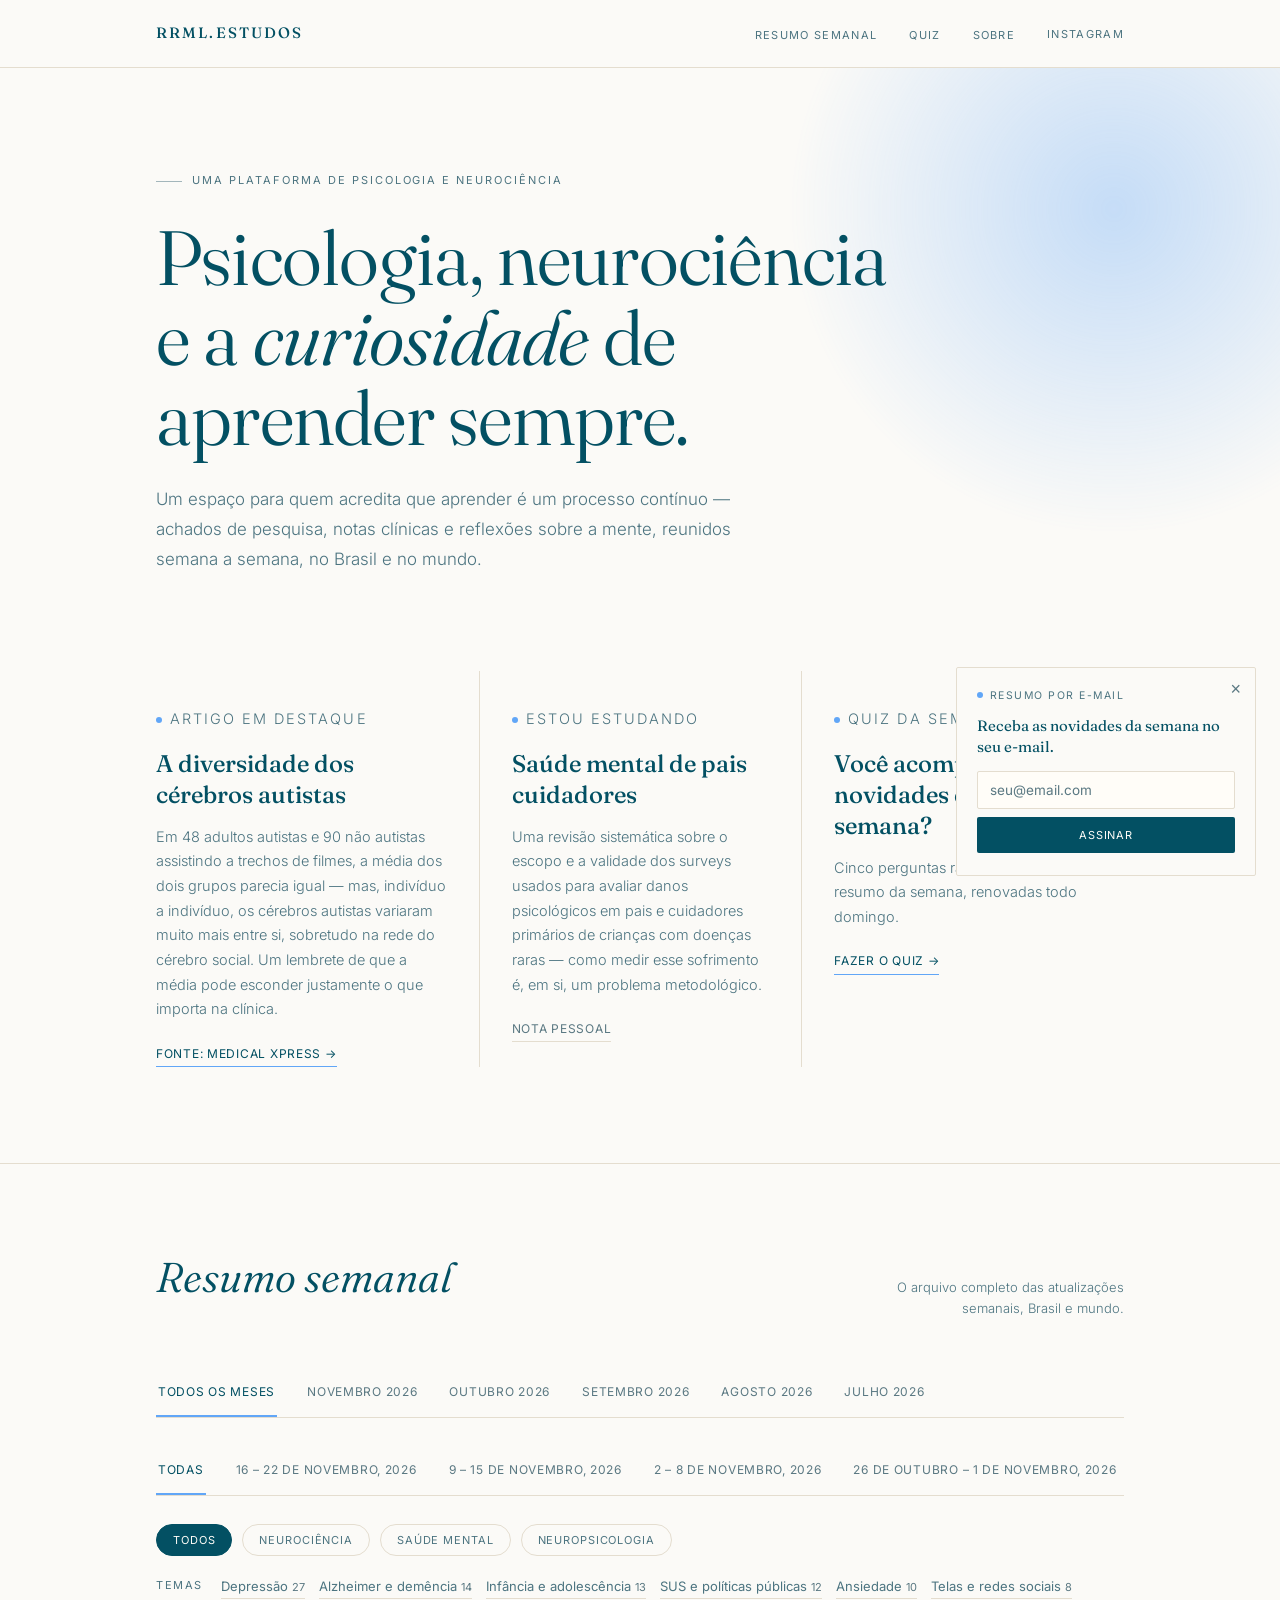
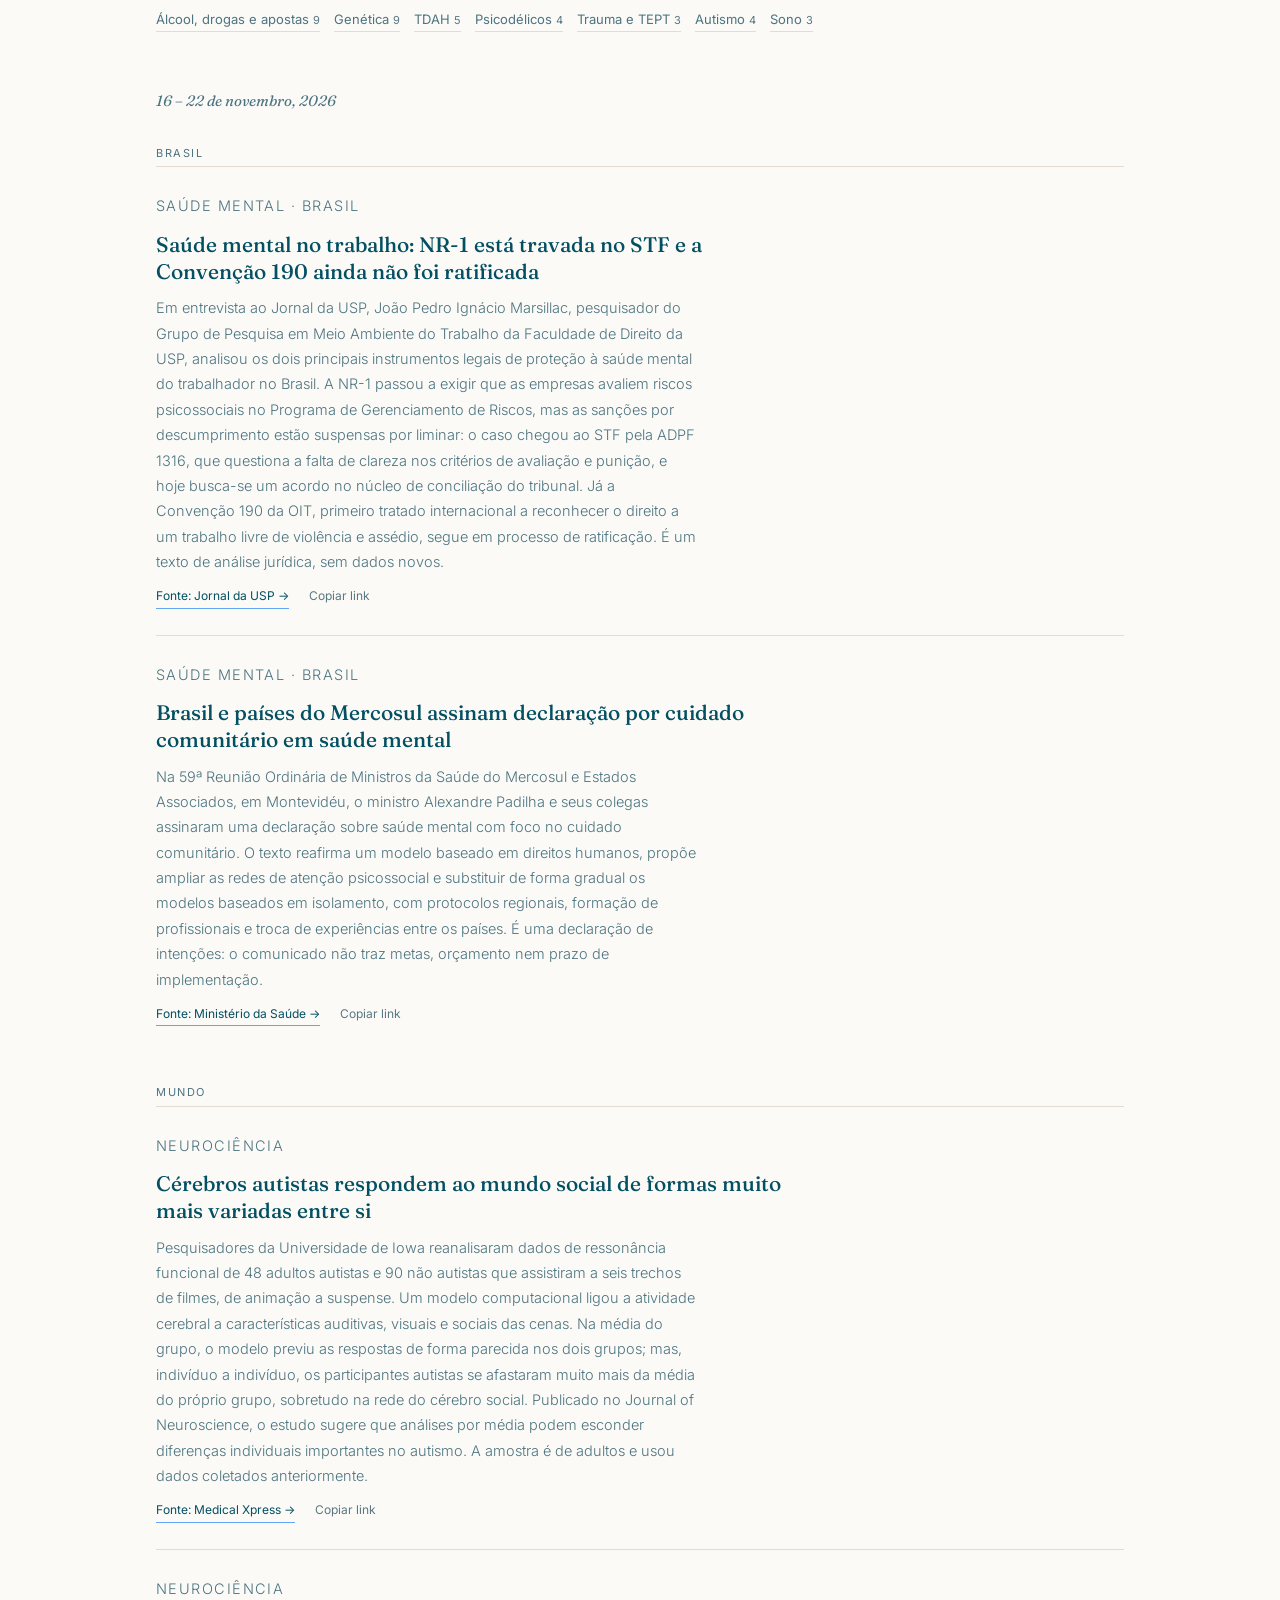
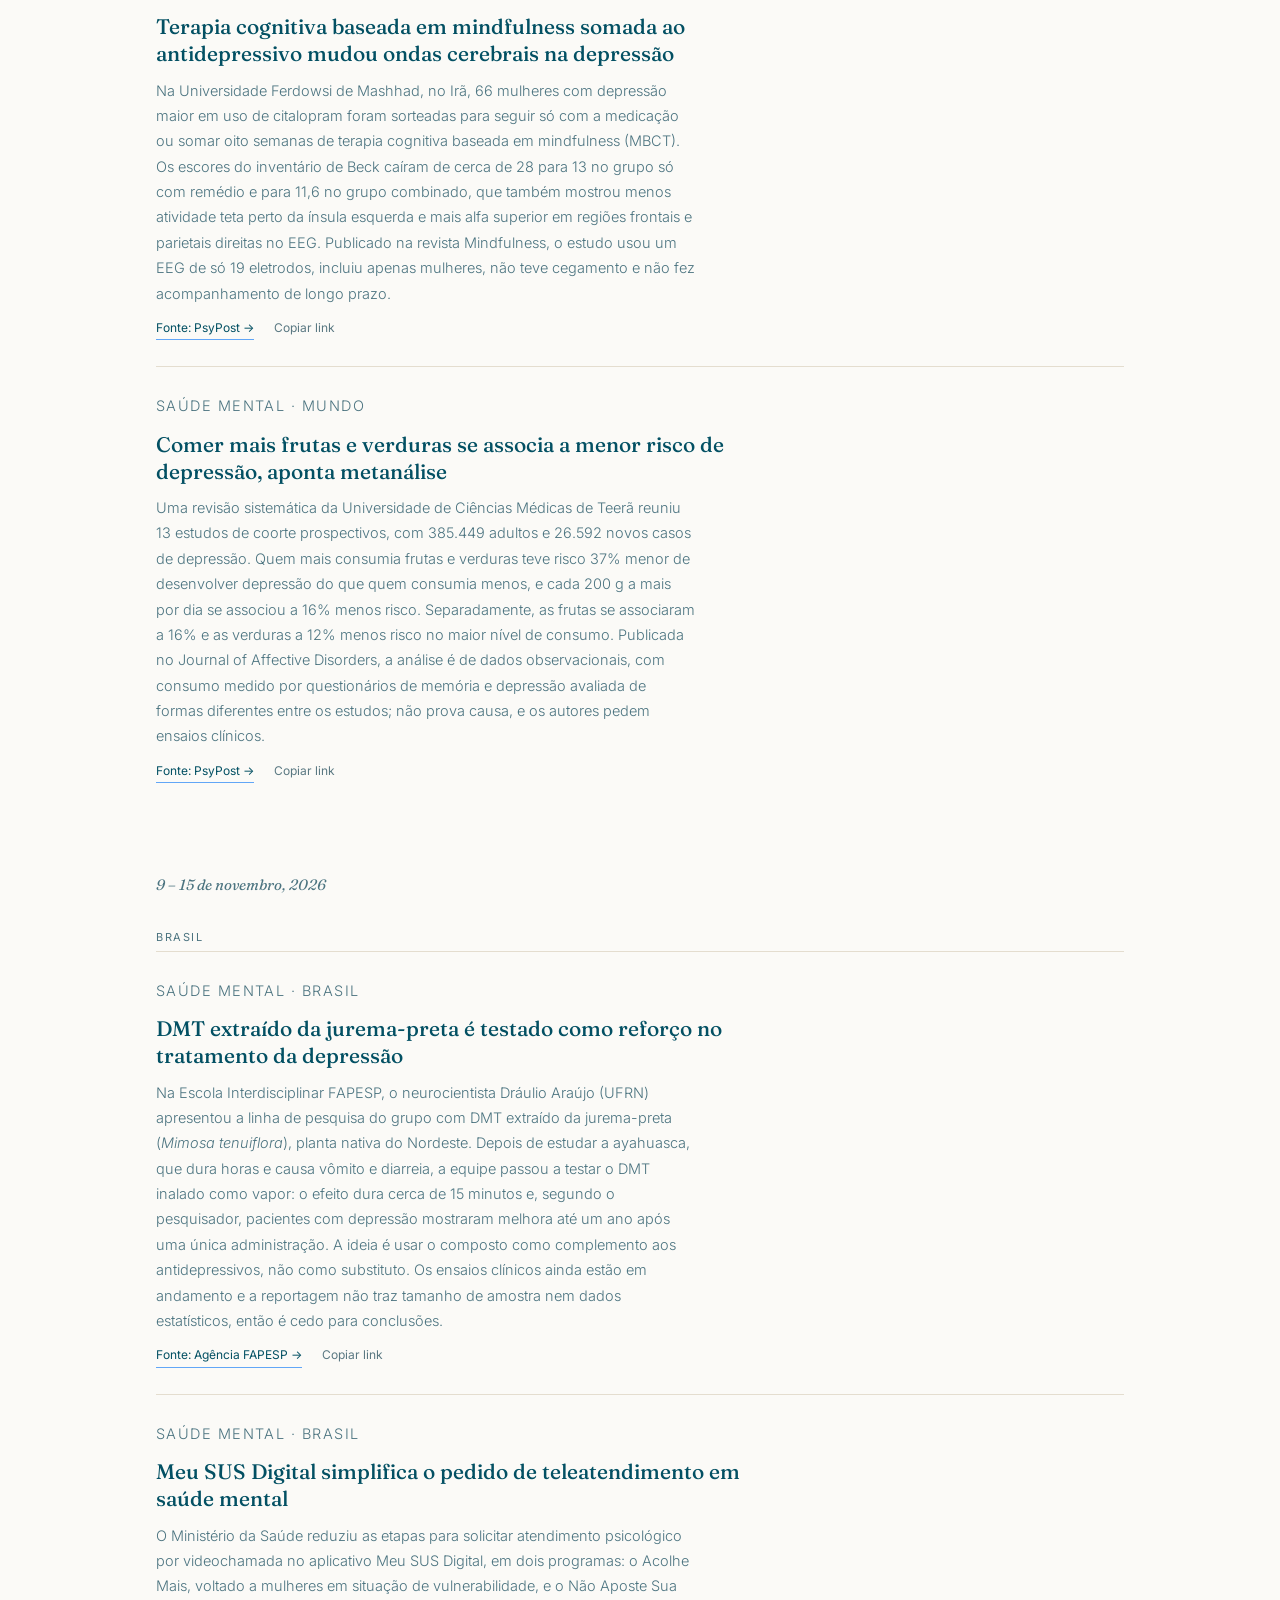
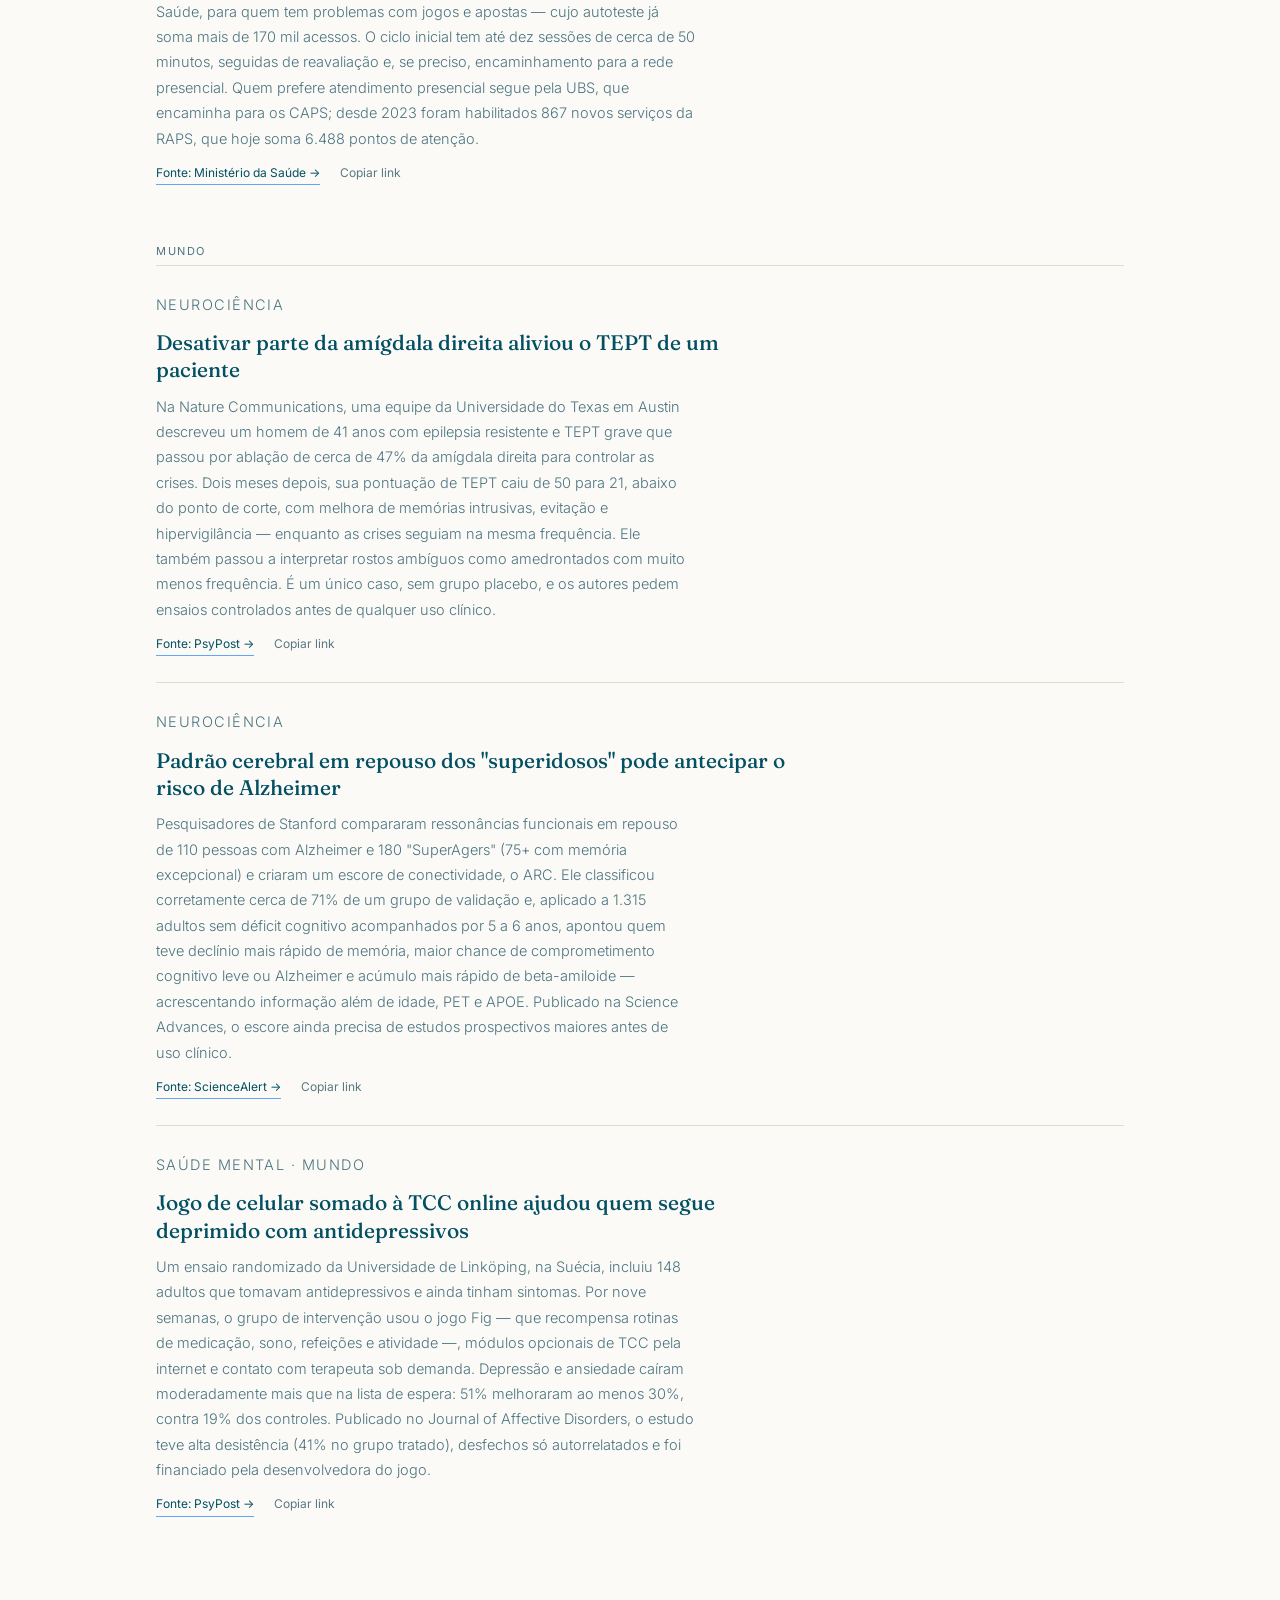
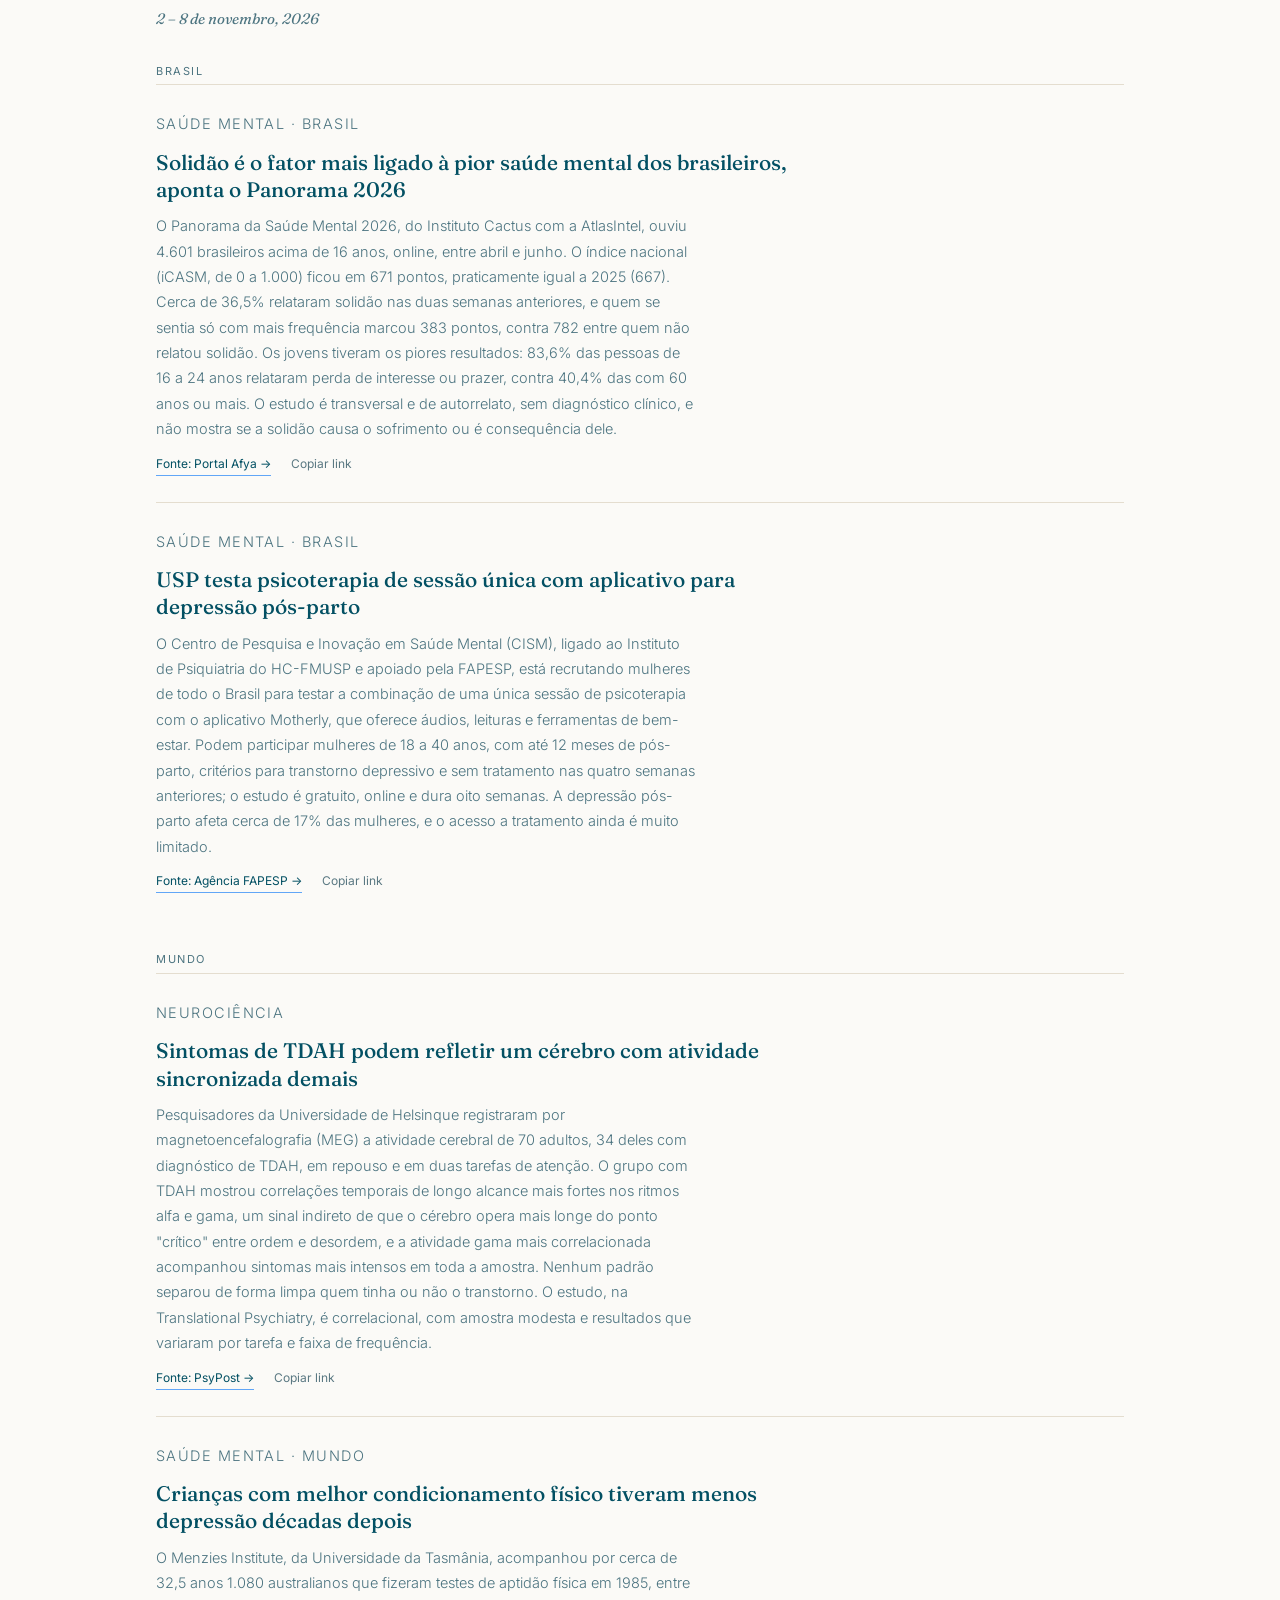
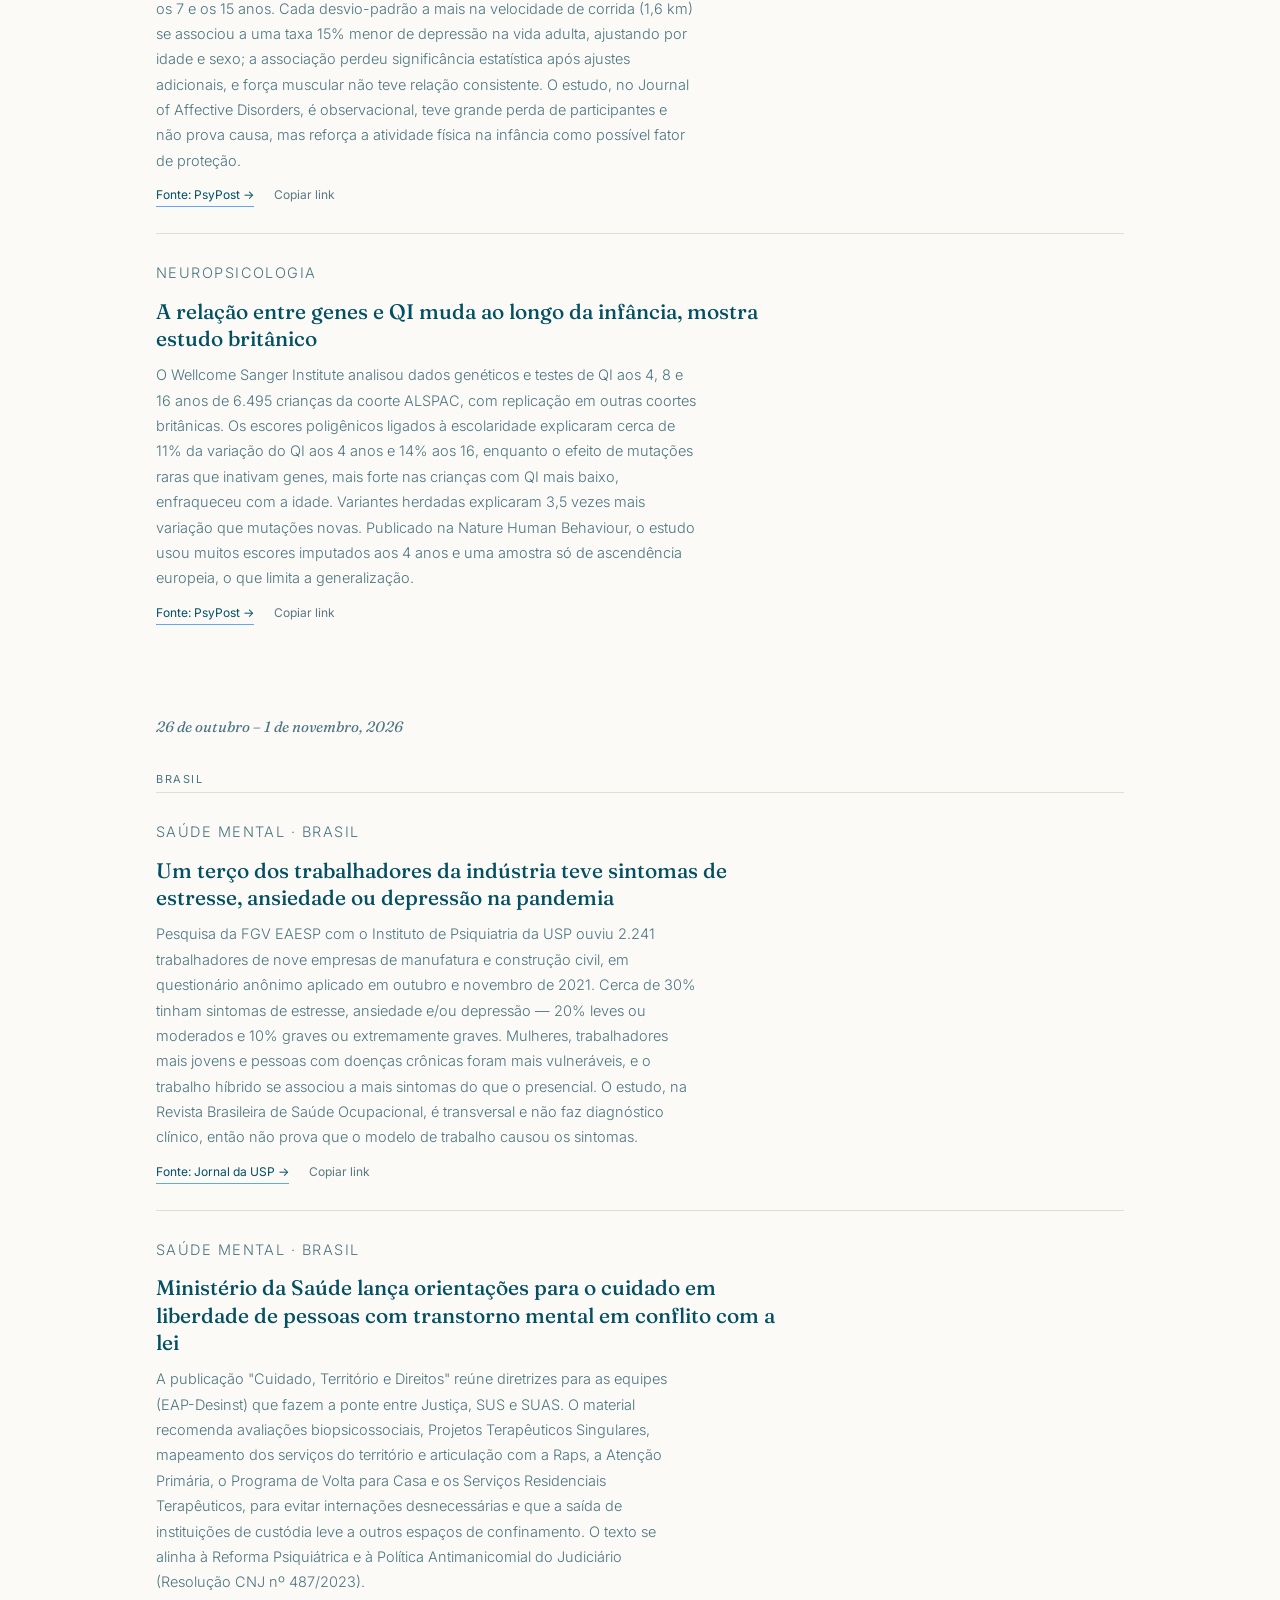
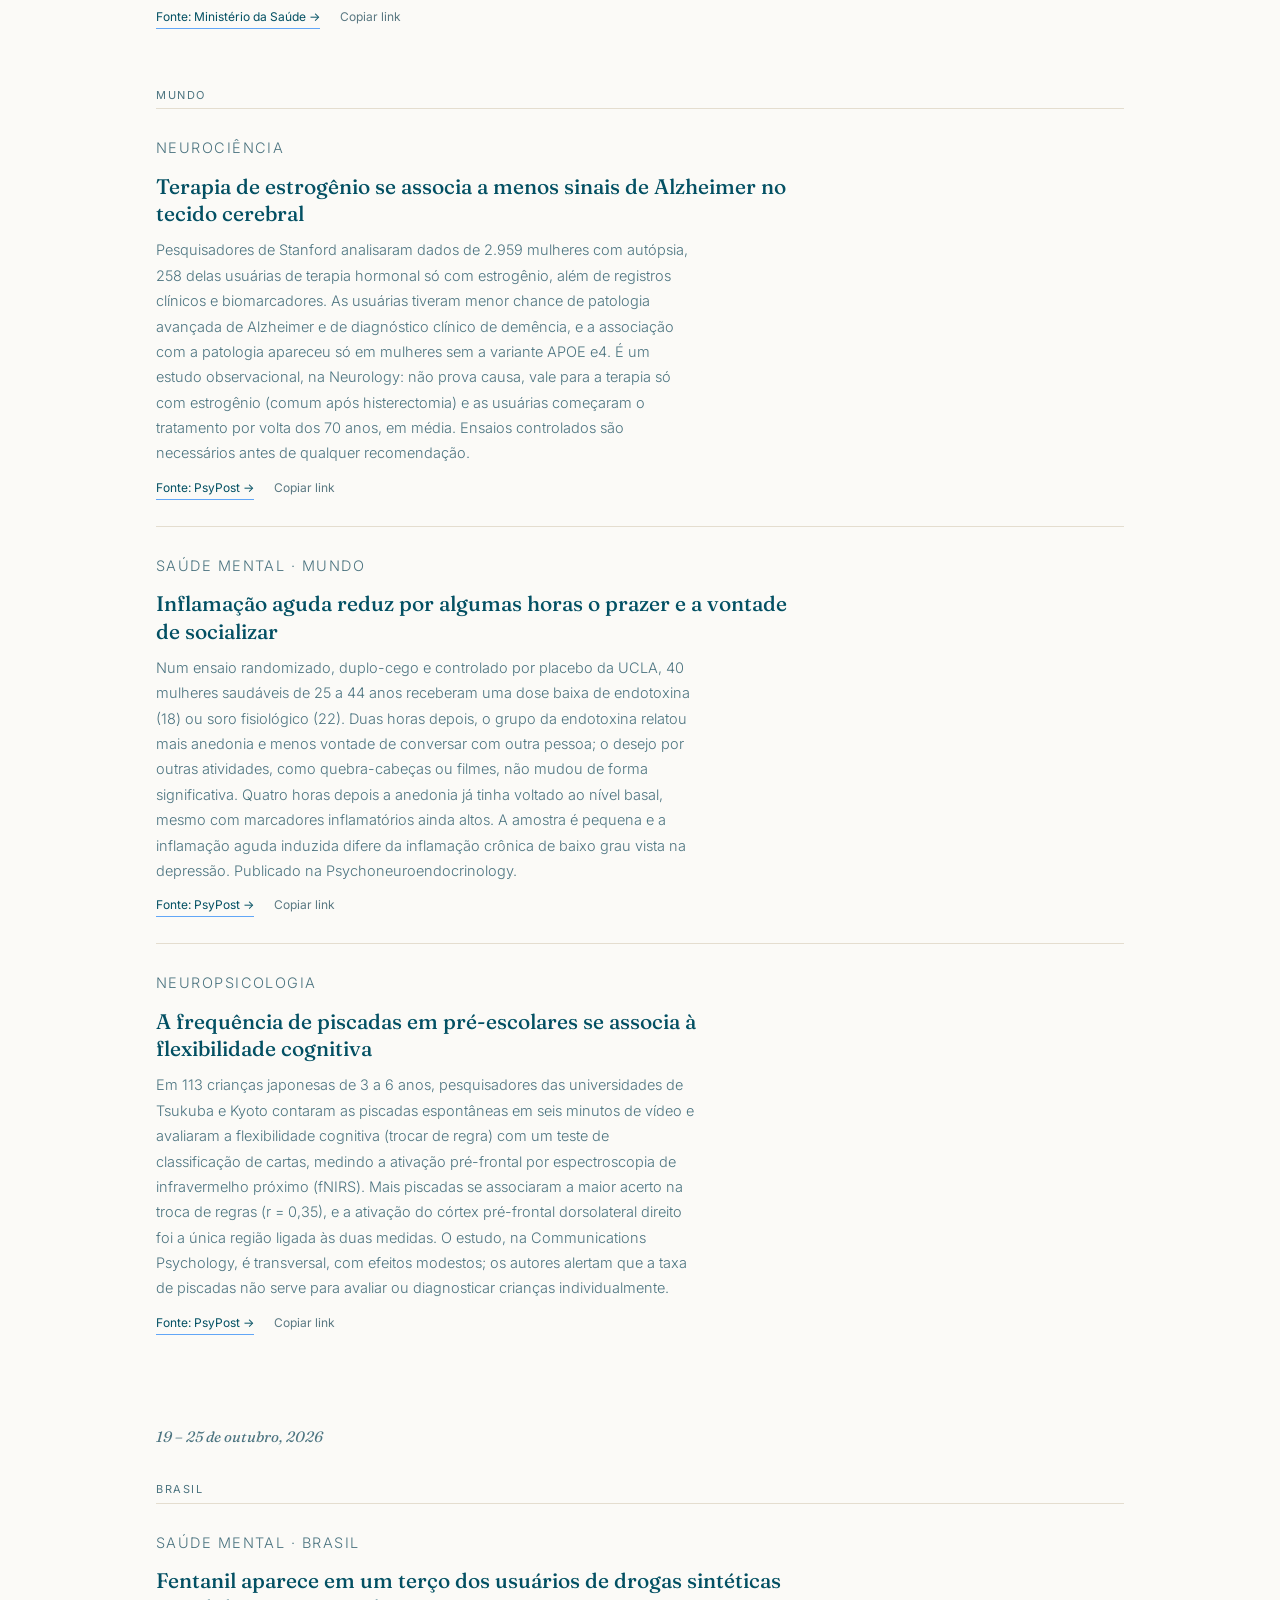
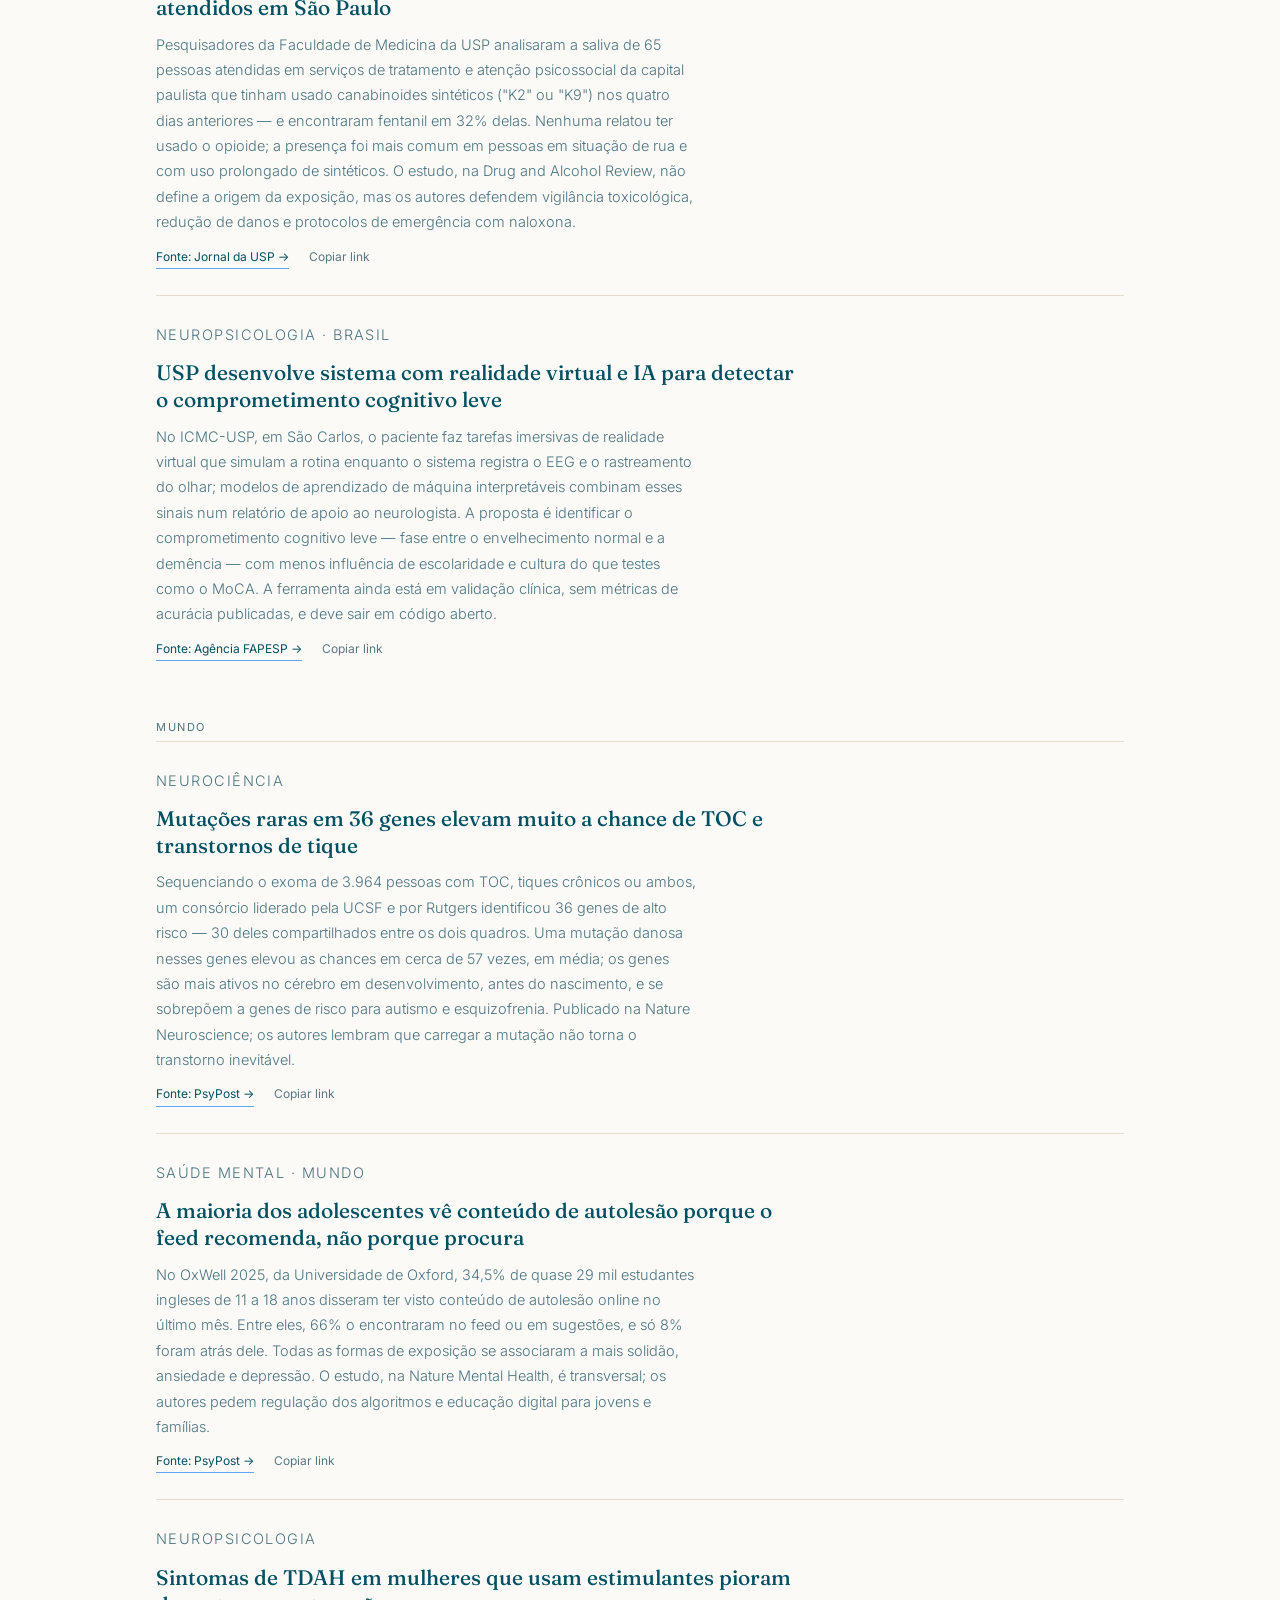
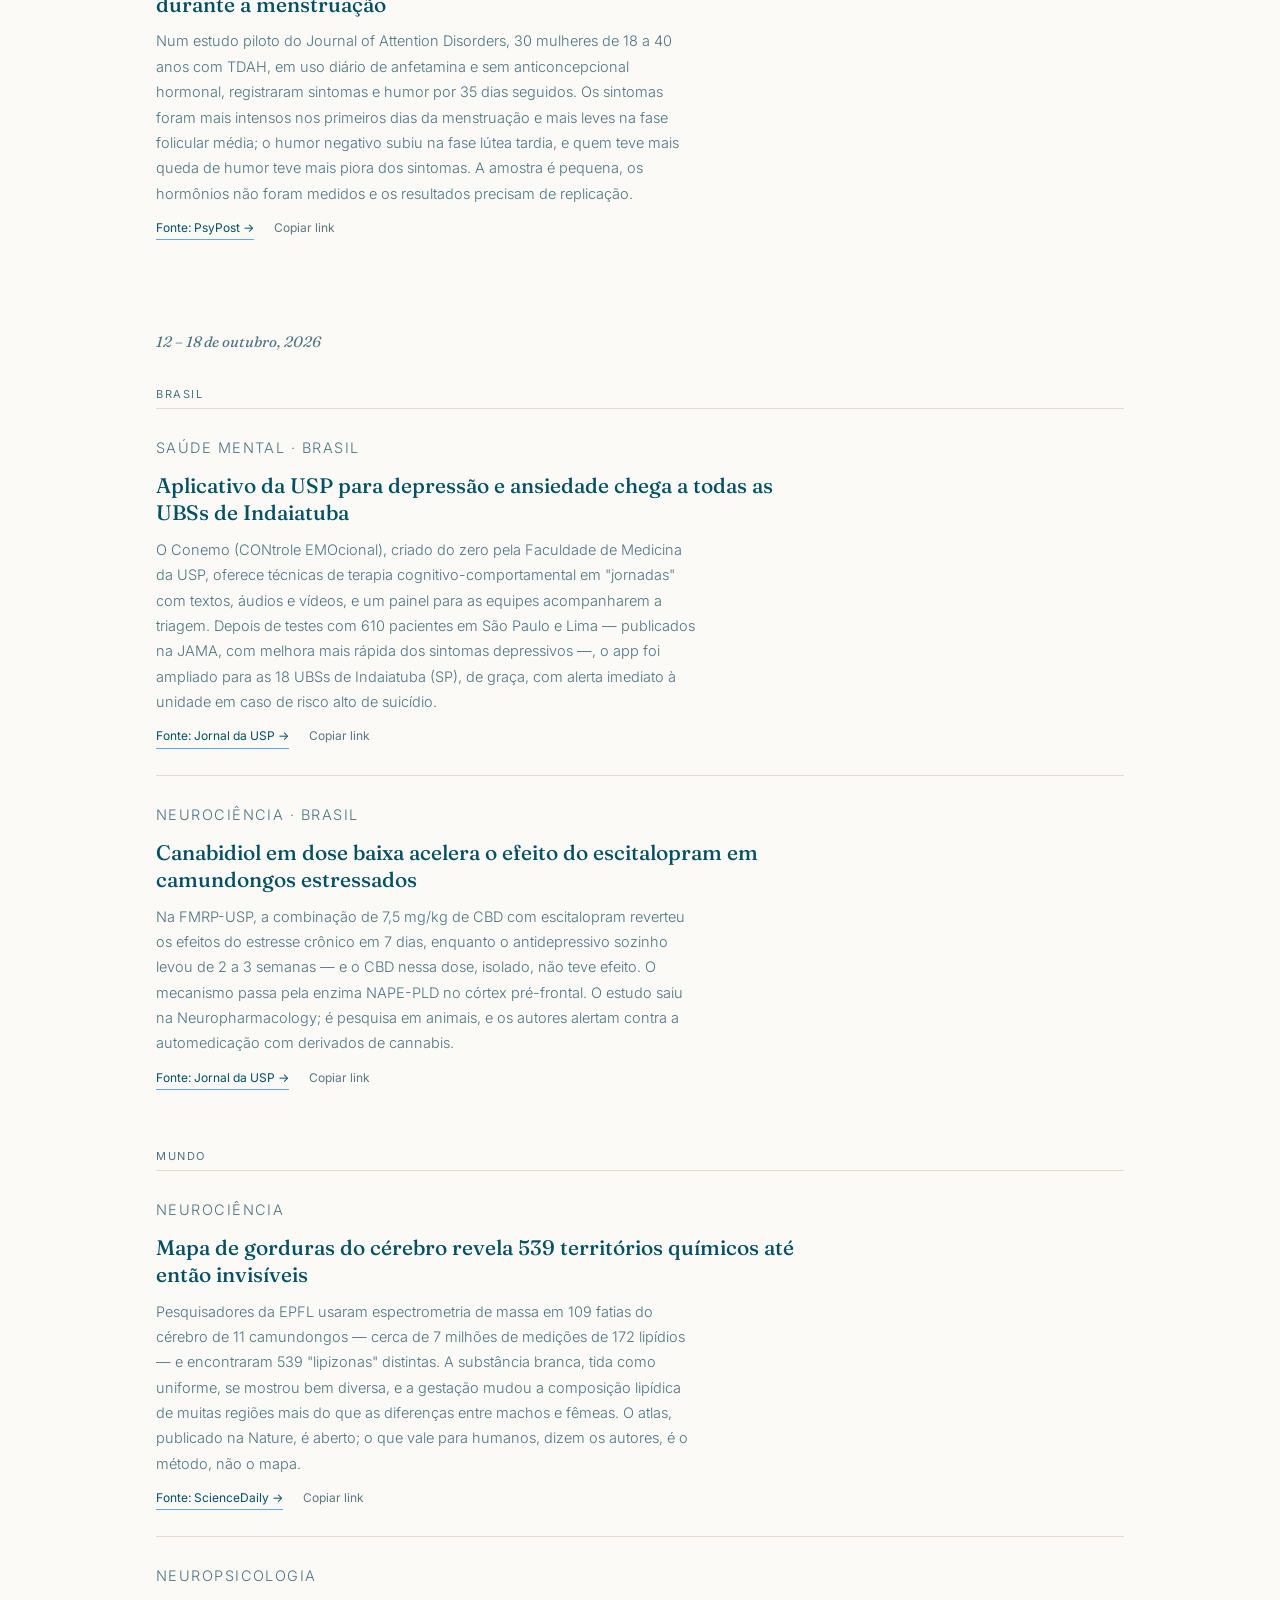
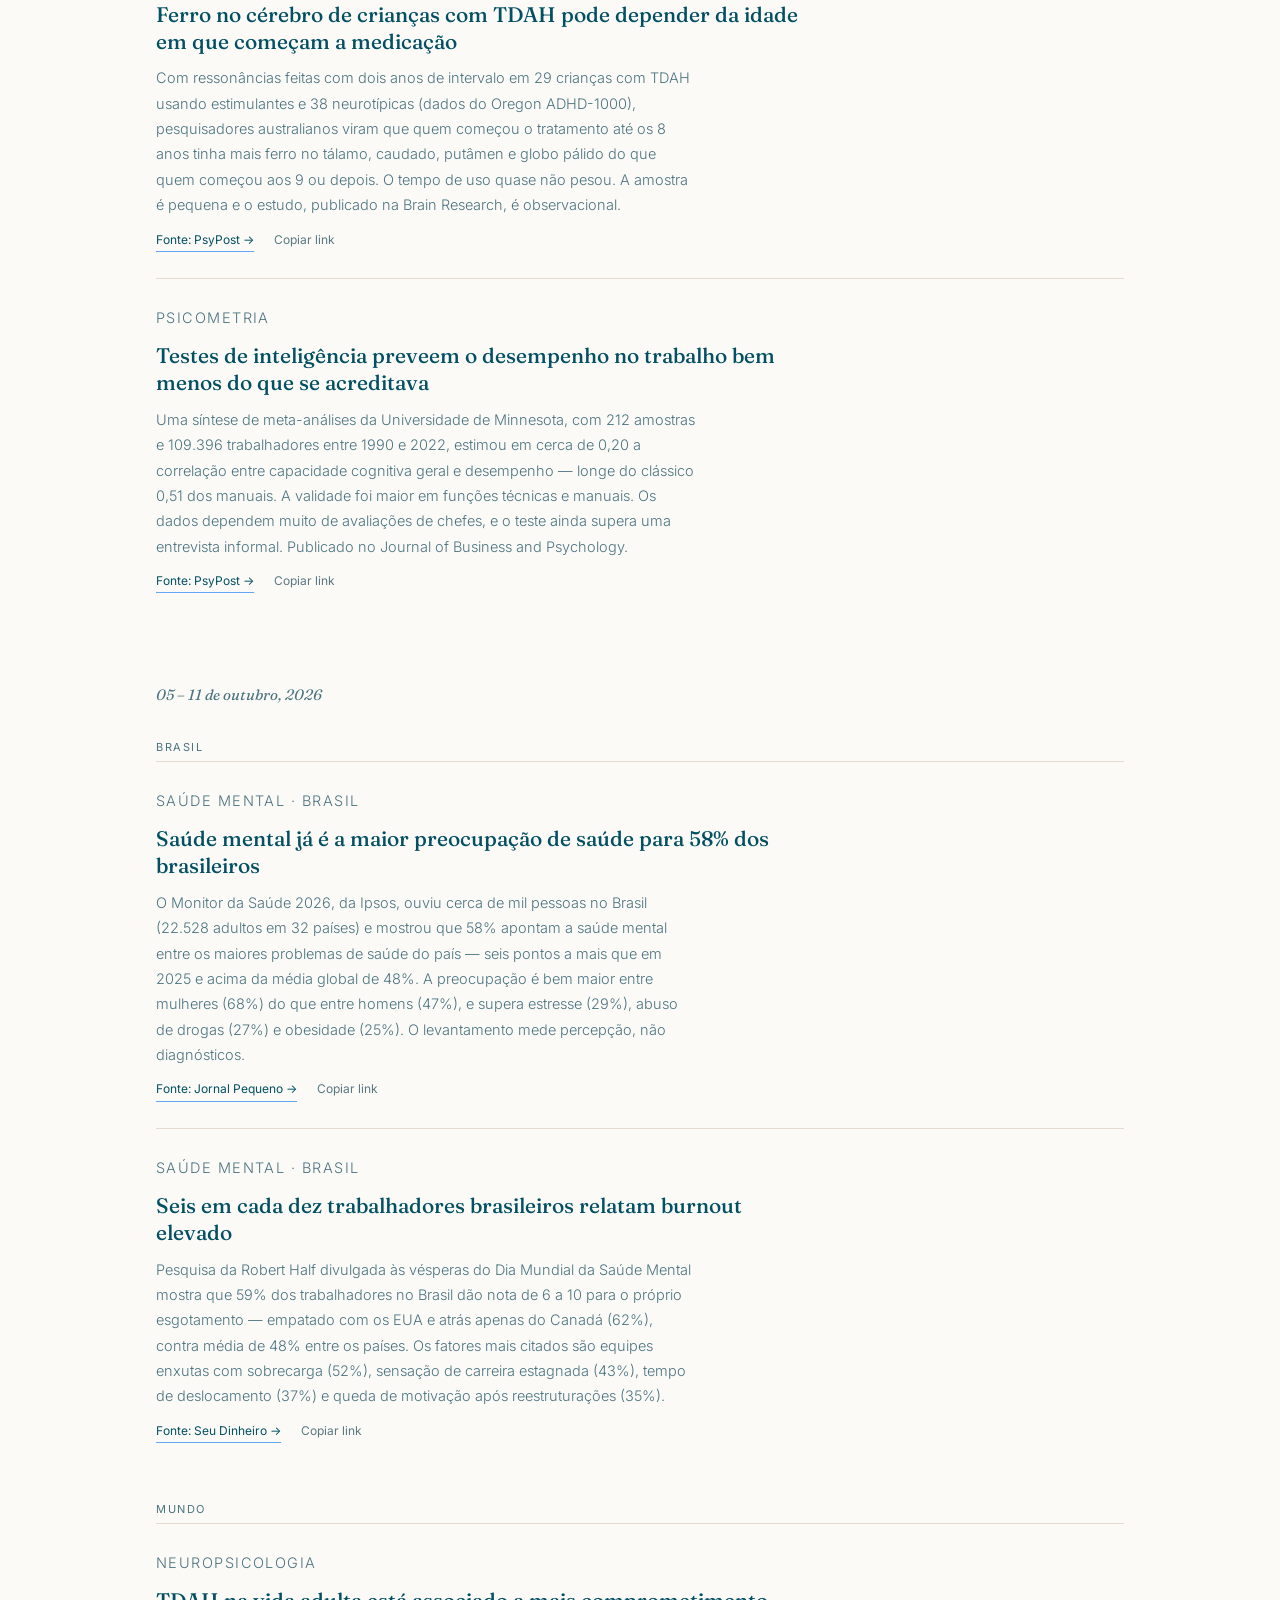
<file: index.html>
<!DOCTYPE html>
<html lang="pt-BR">
<head>
<meta charset="utf-8">
<meta name="viewport" content="width=device-width, initial-scale=1">
<title>rrml.estudos — uma plataforma de psicologia e neurociência</title>
<meta name="description" content="Psicologia, neuropsicologia e ciência, reunidas em um espaço para quem acredita que aprender é um processo contínuo.">
<link rel="icon" type="image/png" href="favicon.png?v=3">
<link rel="apple-touch-icon" href="apple-touch-icon.png?v=3">
<meta property="og:type" content="website">
<meta property="og:url" content="https://rrmlblog.github.io/rrml.estudos/">
<meta property="og:title" content="rrml.estudos — uma plataforma de psicologia e neurociência">
<meta property="og:description" content="Psicologia, neuropsicologia e ciência, reunidas em um espaço para quem acredita que aprender é um processo contínuo.">
<meta property="og:image" content="https://rrmlblog.github.io/rrml.estudos/og-image.png">
<meta name="twitter:card" content="summary_large_image">
<meta name="twitter:title" content="rrml.estudos — uma plataforma de psicologia e neurociência">
<meta name="twitter:description" content="Psicologia, neuropsicologia e ciência, reunidas em um espaço para quem acredita que aprender é um processo contínuo.">
<meta name="twitter:image" content="https://rrmlblog.github.io/rrml.estudos/og-image.png">
<link rel="stylesheet" href="styles.css">
</head>
<body data-accent="cornflower">

<nav class="site-nav">
  <div class="wrap">
    <a class="nav-mark" href="index.html">rrml.estudos</a>
    <ul class="nav-links">
      <li><a href="index.html#resumo-semanal">Resumo semanal</a></li>
      <li><a href="quiz.html">Quiz</a></li>
      <li><a href="sobre.html">Sobre</a></li>
      <li><a class="ig" href="https://www.instagram.com/rrml.estudos/" target="_blank" rel="noopener">Instagram</a></li>
    </ul>
  </div>
</nav>

<header class="hero">
  <div class="wrap">
    <p class="kicker">Uma plataforma de psicologia e neurociência</p>
    <h1>Psicologia, neurociência e a <em>curiosidade</em> de aprender sempre.</h1>
    <p class="hero-sub">Um espaço para quem acredita que aprender é um processo contínuo — achados de pesquisa, notas clínicas e reflexões sobre a mente, reunidos semana a semana, no Brasil e no mundo.</p>
  </div>
</header>

<section class="triptych">
  <div class="wrap">
    <div class="triptych-grid">

      <div class="triptych-item">
        <p class="triptych-label"><span class="dot"></span>Artigo em destaque</p>
        <h3>A diversidade dos cérebros autistas</h3>
        <p>Em 48 adultos autistas e 90 não autistas assistindo a trechos de filmes, a média dos dois grupos parecia igual — mas, indivíduo a indivíduo, os cérebros autistas variaram muito mais entre si, sobretudo na rede do cérebro social. Um lembrete de que a média pode esconder justamente o que importa na clínica.</p>
        <a class="triptych-link" href="https://medicalxpress.com/news/2026-11-people-autism-remarkable-variability-brain.html" target="_blank" rel="noopener">Fonte: Medical Xpress →</a>
      </div>

      <div class="triptych-item">
        <p class="triptych-label"><span class="dot"></span>Estou estudando</p>
        <h3>Saúde mental de pais cuidadores</h3>
        <p>Uma revisão sistemática sobre o escopo e a validade dos surveys usados para avaliar danos psicológicos em pais e cuidadores primários de crianças com doenças raras — como medir esse sofrimento é, em si, um problema metodológico.</p>
        <span class="triptych-link is-quiet">Nota pessoal</span>
      </div>

      <div class="triptych-item">
        <p class="triptych-label"><span class="dot"></span>Quiz da semana</p>
        <h3>Você acompanhou as novidades desta semana?</h3>
        <p>Cinco perguntas rápidas sobre o resumo da semana, renovadas todo domingo.</p>
        <a class="triptych-link" href="quiz.html">Fazer o quiz →</a>
      </div>

    </div>
  </div>
</section>

<main class="wrap" id="resumo-semanal">
  <div class="section-head">
    <h2>Resumo semanal</h2>
    <p class="section-note">O arquivo completo das atualizações semanais, Brasil e mundo.</p>
  </div>

  <div class="week-tabs" id="monthTabs"></div>
  <div class="week-tabs" id="weekTabs"></div>

  <div class="filters" id="filters">
    <button class="filter-btn active" data-filter="todos">Todos</button>
    <button class="filter-btn" data-filter="neuro">Neurociência</button>
    <button class="filter-btn" data-filter="saude">Saúde mental</button>
    <button class="filter-btn" data-filter="neuropsic">Neuropsicologia</button>
  </div>
  <div class="topics" id="topics" aria-label="Temas"><span class="topics-label">Temas</span></div>
  <p class="filter-status" id="filterStatus" aria-live="polite"></p>

  <!-- WEEKLY_POSTS_START -->
  <section class="week" id="week-2026-11-22" data-month="2026-11">
    <div class="week-date">16 – 22 de novembro, 2026</div>

    <div class="region" data-region="brasil">Brasil</div>
    <div class="entry" data-cat="saude" data-region="brasil">
      <p class="entry-kicker">Saúde mental · Brasil</p>
      <h3>Saúde mental no trabalho: NR-1 está travada no STF e a Convenção 190 ainda não foi ratificada</h3>
      <p>Em entrevista ao Jornal da USP, João Pedro Ignácio Marsillac, pesquisador do Grupo de Pesquisa em Meio Ambiente do Trabalho da Faculdade de Direito da USP, analisou os dois principais instrumentos legais de proteção à saúde mental do trabalhador no Brasil. A NR-1 passou a exigir que as empresas avaliem riscos psicossociais no Programa de Gerenciamento de Riscos, mas as sanções por descumprimento estão suspensas por liminar: o caso chegou ao STF pela ADPF 1316, que questiona a falta de clareza nos critérios de avaliação e punição, e hoje busca-se um acordo no núcleo de conciliação do tribunal. Já a Convenção 190 da OIT, primeiro tratado internacional a reconhecer o direito a um trabalho livre de violência e assédio, segue em processo de ratificação. É um texto de análise jurídica, sem dados novos.</p>
      <a class="source" href="https://jornal.usp.br/atualidades/saude-mental-no-trabalho-e-um-direito-nao-um-favor/" target="_blank" rel="noopener">Fonte: Jornal da USP →</a>
    </div>
    <div class="entry" data-cat="saude" data-region="brasil">
      <p class="entry-kicker">Saúde mental · Brasil</p>
      <h3>Brasil e países do Mercosul assinam declaração por cuidado comunitário em saúde mental</h3>
      <p>Na 59ª Reunião Ordinária de Ministros da Saúde do Mercosul e Estados Associados, em Montevidéu, o ministro Alexandre Padilha e seus colegas assinaram uma declaração sobre saúde mental com foco no cuidado comunitário. O texto reafirma um modelo baseado em direitos humanos, propõe ampliar as redes de atenção psicossocial e substituir de forma gradual os modelos baseados em isolamento, com protocolos regionais, formação de profissionais e troca de experiências entre os países. É uma declaração de intenções: o comunicado não traz metas, orçamento nem prazo de implementação.</p>
      <a class="source" href="https://www.gov.br/saude/pt-br/assuntos/noticias/2026/novembro/ministro-da-saude-participa-de-reuniao-do-mercosul-para-fortalecer-cooperacao-regional-em-saude" target="_blank" rel="noopener">Fonte: Ministério da Saúde →</a>
    </div>

    <div class="region" data-region="mundo">Mundo</div>
    <div class="entry" data-cat="neuro" data-region="mundo">
      <p class="entry-kicker">Neurociência</p>
      <h3>Cérebros autistas respondem ao mundo social de formas muito mais variadas entre si</h3>
      <p>Pesquisadores da Universidade de Iowa reanalisaram dados de ressonância funcional de 48 adultos autistas e 90 não autistas que assistiram a seis trechos de filmes, de animação a suspense. Um modelo computacional ligou a atividade cerebral a características auditivas, visuais e sociais das cenas. Na média do grupo, o modelo previu as respostas de forma parecida nos dois grupos; mas, indivíduo a indivíduo, os participantes autistas se afastaram muito mais da média do próprio grupo, sobretudo na rede do cérebro social. Publicado no Journal of Neuroscience, o estudo sugere que análises por média podem esconder diferenças individuais importantes no autismo. A amostra é de adultos e usou dados coletados anteriormente.</p>
      <a class="source" href="https://medicalxpress.com/news/2026-11-people-autism-remarkable-variability-brain.html" target="_blank" rel="noopener">Fonte: Medical Xpress →</a>
    </div>
    <div class="entry" data-cat="neuro" data-region="mundo">
      <p class="entry-kicker">Neurociência</p>
      <h3>Terapia cognitiva baseada em mindfulness somada ao antidepressivo mudou ondas cerebrais na depressão</h3>
      <p>Na Universidade Ferdowsi de Mashhad, no Irã, 66 mulheres com depressão maior em uso de citalopram foram sorteadas para seguir só com a medicação ou somar oito semanas de terapia cognitiva baseada em mindfulness (MBCT). Os escores do inventário de Beck caíram de cerca de 28 para 13 no grupo só com remédio e para 11,6 no grupo combinado, que também mostrou menos atividade teta perto da ínsula esquerda e mais alfa superior em regiões frontais e parietais direitas no EEG. Publicado na revista Mindfulness, o estudo usou um EEG de só 19 eletrodos, incluiu apenas mulheres, não teve cegamento e não fez acompanhamento de longo prazo.</p>
      <a class="source" href="https://www.psypost.org/mindfulness-therapy-alters-brain-waves-in-major-depressive-disorder/" target="_blank" rel="noopener">Fonte: PsyPost →</a>
    </div>
    <div class="entry" data-cat="saude" data-region="mundo">
      <p class="entry-kicker">Saúde mental · Mundo</p>
      <h3>Comer mais frutas e verduras se associa a menor risco de depressão, aponta metanálise</h3>
      <p>Uma revisão sistemática da Universidade de Ciências Médicas de Teerã reuniu 13 estudos de coorte prospectivos, com 385.449 adultos e 26.592 novos casos de depressão. Quem mais consumia frutas e verduras teve risco 37% menor de desenvolver depressão do que quem consumia menos, e cada 200 g a mais por dia se associou a 16% menos risco. Separadamente, as frutas se associaram a 16% e as verduras a 12% menos risco no maior nível de consumo. Publicada no Journal of Affective Disorders, a análise é de dados observacionais, com consumo medido por questionários de memória e depressão avaliada de formas diferentes entre os estudos; não prova causa, e os autores pedem ensaios clínicos.</p>
      <a class="source" href="https://www.psypost.org/eating-more-fruits-and-vegetables-is-linked-to-a-lower-risk-of-depression/" target="_blank" rel="noopener">Fonte: PsyPost →</a>
    </div>
  </section>
  <section class="week" id="week-2026-11-15" data-month="2026-11">
    <div class="week-date">9 – 15 de novembro, 2026</div>

    <div class="region" data-region="brasil">Brasil</div>
    <div class="entry" id="dmt-extraido-da-jurema-preta-e-testado-como-reforco-no" data-cat="saude" data-region="brasil">
      <p class="entry-kicker">Saúde mental · Brasil</p>
      <h3>DMT extraído da jurema-preta é testado como reforço no tratamento da depressão</h3>
      <p>Na Escola Interdisciplinar FAPESP, o neurocientista Dráulio Araújo (UFRN) apresentou a linha de pesquisa do grupo com DMT extraído da jurema-preta (<em>Mimosa tenuiflora</em>), planta nativa do Nordeste. Depois de estudar a ayahuasca, que dura horas e causa vômito e diarreia, a equipe passou a testar o DMT inalado como vapor: o efeito dura cerca de 15 minutos e, segundo o pesquisador, pacientes com depressão mostraram melhora até um ano após uma única administração. A ideia é usar o composto como complemento aos antidepressivos, não como substituto. Os ensaios clínicos ainda estão em andamento e a reportagem não traz tamanho de amostra nem dados estatísticos, então é cedo para conclusões.</p>
      <a class="source" href="https://agencia.fapesp.br/uso-de-psicodelico-no-tratamento-da-depressao-e-destaque-na-escola-interdisciplinar-fapesp/59597" target="_blank" rel="noopener">Fonte: Agência FAPESP →</a>
    </div>
    <div class="entry" id="meu-sus-digital-simplifica-o-pedido-de-teleatendimento-em" data-cat="saude" data-region="brasil">
      <p class="entry-kicker">Saúde mental · Brasil</p>
      <h3>Meu SUS Digital simplifica o pedido de teleatendimento em saúde mental</h3>
      <p>O Ministério da Saúde reduziu as etapas para solicitar atendimento psicológico por videochamada no aplicativo Meu SUS Digital, em dois programas: o Acolhe Mais, voltado a mulheres em situação de vulnerabilidade, e o Não Aposte Sua Saúde, para quem tem problemas com jogos e apostas — cujo autoteste já soma mais de 170 mil acessos. O ciclo inicial tem até dez sessões de cerca de 50 minutos, seguidas de reavaliação e, se preciso, encaminhamento para a rede presencial. Quem prefere atendimento presencial segue pela UBS, que encaminha para os CAPS; desde 2023 foram habilitados 867 novos serviços da RAPS, que hoje soma 6.488 pontos de atenção.</p>
      <a class="source" href="https://www.gov.br/saude/pt-br/assuntos/noticias/2026/novembro/ministerio-da-saude-facilita-acesso-a-teleatendimento-de-saude-mental-no-meu-sus-digital" target="_blank" rel="noopener">Fonte: Ministério da Saúde →</a>
    </div>

    <div class="region" data-region="mundo">Mundo</div>
    <div class="entry" id="desativar-parte-da-amigdala-direita-aliviou-o-tept-de-um" data-cat="neuro" data-region="mundo">
      <p class="entry-kicker">Neurociência</p>
      <h3>Desativar parte da amígdala direita aliviou o TEPT de um paciente</h3>
      <p>Na Nature Communications, uma equipe da Universidade do Texas em Austin descreveu um homem de 41 anos com epilepsia resistente e TEPT grave que passou por ablação de cerca de 47% da amígdala direita para controlar as crises. Dois meses depois, sua pontuação de TEPT caiu de 50 para 21, abaixo do ponto de corte, com melhora de memórias intrusivas, evitação e hipervigilância — enquanto as crises seguiam na mesma frequência. Ele também passou a interpretar rostos ambíguos como amedrontados com muito menos frequência. É um único caso, sem grupo placebo, e os autores pedem ensaios controlados antes de qualquer uso clínico.</p>
      <a class="source" href="https://www.psypost.org/new-case-study-offers-causal-evidence-linking-the-right-amygdala-to-ptsd/" target="_blank" rel="noopener">Fonte: PsyPost →</a>
    </div>
    <div class="entry" id="padrao-cerebral-em-repouso-dos-superidosos-pode-antecipar-o" data-cat="neuro" data-region="mundo">
      <p class="entry-kicker">Neurociência</p>
      <h3>Padrão cerebral em repouso dos "superidosos" pode antecipar o risco de Alzheimer</h3>
      <p>Pesquisadores de Stanford compararam ressonâncias funcionais em repouso de 110 pessoas com Alzheimer e 180 "SuperAgers" (75+ com memória excepcional) e criaram um escore de conectividade, o ARC. Ele classificou corretamente cerca de 71% de um grupo de validação e, aplicado a 1.315 adultos sem déficit cognitivo acompanhados por 5 a 6 anos, apontou quem teve declínio mais rápido de memória, maior chance de comprometimento cognitivo leve ou Alzheimer e acúmulo mais rápido de beta-amiloide — acrescentando informação além de idade, PET e APOE. Publicado na Science Advances, o escore ainda precisa de estudos prospectivos maiores antes de uso clínico.</p>
      <a class="source" href="https://www.sciencealert.com/stanford-scientists-discover-resting-brain-activity-may-predict-alzheimers-years-before-memory-decline" target="_blank" rel="noopener">Fonte: ScienceAlert →</a>
    </div>
    <div class="entry" id="jogo-de-celular-somado-a-tcc-online-ajudou-quem-segue" data-cat="saude" data-region="mundo">
      <p class="entry-kicker">Saúde mental · Mundo</p>
      <h3>Jogo de celular somado à TCC online ajudou quem segue deprimido com antidepressivos</h3>
      <p>Um ensaio randomizado da Universidade de Linköping, na Suécia, incluiu 148 adultos que tomavam antidepressivos e ainda tinham sintomas. Por nove semanas, o grupo de intervenção usou o jogo Fig — que recompensa rotinas de medicação, sono, refeições e atividade —, módulos opcionais de TCC pela internet e contato com terapeuta sob demanda. Depressão e ansiedade caíram moderadamente mais que na lista de espera: 51% melhoraram ao menos 30%, contra 19% dos controles. Publicado no Journal of Affective Disorders, o estudo teve alta desistência (41% no grupo tratado), desfechos só autorrelatados e foi financiado pela desenvolvedora do jogo.</p>
      <a class="source" href="https://www.psypost.org/smartphone-game-shows-promise-as-an-add-on-to-antidepressants/" target="_blank" rel="noopener">Fonte: PsyPost →</a>
    </div>
  </section>
  <section class="week" id="week-2026-11-08" data-month="2026-11">
    <div class="week-date">2 – 8 de novembro, 2026</div>

    <div class="region" data-region="brasil">Brasil</div>
    <div class="entry" id="solidao-e-o-fator-mais-ligado-a-pior-saude-mental-dos" data-cat="saude" data-region="brasil">
      <p class="entry-kicker">Saúde mental · Brasil</p>
      <h3>Solidão é o fator mais ligado à pior saúde mental dos brasileiros, aponta o Panorama 2026</h3>
      <p>O Panorama da Saúde Mental 2026, do Instituto Cactus com a AtlasIntel, ouviu 4.601 brasileiros acima de 16 anos, online, entre abril e junho. O índice nacional (iCASM, de 0 a 1.000) ficou em 671 pontos, praticamente igual a 2025 (667). Cerca de 36,5% relataram solidão nas duas semanas anteriores, e quem se sentia só com mais frequência marcou 383 pontos, contra 782 entre quem não relatou solidão. Os jovens tiveram os piores resultados: 83,6% das pessoas de 16 a 24 anos relataram perda de interesse ou prazer, contra 40,4% das com 60 anos ou mais. O estudo é transversal e de autorrelato, sem diagnóstico clínico, e não mostra se a solidão causa o sofrimento ou é consequência dele.</p>
      <a class="source" href="https://portal.afya.com.br/psiquiatria/saude-mental-no-brasil-revela-diferencas-importantes-entre-faixas-etarias" target="_blank" rel="noopener">Fonte: Portal Afya →</a>
    </div>
    <div class="entry" id="usp-testa-psicoterapia-de-sessao-unica-com-aplicativo-para" data-cat="saude" data-region="brasil">
      <p class="entry-kicker">Saúde mental · Brasil</p>
      <h3>USP testa psicoterapia de sessão única com aplicativo para depressão pós-parto</h3>
      <p>O Centro de Pesquisa e Inovação em Saúde Mental (CISM), ligado ao Instituto de Psiquiatria do HC-FMUSP e apoiado pela FAPESP, está recrutando mulheres de todo o Brasil para testar a combinação de uma única sessão de psicoterapia com o aplicativo Motherly, que oferece áudios, leituras e ferramentas de bem-estar. Podem participar mulheres de 18 a 40 anos, com até 12 meses de pós-parto, critérios para transtorno depressivo e sem tratamento nas quatro semanas anteriores; o estudo é gratuito, online e dura oito semanas. A depressão pós-parto afeta cerca de 17% das mulheres, e o acesso a tratamento ainda é muito limitado.</p>
      <a class="source" href="https://agencia.fapesp.br/index.php/estudo-busca-voluntarias-com-depressao-pos-parto-para-testar-nova-abordagem-terapeutica/59582" target="_blank" rel="noopener">Fonte: Agência FAPESP →</a>
    </div>

    <div class="region" data-region="mundo">Mundo</div>
    <div class="entry" id="sintomas-de-tdah-podem-refletir-um-cerebro-com-atividade" data-cat="neuro" data-region="mundo">
      <p class="entry-kicker">Neurociência</p>
      <h3>Sintomas de TDAH podem refletir um cérebro com atividade sincronizada demais</h3>
      <p>Pesquisadores da Universidade de Helsinque registraram por magnetoencefalografia (MEG) a atividade cerebral de 70 adultos, 34 deles com diagnóstico de TDAH, em repouso e em duas tarefas de atenção. O grupo com TDAH mostrou correlações temporais de longo alcance mais fortes nos ritmos alfa e gama, um sinal indireto de que o cérebro opera mais longe do ponto "crítico" entre ordem e desordem, e a atividade gama mais correlacionada acompanhou sintomas mais intensos em toda a amostra. Nenhum padrão separou de forma limpa quem tinha ou não o transtorno. O estudo, na Translational Psychiatry, é correlacional, com amostra modesta e resultados que variaram por tarefa e faixa de frequência.</p>
      <a class="source" href="https://www.psypost.org/adhd-symptoms-may-reflect-a-brain-shifting-toward-overly-synchronized-activity-study-suggests/" target="_blank" rel="noopener">Fonte: PsyPost →</a>
    </div>
    <div class="entry" id="criancas-com-melhor-condicionamento-fisico-tiveram-menos" data-cat="saude" data-region="mundo">
      <p class="entry-kicker">Saúde mental · Mundo</p>
      <h3>Crianças com melhor condicionamento físico tiveram menos depressão décadas depois</h3>
      <p>O Menzies Institute, da Universidade da Tasmânia, acompanhou por cerca de 32,5 anos 1.080 australianos que fizeram testes de aptidão física em 1985, entre os 7 e os 15 anos. Cada desvio-padrão a mais na velocidade de corrida (1,6 km) se associou a uma taxa 15% menor de depressão na vida adulta, ajustando por idade e sexo; a associação perdeu significância estatística após ajustes adicionais, e força muscular não teve relação consistente. O estudo, no Journal of Affective Disorders, é observacional, teve grande perda de participantes e não prova causa, mas reforça a atividade física na infância como possível fator de proteção.</p>
      <a class="source" href="https://www.psypost.org/fitter-kids-face-a-lower-risk-of-depression-decades-later-study-suggests/" target="_blank" rel="noopener">Fonte: PsyPost →</a>
    </div>
    <div class="entry" id="a-relacao-entre-genes-e-qi-muda-ao-longo-da-infancia-mostra" data-cat="neuropsic" data-region="mundo">
      <p class="entry-kicker">Neuropsicologia</p>
      <h3>A relação entre genes e QI muda ao longo da infância, mostra estudo britânico</h3>
      <p>O Wellcome Sanger Institute analisou dados genéticos e testes de QI aos 4, 8 e 16 anos de 6.495 crianças da coorte ALSPAC, com replicação em outras coortes britânicas. Os escores poligênicos ligados à escolaridade explicaram cerca de 11% da variação do QI aos 4 anos e 14% aos 16, enquanto o efeito de mutações raras que inativam genes, mais forte nas crianças com QI mais baixo, enfraqueceu com a idade. Variantes herdadas explicaram 3,5 vezes mais variação que mutações novas. Publicado na Nature Human Behaviour, o estudo usou muitos escores imputados aos 4 anos e uma amostra só de ascendência europeia, o que limita a generalização.</p>
      <a class="source" href="https://www.psypost.org/the-link-between-genes-and-kids-iq-shifts-as-they-grow-up-large-study-finds/" target="_blank" rel="noopener">Fonte: PsyPost →</a>
    </div>
  </section>
  <section class="week" id="week-2026-11-01" data-month="2026-11">
    <div class="week-date">26 de outubro – 1 de novembro, 2026</div>

    <div class="region" data-region="brasil">Brasil</div>
    <div class="entry" id="um-terco-dos-trabalhadores-da-industria-teve-sintomas-de" data-cat="saude" data-region="brasil">
      <p class="entry-kicker">Saúde mental · Brasil</p>
      <h3>Um terço dos trabalhadores da indústria teve sintomas de estresse, ansiedade ou depressão na pandemia</h3>
      <p>Pesquisa da FGV EAESP com o Instituto de Psiquiatria da USP ouviu 2.241 trabalhadores de nove empresas de manufatura e construção civil, em questionário anônimo aplicado em outubro e novembro de 2021. Cerca de 30% tinham sintomas de estresse, ansiedade e/ou depressão — 20% leves ou moderados e 10% graves ou extremamente graves. Mulheres, trabalhadores mais jovens e pessoas com doenças crônicas foram mais vulneráveis, e o trabalho híbrido se associou a mais sintomas do que o presencial. O estudo, na Revista Brasileira de Saúde Ocupacional, é transversal e não faz diagnóstico clínico, então não prova que o modelo de trabalho causou os sintomas.</p>
      <a class="source" href="https://jornal.usp.br/ciencias/um-terco-dos-trabalhadores-da-industria-teve-sintomas-de-estresse-ansiedade-ou-depressao-pos-pandemia/" target="_blank" rel="noopener">Fonte: Jornal da USP →</a>
    </div>
    <div class="entry" id="ministerio-da-saude-lanca-orientacoes-para-o-cuidado-em" data-cat="saude" data-region="brasil">
      <p class="entry-kicker">Saúde mental · Brasil</p>
      <h3>Ministério da Saúde lança orientações para o cuidado em liberdade de pessoas com transtorno mental em conflito com a lei</h3>
      <p>A publicação "Cuidado, Território e Direitos" reúne diretrizes para as equipes (EAP-Desinst) que fazem a ponte entre Justiça, SUS e SUAS. O material recomenda avaliações biopsicossociais, Projetos Terapêuticos Singulares, mapeamento dos serviços do território e articulação com a Raps, a Atenção Primária, o Programa de Volta para Casa e os Serviços Residenciais Terapêuticos, para evitar internações desnecessárias e que a saída de instituições de custódia leve a outros espaços de confinamento. O texto se alinha à Reforma Psiquiátrica e à Política Antimanicomial do Judiciário (Resolução CNJ nº 487/2023).</p>
      <a class="source" href="https://www.gov.br/saude/pt-br/assuntos/noticias/2026/outubro/ministerio-da-saude-lanca-orientacoes-para-fortalecer-o-cuidado-em-liberdade-de-pessoas-com-transtorno-mental-em-conflito-com-a-lei" target="_blank" rel="noopener">Fonte: Ministério da Saúde →</a>
    </div>

    <div class="region" data-region="mundo">Mundo</div>
    <div class="entry" id="terapia-de-estrogenio-se-associa-a-menos-sinais-de-alzheimer" data-cat="neuro" data-region="mundo">
      <p class="entry-kicker">Neurociência</p>
      <h3>Terapia de estrogênio se associa a menos sinais de Alzheimer no tecido cerebral</h3>
      <p>Pesquisadores de Stanford analisaram dados de 2.959 mulheres com autópsia, 258 delas usuárias de terapia hormonal só com estrogênio, além de registros clínicos e biomarcadores. As usuárias tiveram menor chance de patologia avançada de Alzheimer e de diagnóstico clínico de demência, e a associação com a patologia apareceu só em mulheres sem a variante APOE e4. É um estudo observacional, na Neurology: não prova causa, vale para a terapia só com estrogênio (comum após histerectomia) e as usuárias começaram o tratamento por volta dos 70 anos, em média. Ensaios controlados são necessários antes de qualquer recomendação.</p>
      <a class="source" href="https://www.psypost.org/estrogen-therapy-linked-to-fewer-signs-of-alzheimer-s-disease-in-brain-tissue/" target="_blank" rel="noopener">Fonte: PsyPost →</a>
    </div>
    <div class="entry" id="inflamacao-aguda-reduz-por-algumas-horas-o-prazer-e-a" data-cat="saude" data-region="mundo">
      <p class="entry-kicker">Saúde mental · Mundo</p>
      <h3>Inflamação aguda reduz por algumas horas o prazer e a vontade de socializar</h3>
      <p>Num ensaio randomizado, duplo-cego e controlado por placebo da UCLA, 40 mulheres saudáveis de 25 a 44 anos receberam uma dose baixa de endotoxina (18) ou soro fisiológico (22). Duas horas depois, o grupo da endotoxina relatou mais anedonia e menos vontade de conversar com outra pessoa; o desejo por outras atividades, como quebra-cabeças ou filmes, não mudou de forma significativa. Quatro horas depois a anedonia já tinha voltado ao nível basal, mesmo com marcadores inflamatórios ainda altos. A amostra é pequena e a inflamação aguda induzida difere da inflamação crônica de baixo grau vista na depressão. Publicado na Psychoneuroendocrinology.</p>
      <a class="source" href="https://www.psypost.org/inflammation-briefly-dampens-pleasure-and-the-desire-to-socialize-placebo-controlled-study-finds/" target="_blank" rel="noopener">Fonte: PsyPost →</a>
    </div>
    <div class="entry" id="a-frequencia-de-piscadas-em-pre-escolares-se-associa-a" data-cat="neuropsic" data-region="mundo">
      <p class="entry-kicker">Neuropsicologia</p>
      <h3>A frequência de piscadas em pré-escolares se associa à flexibilidade cognitiva</h3>
      <p>Em 113 crianças japonesas de 3 a 6 anos, pesquisadores das universidades de Tsukuba e Kyoto contaram as piscadas espontâneas em seis minutos de vídeo e avaliaram a flexibilidade cognitiva (trocar de regra) com um teste de classificação de cartas, medindo a ativação pré-frontal por espectroscopia de infravermelho próximo (fNIRS). Mais piscadas se associaram a maior acerto na troca de regras (r = 0,35), e a ativação do córtex pré-frontal dorsolateral direito foi a única região ligada às duas medidas. O estudo, na Communications Psychology, é transversal, com efeitos modestos; os autores alertam que a taxa de piscadas não serve para avaliar ou diagnosticar crianças individualmente.</p>
      <a class="source" href="https://www.psypost.org/scientists-find-a-surprising-clue-to-how-well-preschoolers-can-switch-mental-gears/" target="_blank" rel="noopener">Fonte: PsyPost →</a>
    </div>
  </section>
  <section class="week" id="week-2026-10-25" data-month="2026-10">
    <div class="week-date">19 – 25 de outubro, 2026</div>

    <div class="region" data-region="brasil">Brasil</div>
    <div class="entry" id="fentanil-aparece-em-um-terco-dos-usuarios-de-drogas" data-cat="saude" data-region="brasil">
      <p class="entry-kicker">Saúde mental · Brasil</p>
      <h3>Fentanil aparece em um terço dos usuários de drogas sintéticas atendidos em São Paulo</h3>
      <p>Pesquisadores da Faculdade de Medicina da USP analisaram a saliva de 65 pessoas atendidas em serviços de tratamento e atenção psicossocial da capital paulista que tinham usado canabinoides sintéticos ("K2" ou "K9") nos quatro dias anteriores — e encontraram fentanil em 32% delas. Nenhuma relatou ter usado o opioide; a presença foi mais comum em pessoas em situação de rua e com uso prolongado de sintéticos. O estudo, na Drug and Alcohol Review, não define a origem da exposição, mas os autores defendem vigilância toxicológica, redução de danos e protocolos de emergência com naloxona.</p>
      <a class="source" href="https://jornal.usp.br/ciencias/substancia-de-alto-risco-a-vida-fentanil-e-detectado-em-um-terco-de-usuarios-de-drogas-sinteticas-em-sp/" target="_blank" rel="noopener">Fonte: Jornal da USP →</a>
    </div>
    <div class="entry" id="usp-desenvolve-sistema-com-realidade-virtual-e-ia-para" data-cat="neuropsic" data-region="brasil">
      <p class="entry-kicker">Neuropsicologia · Brasil</p>
      <h3>USP desenvolve sistema com realidade virtual e IA para detectar o comprometimento cognitivo leve</h3>
      <p>No ICMC-USP, em São Carlos, o paciente faz tarefas imersivas de realidade virtual que simulam a rotina enquanto o sistema registra o EEG e o rastreamento do olhar; modelos de aprendizado de máquina interpretáveis combinam esses sinais num relatório de apoio ao neurologista. A proposta é identificar o comprometimento cognitivo leve — fase entre o envelhecimento normal e a demência — com menos influência de escolaridade e cultura do que testes como o MoCA. A ferramenta ainda está em validação clínica, sem métricas de acurácia publicadas, e deve sair em código aberto.</p>
      <a class="source" href="https://agencia.fapesp.br/sistema-com-realidade-virtual-e-ia-aprimora-deteccao-de-declinio-cognitivo/59460" target="_blank" rel="noopener">Fonte: Agência FAPESP →</a>
    </div>

    <div class="region" data-region="mundo">Mundo</div>
    <div class="entry" id="mutacoes-raras-em-36-genes-elevam-muito-a-chance-de-toc-e" data-cat="neuro" data-region="mundo">
      <p class="entry-kicker">Neurociência</p>
      <h3>Mutações raras em 36 genes elevam muito a chance de TOC e transtornos de tique</h3>
      <p>Sequenciando o exoma de 3.964 pessoas com TOC, tiques crônicos ou ambos, um consórcio liderado pela UCSF e por Rutgers identificou 36 genes de alto risco — 30 deles compartilhados entre os dois quadros. Uma mutação danosa nesses genes elevou as chances em cerca de 57 vezes, em média; os genes são mais ativos no cérebro em desenvolvimento, antes do nascimento, e se sobrepõem a genes de risco para autismo e esquizofrenia. Publicado na Nature Neuroscience; os autores lembram que carregar a mutação não torna o transtorno inevitável.</p>
      <a class="source" href="https://www.psypost.org/scientists-identify-rare-mutations-in-36-genes-that-sharply-raise-the-odds-of-ocd-and-tic-disorders/" target="_blank" rel="noopener">Fonte: PsyPost →</a>
    </div>
    <div class="entry" id="a-maioria-dos-adolescentes-ve-conteudo-de-autolesao-porque-o" data-cat="saude" data-region="mundo">
      <p class="entry-kicker">Saúde mental · Mundo</p>
      <h3>A maioria dos adolescentes vê conteúdo de autolesão porque o feed recomenda, não porque procura</h3>
      <p>No OxWell 2025, da Universidade de Oxford, 34,5% de quase 29 mil estudantes ingleses de 11 a 18 anos disseram ter visto conteúdo de autolesão online no último mês. Entre eles, 66% o encontraram no feed ou em sugestões, e só 8% foram atrás dele. Todas as formas de exposição se associaram a mais solidão, ansiedade e depressão. O estudo, na Nature Mental Health, é transversal; os autores pedem regulação dos algoritmos e educação digital para jovens e famílias.</p>
      <a class="source" href="https://www.psypost.org/feed-recommendations-are-the-most-common-way-teens-encounter-self-harm-content/" target="_blank" rel="noopener">Fonte: PsyPost →</a>
    </div>
    <div class="entry" id="sintomas-de-tdah-em-mulheres-que-usam-estimulantes-pioram" data-cat="neuropsic" data-region="mundo">
      <p class="entry-kicker">Neuropsicologia</p>
      <h3>Sintomas de TDAH em mulheres que usam estimulantes pioram durante a menstruação</h3>
      <p>Num estudo piloto do Journal of Attention Disorders, 30 mulheres de 18 a 40 anos com TDAH, em uso diário de anfetamina e sem anticoncepcional hormonal, registraram sintomas e humor por 35 dias seguidos. Os sintomas foram mais intensos nos primeiros dias da menstruação e mais leves na fase folicular média; o humor negativo subiu na fase lútea tardia, e quem teve mais queda de humor teve mais piora dos sintomas. A amostra é pequena, os hormônios não foram medidos e os resultados precisam de replicação.</p>
      <a class="source" href="https://www.psypost.org/how-the-menstrual-cycle-alters-adhd-symptoms-in-women-taking-stimulants/" target="_blank" rel="noopener">Fonte: PsyPost →</a>
    </div>
  </section>
  <section class="week" id="week-2026-10-18" data-month="2026-10">
    <div class="week-date">12 – 18 de outubro, 2026</div>

    <div class="region" data-region="brasil">Brasil</div>
    <div class="entry" id="aplicativo-da-usp-para-depressao-e-ansiedade-chega-a-todas" data-cat="saude" data-region="brasil">
      <p class="entry-kicker">Saúde mental · Brasil</p>
      <h3>Aplicativo da USP para depressão e ansiedade chega a todas as UBSs de Indaiatuba</h3>
      <p>O Conemo (CONtrole EMOcional), criado do zero pela Faculdade de Medicina da USP, oferece técnicas de terapia cognitivo-comportamental em "jornadas" com textos, áudios e vídeos, e um painel para as equipes acompanharem a triagem. Depois de testes com 610 pacientes em São Paulo e Lima — publicados na JAMA, com melhora mais rápida dos sintomas depressivos —, o app foi ampliado para as 18 UBSs de Indaiatuba (SP), de graça, com alerta imediato à unidade em caso de risco alto de suicídio.</p>
      <a class="source" href="https://jornal.usp.br/ciencias/aplicativo-para-tratar-sintomas-de-depressao-e-ansiedade-e-implementado-com-sucesso-em-servicos-de-saude/" target="_blank" rel="noopener">Fonte: Jornal da USP →</a>
    </div>
    <div class="entry" id="canabidiol-em-dose-baixa-acelera-o-efeito-do-escitalopram-em" data-cat="neuro" data-region="brasil">
      <p class="entry-kicker">Neurociência · Brasil</p>
      <h3>Canabidiol em dose baixa acelera o efeito do escitalopram em camundongos estressados</h3>
      <p>Na FMRP-USP, a combinação de 7,5 mg/kg de CBD com escitalopram reverteu os efeitos do estresse crônico em 7 dias, enquanto o antidepressivo sozinho levou de 2 a 3 semanas — e o CBD nessa dose, isolado, não teve efeito. O mecanismo passa pela enzima NAPE-PLD no córtex pré-frontal. O estudo saiu na Neuropharmacology; é pesquisa em animais, e os autores alertam contra a automedicação com derivados de cannabis.</p>
      <a class="source" href="https://jornal.usp.br/ciencias/canabidiol-acelera-efeitos-do-escitalopram-em-camundongos-submetidos-a-estresse-cronico/" target="_blank" rel="noopener">Fonte: Jornal da USP →</a>
    </div>

    <div class="region" data-region="mundo">Mundo</div>
    <div class="entry" id="mapa-de-gorduras-do-cerebro-revela-539-territorios-quimicos" data-cat="neuro" data-region="mundo">
      <p class="entry-kicker">Neurociência</p>
      <h3>Mapa de gorduras do cérebro revela 539 territórios químicos até então invisíveis</h3>
      <p>Pesquisadores da EPFL usaram espectrometria de massa em 109 fatias do cérebro de 11 camundongos — cerca de 7 milhões de medições de 172 lipídios — e encontraram 539 "lipizonas" distintas. A substância branca, tida como uniforme, se mostrou bem diversa, e a gestação mudou a composição lipídica de muitas regiões mais do que as diferenças entre machos e fêmeas. O atlas, publicado na Nature, é aberto; o que vale para humanos, dizem os autores, é o método, não o mapa.</p>
      <a class="source" href="https://www.sciencedaily.com/releases/2026/10/261012185011.htm" target="_blank" rel="noopener">Fonte: ScienceDaily →</a>
    </div>
    <div class="entry" id="ferro-no-cerebro-de-criancas-com-tdah-pode-depender-da-idade" data-cat="neuropsic" data-region="mundo">
      <p class="entry-kicker">Neuropsicologia</p>
      <h3>Ferro no cérebro de crianças com TDAH pode depender da idade em que começam a medicação</h3>
      <p>Com ressonâncias feitas com dois anos de intervalo em 29 crianças com TDAH usando estimulantes e 38 neurotípicas (dados do Oregon ADHD-1000), pesquisadores australianos viram que quem começou o tratamento até os 8 anos tinha mais ferro no tálamo, caudado, putâmen e globo pálido do que quem começou aos 9 ou depois. O tempo de uso quase não pesou. A amostra é pequena e o estudo, publicado na Brain Research, é observacional.</p>
      <a class="source" href="https://www.psypost.org/brain-iron-levels-in-children-with-adhd-may-depend-on-when-they-start-medication/" target="_blank" rel="noopener">Fonte: PsyPost →</a>
    </div>
    <div class="entry" id="testes-de-inteligencia-preveem-o-desempenho-no-trabalho-bem" data-cat="neuropsic" data-region="mundo">
      <p class="entry-kicker">Psicometria</p>
      <h3>Testes de inteligência preveem o desempenho no trabalho bem menos do que se acreditava</h3>
      <p>Uma síntese de meta-análises da Universidade de Minnesota, com 212 amostras e 109.396 trabalhadores entre 1990 e 2022, estimou em cerca de 0,20 a correlação entre capacidade cognitiva geral e desempenho — longe do clássico 0,51 dos manuais. A validade foi maior em funções técnicas e manuais. Os dados dependem muito de avaliações de chefes, e o teste ainda supera uma entrevista informal. Publicado no Journal of Business and Psychology.</p>
      <a class="source" href="https://www.psypost.org/intelligence-tests-are-a-weaker-predictor-of-job-performance-than-long-believed-large-study-finds/" target="_blank" rel="noopener">Fonte: PsyPost →</a>
    </div>
  </section>
  <section class="week" id="week-2026-10-11" data-month="2026-10">
    <div class="week-date">05 – 11 de outubro, 2026</div>

    <div class="region" data-region="brasil">Brasil</div>
    <div class="entry" id="saude-mental-ja-e-a-maior-preocupacao-de-saude-para-58-dos" data-cat="saude" data-region="brasil">
      <p class="entry-kicker">Saúde mental · Brasil</p>
      <h3>Saúde mental já é a maior preocupação de saúde para 58% dos brasileiros</h3>
      <p>O Monitor da Saúde 2026, da Ipsos, ouviu cerca de mil pessoas no Brasil (22.528 adultos em 32 países) e mostrou que 58% apontam a saúde mental entre os maiores problemas de saúde do país — seis pontos a mais que em 2025 e acima da média global de 48%. A preocupação é bem maior entre mulheres (68%) do que entre homens (47%), e supera estresse (29%), abuso de drogas (27%) e obesidade (25%). O levantamento mede percepção, não diagnósticos.</p>
      <a class="source" href="https://jornalpequeno.com.br/2026/10/10/saude-mental-preocupa-58-dos-brasileiros-aponta-pesquisa/" target="_blank" rel="noopener">Fonte: Jornal Pequeno →</a>
    </div>
    <div class="entry" id="seis-em-cada-dez-trabalhadores-brasileiros-relatam-burnout" data-cat="saude" data-region="brasil">
      <p class="entry-kicker">Saúde mental · Brasil</p>
      <h3>Seis em cada dez trabalhadores brasileiros relatam burnout elevado</h3>
      <p>Pesquisa da Robert Half divulgada às vésperas do Dia Mundial da Saúde Mental mostra que 59% dos trabalhadores no Brasil dão nota de 6 a 10 para o próprio esgotamento — empatado com os EUA e atrás apenas do Canadá (62%), contra média de 48% entre os países. Os fatores mais citados são equipes enxutas com sobrecarga (52%), sensação de carreira estagnada (43%), tempo de deslocamento (37%) e queda de motivação após reestruturações (35%).</p>
      <a class="source" href="https://www.seudinheiro.com/2026/carreiras/saude-mental-no-trabalho-pesquisa-da-robert-half-mostra-os-4-fatores-que-mais-geram-burnout-no-pais-giov/" target="_blank" rel="noopener">Fonte: Seu Dinheiro →</a>
    </div>

    <div class="region" data-region="mundo">Mundo</div>
    <div class="entry" id="tdah-na-vida-adulta-esta-associado-a-mais-comprometimento" data-cat="neuropsic" data-region="mundo">
      <p class="entry-kicker">Neuropsicologia</p>
      <h3>TDAH na vida adulta está associado a mais comprometimento cognitivo na velhice, mas o número precisa de cautela</h3>
      <p>Com dados de mais de 187 mil adultos acima de 50 anos do programa All of Us, pesquisadores da Universidade de Pittsburgh viram que 6,7% das pessoas com TDAH desenvolveram demência ou comprometimento cognitivo, contra 3,4% sem o diagnóstico — risco ajustado mais de quatro vezes maior. Mas a associação caiu bastante quando os diagnósticos precisavam estar separados por oito anos ou mais, o que sugere que parte do efeito pode vir de sintomas iniciais confundidos com TDAH. Publicado na JAMA Psychiatry; o estudo é observacional.</p>
      <a class="source" href="https://medicalxpress.com/news/2026-10-health-link-adhd-fourfold-higher.html" target="_blank" rel="noopener">Fonte: Medical Xpress →</a>
    </div>
    <div class="entry" id="atividade-fisica-enfraquece-a-ligacao-entre-risco-genetico-e" data-cat="saude" data-region="mundo">
      <p class="entry-kicker">Saúde mental · Mundo</p>
      <h3>Atividade física enfraquece a ligação entre risco genético e gravidade da depressão</h3>
      <p>Cruzando genoma completo e dados de Fitbit (cerca de 582 dias de uso por pessoa) de 23.517 adultos do programa All of Us, pesquisadores da UT San Antonio viram que mais minutos de atividade moderada a vigorosa e mais passos atenuam o peso do risco genético sobre a intensidade dos sintomas depressivos. Já a chance de receber o diagnóstico de depressão não mudou com a atividade. Publicado na Nature Mental Health.</p>
      <a class="source" href="https://medicalxpress.com/news/2026-10-physical-weakens-link-genetic-depression.html" target="_blank" rel="noopener">Fonte: Medical Xpress →</a>
    </div>
    <div class="entry" id="neuronios-do-hipocampo-codificam-o-significado-das-palavras" data-cat="neuro" data-region="mundo">
      <p class="entry-kicker">Neurociência</p>
      <h3>Neurônios do hipocampo codificam o significado das palavras, mostra estudo inspirado em modelos de linguagem</h3>
      <p>Registrando neurônios individuais de 10 pacientes com epilepsia enquanto ouviam histórias, pesquisadores da Baylor College of Medicine mostraram que o hipocampo codifica o sentido das palavras mesmo descontando som e gramática. Cada neurônio respondia a várias palavras de diferentes categorias, e o padrão da população se alinhou melhor às representações do GPT-2 — com respostas que variavam conforme o contexto em palavras de múltiplos sentidos. Publicado na Nature Neuroscience.</p>
      <a class="source" href="https://medicalxpress.com/news/2026-10-llm-brain-cells-encode-words.html" target="_blank" rel="noopener">Fonte: Medical Xpress →</a>
    </div>
  </section>
  <section class="week" id="week-2026-10-04" data-month="2026-10">
    <div class="week-date">28 de setembro – 04 de outubro, 2026</div>

    <div class="region" data-region="brasil">Brasil</div>
    <div class="entry" id="meninas-adolescentes-relatam-o-dobro-de-sofrimento-emocional" data-cat="saude" data-region="brasil">
      <p class="entry-kicker">Saúde mental · Brasil</p>
      <h3>Meninas adolescentes relatam o dobro de sofrimento emocional que os meninos, e pressões sociais ajudam a explicar</h3>
      <p>Dados da PeNSE 2024 (IBGE), com mais de 118 mil estudantes de 13 a 17 anos, mostram que 25% das meninas acham que "a vida não vale a pena", contra 12% dos meninos; 43,4% delas relatam vontade de se machucar de propósito (20,5% entre eles). Para Sérgio Kodato, da FFCLRP-USP, a socialização de gênero — que reprime a expressão da raiva nas meninas —, padrões corporais inalcançáveis e a comparação nas redes sociais ajudam a explicar a diferença.</p>
      <a class="source" href="https://jornal.usp.br/atualidades/pressoes-sociais-causam-grande-impacto-na-saude-mental-de-meninas-adolescentes/" target="_blank" rel="noopener">Fonte: Jornal da USP →</a>
    </div>
    <div class="entry" id="nao-existe-um-perfil-unico-de-risco-para-o-suicidio-alerta" data-cat="saude" data-region="brasil">
      <p class="entry-kicker">Saúde mental · Brasil</p>
      <h3>Não existe um perfil único de risco para o suicídio, alerta especialista da USP ao fim do Setembro Amarelo</h3>
      <p>Maria Júlia Kovács, do Instituto de Psicologia da USP, lembra que homens morrem mais por suicídio enquanto mulheres tentam com mais frequência, que idosos têm mortalidade proporcionalmente alta e que a incidência cresce entre jovens. Ela destaca sinais de alerta — desesperança, dificuldade de imaginar o futuro e mudanças bruscas de comportamento — e defende atenção o ano todo, com acolhimento e encaminhamento a CAPS, UBS e ao CVV (188).</p>
      <a class="source" href="https://jornal.usp.br/radio-usp/suicidio-e-problema-de-saude-publica-e-exige-atencao-permanente/" target="_blank" rel="noopener">Fonte: Jornal da USP →</a>
    </div>

    <div class="region" data-region="mundo">Mundo</div>
    <div class="entry" id="estudo-com-2-5-milhoes-de-criancas-nao-encontra-ligacao" data-cat="neuropsic" data-region="mundo">
      <p class="entry-kicker">Neurodesenvolvimento</p>
      <h3>Estudo com 2,5 milhões de crianças não encontra ligação entre a vacina tríplice viral e o autismo</h3>
      <p>Pesquisadores da UW Medicine acompanharam 2.560.035 crianças nos Estados Unidos até os 8 anos e não encontraram associação entre a vacina MMR (sarampo, caxumba e rubéola) antes dos 2 anos e o diagnóstico de autismo — razão de risco ajustada de 0,97, sem significância estatística. O estudo, publicado no Pediatric Infectious Disease Journal, usou um desenho de análise por marcos etários para reduzir vieses comuns em estudos observacionais.</p>
      <a class="source" href="https://www.psypost.org/study-of-2-5-million-children-finds-no-link-between-mmr-vaccine-and-autism/" target="_blank" rel="noopener">Fonte: PsyPost →</a>
    </div>
    <div class="entry" id="uso-de-maconha-na-adolescencia-achata-o-desenvolvimento" data-cat="neuropsic" data-region="mundo">
      <p class="entry-kicker">Neuropsicologia</p>
      <h3>Uso de maconha na adolescência "achata" o desenvolvimento cognitivo, mostra grande estudo americano</h3>
      <p>Com dados de até 11.036 jovens de 9 a 17 anos do estudo ABCD, a equipe da UC San Diego viu que os cerca de 2.200 que começaram a usar cannabis tinham desempenho levemente maior aos 9–11 anos, mas uma trajetória achatada depois: aos 15–17, iam pior em quase todos os domínios, com o maior efeito na memória de trabalho. Jovens com THC detectado no cabelo tiveram menor ganho de memória episódica; os com apenas CBD não diferiram do grupo controle. Publicado na Neuropsychopharmacology.</p>
      <a class="source" href="https://www.psypost.org/teen-cannabis-use-linked-to-flattened-cognitive-development-in-large-u-s-study/" target="_blank" rel="noopener">Fonte: PsyPost →</a>
    </div>
    <div class="entry" id="ressonancias-mostram-quais-transtornos-estao-ligados-a-um" data-cat="neuro" data-region="mundo">
      <p class="entry-kicker">Neurociência</p>
      <h3>Ressonâncias mostram quais transtornos estão ligados a um cérebro que envelhece mais rápido</h3>
      <p>Comparando exames de 2.698 pessoas com diferentes condições a 45.900 controles, pesquisadores chineses estimaram a "idade cerebral" a partir de ressonância estrutural. Alzheimer e comprometimento cognitivo leve tiveram as associações mais fortes, seguidos por dependência química, esquizofrenia, transtorno bipolar e depressão maior; TDAH e autismo não mostraram diferença significativa. O estudo saiu na PLOS Medicine.</p>
      <a class="source" href="https://www.sciencedaily.com/releases/2026/09/260927225038.htm" target="_blank" rel="noopener">Fonte: ScienceDaily →</a>
    </div>
  </section>
  <section class="week" id="week-2026-09-27" data-month="2026-09">
    <div class="week-date">21 – 27 de setembro, 2026</div>

    <div class="region" data-region="brasil">Brasil</div>
    <div class="entry" id="com-o-fim-das-bets-online-ministerio-da-saude-fara-busca" data-cat="saude" data-region="brasil">
      <p class="entry-kicker">Saúde mental · Brasil</p>
      <h3>Com o fim das bets online, Ministério da Saúde fará busca ativa de apostadores</h3>
      <p>Após o anúncio da proibição das apostas online, o ministério vai intensificar o contato com apostadores habituais para oferecer apoio em saúde mental a eles e às famílias, via rede digital e telessaúde do SUS. As apostas geram um custo social estimado em R$ 38,8 bilhões por ano — R$ 17 bilhões deles ligados a mortes por suicídio.</p>
      <a class="source" href="https://agenciabrasil.ebc.com.br/saude/noticia/2026-09/saude-fara-busca-ativa-de-apostadores-apos-fim-das-bets" target="_blank" rel="noopener">Fonte: Agência Brasil →</a>
    </div>
    <div class="entry" id="assedio-e-sobrecarga-ameacam-a-saude-mental-de-jornalistas" data-cat="saude" data-region="brasil">
      <p class="entry-kicker">Saúde mental · Brasil</p>
      <h3>Assédio e sobrecarga ameaçam a saúde mental de jornalistas brasileiros</h3>
      <p>Pesquisa da Fundacentro com a Fenaj, com 257 jornalistas, encontrou 50% com sintomas de depressão (25% em nível grave ou extremamente grave), 48% com insônia e 36% com episódios de ansiedade. Entre 26% e 37% relataram assédio moral no trabalho, 30% sofreram ataques virtuais e 61% contam com pouco apoio de colegas e chefias.</p>
      <a class="source" href="https://agenciabrasil.ebc.com.br/saude/noticia/2026-09/assedio-e-sobrecarga-ameacam-saude-mental-de-jornalistas-diz-pesquisa" target="_blank" rel="noopener">Fonte: Agência Brasil →</a>
    </div>

    <div class="region" data-region="mundo">Mundo</div>
    <div class="entry" id="atlas-com-6-3-milhoes-de-celulas-cerebrais-revela-o-que" data-cat="neuro" data-region="mundo">
      <p class="entry-kicker">Neurociência</p>
      <h3>Atlas com 6,3 milhões de células cerebrais revela o que Alzheimer, Parkinson, esquizofrenia e bipolaridade têm em comum</h3>
      <p>O consórcio PsychAD, liderado pelo Mount Sinai, analisou núcleos de células de 1.494 cérebros doados e identificou alterações moleculares compartilhadas e específicas entre doenças neurológicas e psiquiátricas, em nove artigos coordenados nas revistas do grupo Nature. O trabalho também descreve três fases moleculares do cérebro ao longo da vida, com mudanças marcantes nos ritmos circadianos depois dos 60 anos.</p>
      <a class="source" href="https://medicalxpress.com/news/2026-09-large-scale-world-comprehensive-cell.html" target="_blank" rel="noopener">Fonte: Medical Xpress →</a>
    </div>
    <div class="entry" id="o-cerebro-humano-nasce-de-duas-origens-distintas-mostra" data-cat="neuro" data-region="mundo">
      <p class="entry-kicker">Neurociência</p>
      <h3>O cérebro humano nasce de duas origens distintas, mostra estudo de Stanford</h3>
      <p>Publicado na Nature Neuroscience, o estudo mostra que a parte anterior do cérebro (prosencéfalo e mesencéfalo) surge de células que expressam o gene Otx2, enquanto o rombencéfalo vem de outra linhagem, marcada pelo Gbx2 — uma divisão com mais de 550 milhões de anos de evolução. Com isso, a equipe conseguiu pela primeira vez cultivar em laboratório neurônios motores humanos do rombencéfalo, abrindo caminho para estudar doenças como ELA e AME.</p>
      <a class="source" href="https://www.sciencedaily.com/releases/2026/09/260920222352.htm" target="_blank" rel="noopener">Fonte: ScienceDaily →</a>
    </div>
    <div class="entry" id="piora-emocional-ao-reduzir-antidepressivos-parece-ser" data-cat="saude" data-region="mundo">
      <p class="entry-kicker">Saúde mental</p>
      <h3>Piora emocional ao reduzir antidepressivos parece ser abstinência, não recaída</h3>
      <p>Acompanhando 32 pacientes da atenção primária na Suíça durante a redução da dose, pesquisadores viram picos agudos de ansiedade e humor deprimido logo após cada corte, que se dissipavam nos períodos de dose estável — padrão típico de abstinência. Reduções pequenas (até 25% da dose mínima terapêutica) praticamente evitaram esses picos. O estudo saiu na Psychotherapy and Psychosomatics.</p>
      <a class="source" href="https://www.psypost.org/emotional-distress-when-stopping-antidepressants-appears-to-be-due-to-withdrawal-not-relapse/" target="_blank" rel="noopener">Fonte: PsyPost →</a>
    </div>
  </section>
  <section class="week" id="week-2026-09-20" data-month="2026-09">
    <div class="week-date">14 – 20 de setembro, 2026</div>

    <div class="region" data-region="brasil">Brasil</div>
    <div class="entry" id="burnout-atinge-quase-80-dos-medicos-intensivistas-do-brasil" data-cat="saude" data-region="brasil">
      <p class="entry-kicker">Saúde mental · Brasil</p>
      <h3>Burnout atinge quase 80% dos médicos intensivistas do Brasil, aponta pesquisa nacional</h3>
      <p>Um inquérito nacional da Associação de Medicina Intensiva Brasileira (Amib) com o Conselho Federal de Medicina (CFM), ouvindo 2.338 profissionais em todos os estados, encontrou 79,7% precisando de atenção à saúde emocional, 48,5% com exaustão emocional elevada e 45,6% com despersonalização. Médicos mais especializados apresentaram menor esgotamento que generalistas atuando em UTI.</p>
      <a class="source" href="https://agenciabrasil.ebc.com.br/saude/noticia/2026-09/estudo-aponta-esgotamento-emocional-e-burnout-de-medicos-de-uti" target="_blank" rel="noopener">Fonte: Agência Brasil →</a>
    </div>
    <div class="entry" id="afastamentos-do-trabalho-por-transtornos-mentais-batem-novo" data-cat="saude" data-region="brasil">
      <p class="entry-kicker">Saúde mental · Brasil</p>
      <h3>Afastamentos do trabalho por transtornos mentais batem novo recorde no INSS</h3>
      <p>O INSS concedeu 546.254 benefícios por incapacidade temporária ligados a transtornos mentais em 2025 — alta de 15,66% sobre 2024 e o quinto ano seguido de crescimento, com casos de burnout mais que triplicados desde 2023. Desde maio de 2026, a nova NR-1 passou a exigir das empresas o mapeamento de riscos psicossociais no trabalho, agora com fiscalização punitiva do Ministério do Trabalho.</p>
      <a class="source" href="https://www.issoesaopaulo.com.br/2026/09/afastamentos-por-saude-mental-batem.html" target="_blank" rel="noopener">Fonte: Isso É São Paulo →</a>
    </div>

    <div class="region" data-region="mundo">Mundo</div>
    <div class="entry" id="maior-estudo-genetico-ja-feito-sobre-personalidade" data-cat="neuropsic" data-region="mundo">
      <p class="entry-kicker">Neuropsicologia</p>
      <h3>Maior estudo genético já feito sobre personalidade identifica mais de 1.200 variantes ligadas ao Big Five</h3>
      <p>Uma análise de até 1,14 milhão de pessoas, liderada por pesquisadores da Michigan State University e publicada na Nature, encontrou 1.260 variantes genéticas associadas a extroversão, amabilidade, conscienciosidade, neuroticismo e abertura à experiência — mais de 800 delas inéditas, com resultados consistentes entre países, idades e comparações dentro da mesma família.</p>
      <a class="source" href="https://www.psypost.org/massive-study-of-over-a-million-people-identifies-hundreds-of-genetic-variants-linked-to-personality/" target="_blank" rel="noopener">Fonte: PsyPost →</a>
    </div>
    <div class="entry" id="psilocibina-e-antidepressivo-tradicional-reduzem-da-mesma" data-cat="saude" data-region="mundo">
      <p class="entry-kicker">Saúde mental</p>
      <h3>Psilocibina e antidepressivo tradicional reduzem da mesma forma o viés negativo do cérebro na depressão</h3>
      <p>Em um ensaio da Universidade de Oxford com 59 pacientes com depressão moderada a grave, tanto a psilocibina quanto o escitalopram (antidepressivo padrão) reduziram, ao longo de seis semanas, a tendência do cérebro de interpretar expressões faciais neutras como negativas. O achado sugere que o efeito rápido e duradouro da psilocibina pode depender de outros mecanismos além dessa mudança de viés emocional.</p>
      <a class="source" href="https://www.psypost.org/psilocybin-and-standard-antidepressants-both-shift-the-brain-away-from-negative/" target="_blank" rel="noopener">Fonte: PsyPost →</a>
    </div>
    <div class="entry" id="cerebro-passa-por-uma-reorganizacao-abrupta-entre-os-50-e-os" data-cat="neuro" data-region="mundo">
      <p class="entry-kicker">Neurociência</p>
      <h3>Cérebro passa por uma reorganização abrupta entre os 50 e os 75 anos, ligada ao risco de Alzheimer</h3>
      <p>Pesquisadores do New York Genome Center, da Columbia e da UC San Diego mapearam mudanças coordenadas nessa faixa etária: declínio das células microgliais formadas ainda na vida embrionária — substituídas por células de perfil mais inflamatório vindas do sangue —, enfraquecimento da barreira hematoencefálica e desorganização da arquitetura do genoma dentro dos neurônios. Publicado na Science, o conjunto de achados ajuda a explicar por que o risco de doenças neurodegenerativas dispara nessa fase da vida.</p>
      <a class="source" href="https://www.sciencedaily.com/releases/2026/09/260914102441.htm" target="_blank" rel="noopener">Fonte: ScienceDaily →</a>
    </div>
  </section>
  <section class="week" id="week-2026-09-13" data-month="2026-09">
    <div class="week-date">07 – 13 de setembro, 2026</div>

    <div class="region" data-region="brasil">Brasil</div>
    <div class="entry" id="maior-pesquisa-de-saude-mental-ja-feita-no-brasil-ja-reune" data-cat="saude" data-region="brasil">
      <p class="entry-kicker">Saúde mental · Brasil</p>
      <h3>Maior pesquisa de saúde mental já feita no Brasil já reúne mais de mil entrevistas em 197 municípios</h3>
      <p>Coordenada pelo Ministério da Saúde em parceria com a UFES, a Pesquisa Nacional de Saúde Mental (PNSM-Brasil) já completou 1.011 entrevistas em 197 municípios de 26 estados, com meta de chegar a 10 mil entrevistas domiciliares. O levantamento vai mapear condições de saúde mental, desigualdades sociais e acesso a cuidado para orientar o planejamento da Rede de Atenção Psicossocial no SUS.</p>
      <a class="source" href="https://www.gov.br/saude/pt-br/assuntos/noticias-ms/2026/setembro/pesquisa-nacional-de-saude-mental-realiza-coleta-de-dados-em-197-municipios" target="_blank" rel="noopener">Fonte: Ministério da Saúde →</a>
    </div>
    <div class="entry" id="estudo-brasileiro-usa-risco-genetico-para-prever-gravidade" data-cat="saude" data-region="brasil">
      <p class="entry-kicker">Saúde mental · Brasil</p>
      <h3>Estudo brasileiro usa risco genético para prever gravidade da depressão em jovens</h3>
      <p>Pesquisadores do CISM, USP, Unifesp, UFRGS e Unicamp acompanharam 2.163 pessoas de 6 a 23 anos em São Paulo e Porto Alegre e mostraram que um escore de risco poligênico ajuda a prever a progressão de sintomas e o risco de autolesão em quem já tem depressão maior. Publicado na Biological Psychiatry, é um avanço metodológico relevante porque a maioria das pesquisas genéticas sobre depressão foi feita em populações de ascendência europeia — a coorte brasileira é altamente miscigenada.</p>
      <a class="source" href="https://www.poder360.com.br/poder-saude/estudo-brasileiro-usa-ferramenta-para-antecipar-gravidade-da-depressao/" target="_blank" rel="noopener">Fonte: Poder360 →</a>
    </div>

    <div class="region" data-region="mundo">Mundo</div>
    <div class="entry" id="cientistas-revelam-as-instrucoes-que-constroem-o-cerebro" data-cat="neuro" data-region="mundo">
      <p class="entry-kicker">Neurociência</p>
      <h3>Cientistas revelam as instruções que constroem o cérebro humano antes do nascimento</h3>
      <p>Dois estudos da UCLA, publicados na Cell e na Science, mostram que as células-tronco radiais — responsáveis por formar o córtex cerebral — mudam o tipo de neurônio que produzem conforme o acesso à glicose (via a rota metabólica das pentoses fosfato) e o contato físico direto com sinais vindos do tálamo. Esse segundo mecanismo ajuda a explicar a origem dos neurônios de camadas superiores, especialmente numerosos no cérebro humano.</p>
      <a class="source" href="https://www.sciencedaily.com/releases/2026/09/260904000308.htm" target="_blank" rel="noopener">Fonte: ScienceDaily →</a>
    </div>
    <div class="entry" id="mais-tempo-de-videogame-esta-associado-a-um-cortex-cerebral" data-cat="neuropsic" data-region="mundo">
      <p class="entry-kicker">Neuropsicologia</p>
      <h3>Mais tempo de videogame está associado a um córtex cerebral mais fino em adolescentes</h3>
      <p>Analisando ressonâncias magnéticas de 5.686 adolescentes de 14 anos do ABCD Study, pesquisadores publicaram na NeuroImage que mais tempo total de jogo está ligado a córtex mais fino e menor área de superfície em regiões frontais, temporais, parietais e occipitais. O efeito varia por tipo de jogo: jogos solo afetam mais áreas de linguagem e cognição social, multiplayer não mostrou associação, e conteúdo classificado para maduros afetou redes de atenção — para os autores, o "como" se joga pode importar tanto quanto o "quanto".</p>
      <a class="source" href="https://www.psypost.org/more-time-spent-playing-video-games-is-linked-to-a-thinner-cerebral-cortex-in-adolescents/" target="_blank" rel="noopener">Fonte: PsyPost →</a>
    </div>
    <div class="entry" id="ansiedade-escolar-aos-13-anos-prediz-queixas-de-memoria-seis" data-cat="neuropsic" data-region="mundo">
      <p class="entry-kicker">Neuropsicologia</p>
      <h3>Ansiedade escolar aos 13 anos prediz queixas de memória seis décadas depois, mostra estudo sueco</h3>
      <p>O projeto IDA, da Universidade de Örebro, acompanhou suecos desde os 10 anos de idade em 1965 até os 67 anos, quando 625 participantes responderam a um novo questionário em 2022. Quem relatou mais ansiedade escolar aos 13 anos relatou mais queixas subjetivas de memória aos 67 — mesmo descontando sintomas atuais de ansiedade e depressão —, enquanto QI, notas escolares e nível socioeconômico na infância não tiveram esse efeito.</p>
      <a class="source" href="https://www.psypost.org/a-six-decade-study-links-teenage-school-anxiety-to-late-life-memory-complaints/" target="_blank" rel="noopener">Fonte: PsyPost →</a>
    </div>
  </section>
  <section class="week" id="week-2026-09-06" data-month="2026-09">
    <div class="week-date">31 de agosto – 06 de setembro, 2026</div>

    <div class="region" data-region="brasil">Brasil</div>
    <div class="entry" id="setembro-amarelo-brasil-registra-recorde-de-16-5-mil-mortes" data-cat="saude" data-region="brasil">
      <p class="entry-kicker">Saúde mental · Brasil</p>
      <h3>Setembro Amarelo: Brasil registra recorde de 16,5 mil mortes por suicídio em 2025</h3>
      <p>Segundo o Mapa da Segurança Pública 2026, foram 16.533 mortes por suicídio no país em 2025 — média de 45 por dia e alta de 25,6% desde 2020. Com o tema "Escutar é estar presente", a campanha do CVV, que completou 64 anos de atuação, reforça a importância do acolhimento a quem enfrenta sofrimento emocional (atendimento gratuito e sigiloso pelo telefone 188).</p>
      <a class="source" href="https://www.tribunaribeirao.com.br/setembro-amarelo-brasil-registra-45-mortes-por-suicidio-por-dia/" target="_blank" rel="noopener">Fonte: Tribuna Ribeirão →</a>
    </div>
    <div class="entry" id="setembro-verde-pessoas-com-deficiencia-tem-risco-maior-de" data-cat="saude" data-region="brasil">
      <p class="entry-kicker">Saúde mental · Brasil</p>
      <h3>Setembro Verde: pessoas com deficiência têm risco maior de sofrimento psíquico e suicídio, apontam especialistas</h3>
      <p>O Brasil tem mais de 14 milhões de pessoas com alguma deficiência — 7,3% da população, segundo o IBGE. Falta de acessibilidade e barreiras na educação e no mercado de trabalho (apenas 1 em cada 4 conclui a educação básica) contribuem para o sofrimento psicológico, o que levou as campanhas Setembro Amarelo e Setembro Verde a unir esforços neste ano.</p>
      <a class="source" href="https://ocapixaba.com.br/saude/2026/09/saude-mental-de-pessoas-com-deficiencia-ganha-destaque/" target="_blank" rel="noopener">Fonte: O Capixaba →</a>
    </div>

    <div class="region" data-region="mundo">Mundo</div>
    <div class="entry" id="alzheimer-pode-deixar-marca-no-cerebro-pelo-menos-7-anos" data-cat="neuro" data-region="mundo">
      <p class="entry-kicker">Neurociência</p>
      <h3>Alzheimer pode deixar marca no cérebro pelo menos 7 anos antes das placas amiloides aparecerem</h3>
      <p>Pesquisadores da Universidade de Oslo, publicando na Nature Neuroscience, acompanharam idosos saudáveis com exames de imagem repetidos por quase 20 anos — quem depois desenvolveu placas amiloides já apresentava mudanças estruturais mensuráveis no cérebro pelo menos sete anos antes de elas ficarem visíveis em exames PET, o sinal de imagem cerebral mais precoce já associado à doença.</p>
      <a class="source" href="https://www.sciencedaily.com/releases/2026/08/260831015144.htm" target="_blank" rel="noopener">Fonte: ScienceDaily →</a>
    </div>
    <div class="entry" id="mais-da-metade-do-risco-de-psicose-pos-parto-tem-origem" data-cat="saude" data-region="mundo">
      <p class="entry-kicker">Saúde mental</p>
      <h3>Mais da metade do risco de psicose pós-parto tem origem genética, mostra maior estudo do tipo</h3>
      <p>Pesquisadores do Mount Sinai combinaram sequenciamento genômico completo com dados familiares e estimaram que cerca de 55% do risco de psicose pós-parto é herdado geneticamente. O estudo identificou mutações raras no gene HMGCR associadas à condição e sobreposição genética com bipolaridade, esquizofrenia e doenças autoimunes como artrite reumatoide.</p>
      <a class="source" href="https://www.psypost.org/over-half-the-risk-for-postpartum-psychosis-is-tied-to-genetics-large-study-finds/" target="_blank" rel="noopener">Fonte: PsyPost →</a>
    </div>
    <div class="entry" id="uma-expiracao-mais-longa-pode-deixar-o-cerebro-mais-propenso" data-cat="neuro" data-region="mundo">
      <p class="entry-kicker">Neurociência</p>
      <h3>Uma expiração mais longa pode deixar o cérebro mais propenso a decisões arriscadas</h3>
      <p>Pesquisadores do DIfE e da Charité, em Berlim, publicaram na Neuron um estudo com 41 voluntários que tomaram decisões de risco sob ressonância magnética funcional respirando normalmente ou com expiração prolongada. A respiração mais lenta aumentou a variabilidade da frequência cardíaca e a sensibilidade do cérebro a recompensas, tornando as escolhas mais ousadas.</p>
      <a class="source" href="https://www.sciencedaily.com/releases/2026/09/260904000320.htm" target="_blank" rel="noopener">Fonte: ScienceDaily →</a>
    </div>
  </section>
  <section class="week" id="week-2026-08-30" data-month="2026-08">
    <div class="week-date">24 – 30 de agosto, 2026</div>

    <div class="region" data-region="brasil">Brasil</div>
    <div class="entry" id="sus-amplia-teleatendimento-de-saude-mental-para-mulheres-em" data-cat="saude" data-region="brasil">
      <p class="entry-kicker">Saúde mental · Brasil</p>
      <h3>SUS amplia teleatendimento de saúde mental para mulheres em situação de violência e mães atípicas</h3>
      <p>Desde 24 de agosto, o Meu SUS Digital oferece até 100 mil teleatendimentos mensais gratuitos, em ciclos de até dez sessões conduzidas exclusivamente por psicólogas. O serviço também alcança familiares que cuidam de pessoas com deficiência, transtornos do neurodesenvolvimento ou doenças raras.</p>
      <a class="source" href="https://www.gov.br/saude/pt-br/assuntos/noticias-ms/2026/agosto/sus-oferece-100-mil-teleatendimentos-mensais-de-saude-mental-para-mulheres-em-situacao-de-violencia-e-maes-atipicas" target="_blank" rel="noopener">Fonte: Ministério da Saúde →</a>
    </div>
    <div class="entry" id="cerca-de-13-milhoes-de-brasileiros-convivem-com-alguma" data-cat="neuropsic" data-region="brasil">
      <p class="entry-kicker">Neuropsicologia · Brasil</p>
      <h3>Cerca de 13 milhões de brasileiros convivem com alguma doença rara, aponta o Ministério da Saúde</h3>
      <p>São cerca de 8 mil tipos diferentes de doenças raras, e aproximadamente 70% delas têm origem genética. Como os sintomas iniciais costumam ser confundidos com condições mais comuns, o diagnóstico correto pode levar anos — o que reforça a importância de exames genômicos para identificar a causa e orientar o tratamento.</p>
      <a class="source" href="https://www.correiobraziliense.com.br/aqui/2026/08/22/13-milhoes-de-brasileiros-tem-doenca-rara-veja/" target="_blank" rel="noopener">Fonte: Correio Braziliense →</a>
    </div>

    <div class="region" data-region="mundo">Mundo</div>
    <div class="entry" id="depressao-pode-travar-a-producao-de-novos-neuronios-no" data-cat="neuro" data-region="mundo">
      <p class="entry-kicker">Neurociência</p>
      <h3>Depressão pode "travar" a produção de novos neurônios no hipocampo</h3>
      <p>Pesquisadores da Columbia University Irving Medical Center e do New York State Psychiatric Institute analisaram quase meio milhão de células cerebrais do hipocampo de pessoas com e sem depressão, publicado na Nature Medicine — primeira evidência molecular de que a neurogênese trava no transtorno depressivo maior, achado que pode abrir caminho para terapias que "religuem" esse circuito.</p>
      <a class="source" href="https://www.sciencedaily.com/releases/2026/08/260823094135.htm" target="_blank" rel="noopener">Fonte: ScienceDaily →</a>
    </div>
    <div class="entry" id="falar-mais-de-um-idioma-pode-deixar-o-cerebro-ate-13-anos" data-cat="neuro" data-region="mundo">
      <p class="entry-kicker">Neurociência</p>
      <h3>Falar mais de um idioma pode deixar o cérebro até 13 anos "mais jovem"</h3>
      <p>Pesquisa apresentada no FENS Forum 2026 por Lucia Amoruso e equipe do Latin American Brain Health Institute criou um "relógio de idade cerebral" e comparou a idade real com a idade estimada do cérebro: quem fala dois idiomas tem cérebro cerca de seis anos mais jovem que monolíngues, diferença que sobe para sete anos entre trilíngues e treze anos entre quem fala quatro idiomas.</p>
      <a class="source" href="https://www.sciencedaily.com/releases/2026/08/260821012226.htm" target="_blank" rel="noopener">Fonte: ScienceDaily →</a>
    </div>
    <div class="entry" id="estresse-na-primeira-infancia-deixa-cicatriz-molecular-em" data-cat="neuropsic" data-region="mundo">
      <p class="entry-kicker">Neuropsicologia</p>
      <h3>Estresse na primeira infância deixa "cicatriz" molecular em neurônios ligados à dopamina</h3>
      <p>Estudo em camundongos da Washington University mostrou que o estresse vivido logo no início da vida altera a forma como o DNA é organizado dentro de neurônios produtores de dopamina, criando uma espécie de memória molecular do trauma que deixa o cérebro mais vulnerável a estresses futuros.</p>
      <a class="source" href="https://www.sciencedaily.com/releases/2026/08/260823094151.htm" target="_blank" rel="noopener">Fonte: ScienceDaily →</a>
    </div>
  </section>
  <section class="week" id="week-2026-08-23" data-month="2026-08">
    <div class="week-date">17 – 23 de agosto, 2026</div>

    <div class="region" data-region="brasil">Brasil</div>
    <div class="entry" id="fundacao-lanca-edital-de-r-2-milhoes-para-ampliar-acesso-a" data-cat="saude" data-region="brasil">
      <p class="entry-kicker">Saúde mental · Brasil</p>
      <h3>Fundação lança edital de R$ 2 milhões para ampliar acesso à saúde mental na periferia paulista</h3>
      <p>A Fundação Tide Setúbal abriu a 3ª edição do edital Territórios Clínicos, que vai selecionar dez organizações da periferia de São Paulo para receber apoio financeiro e acompanhamento técnico por três anos. As inscrições, abertas até 31 de agosto, priorizam iniciativas de cuidado psicológico ou psicanalítico voltadas a populações marcadas por desigualdade e violência.</p>
      <a class="source" href="https://agenciabrasil.ebc.com.br/saude/noticia/2026-08/fundacao-lanca-edital-para-ampliar-acesso-saude-mental-em-sao-paulo" target="_blank" rel="noopener">Fonte: Agência Brasil →</a>
    </div>
    <div class="entry" id="pode-falar-sus-digital-ganha-canal-de-escuta-em-saude-mental" data-cat="saude" data-region="brasil">
      <p class="entry-kicker">Saúde mental · Brasil</p>
      <h3>"Pode Falar": SUS Digital ganha canal de escuta em saúde mental para jovens de 13 a 24 anos</h3>
      <p>A nova funcionalidade do aplicativo Meu SUS Digital, criada em parceria com a Unicef, oferece acolhimento e orientação em saúde mental para adolescentes e jovens direto pelo celular. O serviço já registrava 1,1 mil atendimentos por mês e, com o acesso facilitado pelo app, a expectativa é chegar a 11 mil atendimentos mensais.</p>
      <a class="source" href="https://agenciabrasil.ebc.com.br/saude/noticia/2026-07/plataforma-oferece-escuta-em-saude-mental-para-jovens-no-sus-digital" target="_blank" rel="noopener">Fonte: Agência Brasil →</a>
    </div>

    <div class="region" data-region="mundo">Mundo</div>
    <div class="entry" id="cerebro-consegue-raciocinar-sem-depender-da-linguagem-mostra" data-cat="neuro" data-region="mundo">
      <p class="entry-kicker">Neurociência</p>
      <h3>Cérebro consegue raciocinar sem depender da linguagem, mostra estudo do MIT</h3>
      <p>Pesquisadores do MIT combinaram ressonância magnética funcional e testes comportamentais para mostrar que pessoas com afasia grave, causada por AVC, resolvem quebra-cabeças lógicos tão bem quanto pessoas sem o distúrbio. As áreas de linguagem do cérebro permaneceram praticamente inativas durante o raciocínio, tanto nesses pacientes quanto em participantes saudáveis.</p>
      <a class="source" href="https://news.mit.edu/2026/separating-logic-and-language-0708" target="_blank" rel="noopener">Fonte: MIT News →</a>
    </div>
    <div class="entry" id="estudo-finlandes-de-8-anos-associa-mais-tempo-de-tela-na" data-cat="neuropsic" data-region="mundo">
      <p class="entry-kicker">Neuropsicologia</p>
      <h3>Estudo finlandês de 8 anos associa mais tempo de tela na infância a melhor processamento cognitivo na adolescência</h3>
      <p>Acompanhando 260 crianças por oito anos, pesquisadores das universidades de Jyväskylä e do Leste da Finlândia esperavam confirmar os efeitos negativos do tempo de tela — mas quem passou mais horas em telas apresentou melhor atenção, memória de trabalho e processamento cognitivo aos 16 anos, avaliados pela bateria CogState. Para os autores, o que importa não é o tempo em si, mas o tipo de atividade feita na tela.</p>
      <a class="source" href="https://www.sciencedaily.com/releases/2026/08/260815064803.htm" target="_blank" rel="noopener">Fonte: ScienceDaily →</a>
    </div>
    <div class="entry" id="check-ins-rapidos-pelo-celular-ajudam-a-prever-recaidas-em" data-cat="saude" data-region="mundo">
      <p class="entry-kicker">Saúde mental</p>
      <h3>Check-ins rápidos pelo celular ajudam a prever recaídas em primeiro episódio de psicose</h3>
      <p>Estudo com 256 pessoas em serviços de intervenção precoce na Inglaterra e no País de Gales mostrou que a qualidade da experiência social relatada em avaliações diárias pelo smartphone prevê recaída de sintomas psicóticos melhor do que simplesmente medir quanto contato social a pessoa teve. O achado sugere que check-ins digitais breves podem apoiar estratégias de intervenção precoce.</p>
      <a class="source" href="https://www.psypost.org/brief-smartphone-check-ins-can-forecast-the-return-of-psychotic-symptoms/" target="_blank" rel="noopener">Fonte: PsyPost →</a>
    </div>
  </section>
  <section class="week" id="week-2026-08-16" data-month="2026-08">
    <div class="week-date">10 – 16 de agosto, 2026</div>

    <div class="region" data-region="brasil">Brasil</div>
    <div class="entry" id="estresse-na-adolescencia-deixa-marcas-duradouras-no-cerebro" data-cat="neuro" data-region="brasil">
      <p class="entry-kicker">Neurociência · Brasil</p>
      <h3>Estresse na adolescência deixa marcas duradouras no cérebro, aponta USP</h3>
      <p>Pesquisadores da Faculdade de Medicina de Ribeirão Preto descobriram que o estresse vivido na adolescência altera de forma persistente a atividade de neurônios do córtex pré-frontal — diferente do que ocorre na vida adulta, quando os efeitos tendem a ser passageiros —, ajudando a explicar por que essa fase é uma janela crítica para transtornos psiquiátricos.</p>
      <a class="source" href="https://jornal.usp.br/ciencias/como-o-estresse-na-adolescencia-pode-afetar-a-saude-mental-dos-adultos/" target="_blank" rel="noopener">Fonte: Jornal da USP →</a>
    </div>
    <div class="entry" id="sus-amplia-teleatendimento-em-saude-mental-para-quem-sofre" data-cat="saude" data-region="brasil">
      <p class="entry-kicker">Saúde mental · Brasil</p>
      <h3>SUS amplia teleatendimento em saúde mental para quem sofre com jogos e apostas</h3>
      <p>Desde 4 de agosto, o Meu SUS Digital passa a oferecer até 100 mil teleatendimentos mensais, gratuitos e sigilosos, para pessoas com problemas relacionados a apostas e para seus familiares — serviço iniciado em março com apenas 600 vagas, conduzido por psicólogos e outros profissionais de saúde em parceria com o Hospital Sírio-Libanês.</p>
      <a class="source" href="https://www.gov.br/saude/pt-br/assuntos/noticias-ms/2026/agosto/meu-sus-digital-oferecera-ate-100-mil-teleatendimentos-mensais-para-pessoas-com-necessidades-relacionadas-a-jogos-e-apostas" target="_blank" rel="noopener">Fonte: Ministério da Saúde →</a>
    </div>

    <div class="region" data-region="mundo">Mundo</div>
    <div class="entry" id="um-retiro-de-meditacao-de-7-dias-reprograma-cerebro-e-corpo" data-cat="neuro" data-region="mundo">
      <p class="entry-kicker">Neurociência</p>
      <h3>Um retiro de meditação de 7 dias "reprograma" cérebro e corpo</h3>
      <p>Estudo da UC San Diego publicado na Communications Biology encontrou mudanças na atividade cerebral, no sangue, no sistema imune, no metabolismo e nos mecanismos naturais de alívio da dor após apenas uma semana de meditação intensiva — inclusive sinais de maior neuroplasticidade e padrões de conectividade parecidos com os de experiências psicodélicas.</p>
      <a class="source" href="https://www.sciencedaily.com/releases/2026/08/260807235243.htm" target="_blank" rel="noopener">Fonte: ScienceDaily →</a>
    </div>
    <div class="entry" id="thc-prescrito-elimina-pesadelos-de-tept-em-mais-de-um-terco" data-cat="saude" data-region="mundo">
      <p class="entry-kicker">Saúde mental</p>
      <h3>THC prescrito elimina pesadelos de TEPT em mais de um terço dos pacientes</h3>
      <p>Ensaio clínico da Charité, em Berlim, testou dronabinol (medicamento à base de THC) em mais de 170 pessoas com transtorno de estresse pós-traumático e pesadelos frequentes — após dez semanas, os pesadelos desapareceram por completo em mais de um terço dos participantes, e mais da metade respondeu ao tratamento.</p>
      <a class="source" href="http://www.sciencedaily.com/releases/2026/08/260805082450.htm" target="_blank" rel="noopener">Fonte: Nature Medicine / ScienceDaily →</a>
    </div>
    <div class="entry" id="adesivo-vestivel-usa-ultrassom-para-acelerar-o-sono-rem" data-cat="neuro" data-region="mundo">
      <p class="entry-kicker">Neurociência</p>
      <h3>Adesivo vestível usa ultrassom para acelerar o sono REM</h3>
      <p>Engenheiros da Universidade do Texas em Austin criaram um adesivo não invasivo que combina ultrassom e eletrodos para estimular e monitorar regiões cerebrais ligadas ao sono REM — em teste com 28 pessoas, o dispositivo antecipou a entrada em REM em 43 minutos e prolongou essa fase em cerca de 16 minutos, com sinais de melhor regulação do estresse.</p>
      <a class="source" href="https://www.sciencedaily.com/releases/2026/08/260806050709.htm" target="_blank" rel="noopener">Fonte: ScienceDaily →</a>
    </div>
  </section>
  <section class="week" id="week-2026-08-09" data-month="2026-08">
    <div class="week-date">03 – 09 de agosto, 2026</div>

    <div class="region" data-region="brasil">Brasil</div>
    <div class="entry" id="quase-16-milhoes-de-jovens-brasileiros-tem-algum-transtorno" data-cat="saude" data-region="brasil">
      <p class="entry-kicker">Saúde mental · Brasil</p>
      <h3>Quase 16 milhões de jovens brasileiros têm algum transtorno mental</h3>
      <p>Estudo baseado no Global Burden of Disease 2023 estima que 15,6 milhões de brasileiros de 5 a 29 anos preenchem critérios para pelo menos um transtorno mental — a ansiedade lidera como causa de incapacidade em quase todas as faixas etárias, da infância à vida adulta jovem.</p>
      <a class="source" href="https://www.cnnbrasil.com.br/saude/ansiedade-lidera-causas-de-incapacidade-entre-criancas-de-5-a-9-anos-veja/" target="_blank" rel="noopener">Fonte: CNN Brasil →</a>
    </div>
    <div class="entry" id="saude-mental-do-brasileiro-fica-abaixo-da-media-global-e-o" data-cat="saude" data-region="brasil">
      <p class="entry-kicker">Saúde mental · Brasil</p>
      <h3>Saúde mental do brasileiro fica abaixo da média global, e o país recorre à IA</h3>
      <p>O Mind Health Report 2026, da AXA, ouviu 19 mil pessoas em 18 países e mostra 40% dos adultos brasileiros relatando condições adversas de saúde mental — atrás de países como Tailândia, México e EUA; o custo alto do tratamento tem levado muitos a buscar apoio em inteligência artificial.</p>
      <a class="source" href="https://www.cnnbrasil.com.br/saude/brasil-definha-em-saude-mental-e-recorre-a-ia-para-tratamento-diz-estudo/" target="_blank" rel="noopener">Fonte: CNN Brasil →</a>
    </div>

    <div class="region" data-region="mundo">Mundo</div>
    <div class="entry" id="estresse-embaralha-o-gps-interno-do-cerebro" data-cat="neuro" data-region="mundo">
      <p class="entry-kicker">Neurociência</p>
      <h3>Estresse "embaralha" o GPS interno do cérebro</h3>
      <p>Ressonância magnética mostrou que o cortisol desorganiza as grid cells do córtex entorrinal — área-chave na navegação espacial e uma das primeiras afetadas no Alzheimer —, sugerindo um mecanismo pelo qual o estresse crônico eleva o risco de demência.</p>
      <a class="source" href="https://www.sciencedaily.com/releases/2026/08/260807035151.htm" target="_blank" rel="noopener">Fonte: ScienceDaily →</a>
    </div>
    <div class="entry" id="primeiro-inibidor-seletivo-de-uma-proteina-ligada-ao" data-cat="neuro" data-region="mundo">
      <p class="entry-kicker">Neurociência</p>
      <h3>Primeiro inibidor seletivo de uma proteína ligada ao Alzheimer</h3>
      <p>Pesquisadores da Vanderbilt University criaram dois compostos-ferramenta que permitem estudar com precisão a TAOK1, proteína pouco investigada até aqui, abrindo caminho para novos alvos terapêuticos na doença de Alzheimer.</p>
      <a class="source" href="https://www.sciencedaily.com/releases/2026/08/260802223437.htm" target="_blank" rel="noopener">Fonte: ScienceDaily →</a>
    </div>
    <div class="entry" id="neuronios-de-orexina-revelam-como-o-cerebro-sustenta-a" data-cat="neuro" data-region="mundo">
      <p class="entry-kicker">Neurociência</p>
      <h3>Neurônios de orexina revelam como o cérebro sustenta a motivação</h3>
      <p>Estudo publicado na PNAS mostra que neurônios de orexina codificam a expectativa de recompensa e sustentam o esforço motivado — achado que pode ajudar a entender déficits de motivação presentes em quadros como a depressão.</p>
      <a class="source" href="https://medicalxpress.com/news/2026-08-orexin-neurons-uncover-brain-secret.html" target="_blank" rel="noopener">Fonte: Medical Xpress →</a>
    </div>
  </section>
  <section class="week" id="week-2026-08-02" data-month="2026-08">
    <div class="week-date">27 de julho – 02 de agosto, 2026</div>

    <div class="region" data-region="brasil">Brasil</div>
    <div class="entry" id="usp-cria-nucleo-para-embasar-politicas-de-saude-mental-de" data-cat="saude" data-region="brasil">
      <p class="entry-kicker">Saúde mental · Brasil</p>
      <h3>USP cria núcleo para embasar políticas de saúde mental de jovens</h3>
      <p>Ligado ao Instituto de Psiquiatria da USP, o novo núcleo do CISM reúne ciência de dados, neurociência e epidemiologia para orientar políticas públicas de saúde mental infantojuvenil, com investimento de R$ 22,8 milhões em parceria com o Child Mind Institute.</p>
      <a class="source" href="https://jornal.usp.br/universidade/centro-de-pesquisa-na-usp-cria-nucleo-para-apoiar-politicas-publicas-de-saude-mental-de-jovens/" target="_blank" rel="noopener">Fonte: Jornal da USP →</a>
    </div>
    <div class="entry" id="afetivismo-ganha-espaco-no-cuidado-em-saude-mental-no-brasil" data-cat="saude" data-region="brasil">
      <p class="entry-kicker">Saúde mental · Brasil</p>
      <h3>"Afetivismo" ganha espaço no cuidado em saúde mental no Brasil</h3>
      <p>Uma abordagem que prioriza a compreensão e o acolhimento das emoções vem crescendo como alternativa aos modelos centrados apenas em diagnóstico e sintomas.</p>
      <a class="source" href="https://www.jolrn.com.br/2026/08/01/afetivismo-aposta-em-psicologia-baseada-nas-emocoes-para-fortalecer-o-cuidado-com-a-saude-mental-no-brasil/" target="_blank" rel="noopener">Fonte: JOLRN →</a>
    </div>

    <div class="region" data-region="mundo">Mundo</div>
    <div class="entry" id="covid-longa-deixa-marca-no-sistema-dopaminergico-do-cerebro" data-cat="neuro" data-region="mundo">
      <p class="entry-kicker">Neurociência</p>
      <h3>Covid longa deixa marca no sistema dopaminérgico do cérebro</h3>
      <p>Estudo publicado na eBioMedicine encontrou redução de neurônios liberadores de dopamina em pessoas com covid longa, alteração ligada a sintomas persistentes como apatia, falhas de memória e lentidão nos movimentos.</p>
      <a class="source" href="https://www.psypost.org/long-covid-symptoms-linked-to-measurable-damage-in-the-brains-dopamine-system/" target="_blank" rel="noopener">Fonte: PsyPost →</a>
    </div>
    <div class="entry" id="mindfulness-muda-a-paisagem-neural-do-cerebro" data-cat="saude" data-region="mundo">
      <p class="entry-kicker">Saúde mental</p>
      <h3>Mindfulness muda a paisagem neural do cérebro</h3>
      <p>Novo estudo identificou mudanças mensuráveis na atividade cerebral associadas à prática regular de mindfulness, reforçando sua base biológica como intervenção para regulação emocional.</p>
      <a class="source" href="https://www.psypost.org/scientists-discover-new-insights-into-how-mindfulness-practices-shift-the-brains-neural-landscape/" target="_blank" rel="noopener">Fonte: PsyPost →</a>
    </div>
    <div class="entry" id="neuroimagem-mapeia-as-redes-cerebrais-do-pensamento-criativo" data-cat="neuro" data-region="mundo">
      <p class="entry-kicker">Neurociência</p>
      <h3>Neuroimagem mapeia as redes cerebrais do pensamento criativo científico</h3>
      <p>Pesquisadores identificaram quais circuitos cerebrais são ativados durante o raciocínio criativo em contextos científicos, distintos dos usados no pensamento cotidiano.</p>
      <a class="source" href="https://www.psypost.org/new-neuroimaging-study-maps-the-brain-networks-behind-scientific-creative-thinking/" target="_blank" rel="noopener">Fonte: PsyPost →</a>
    </div>
  </section>
  <section class="week" id="week-2026-07-27" data-month="2026-07">
    <div class="week-date">20 – 27 de julho, 2026</div>

    <div class="region" data-region="brasil">Brasil</div>
    <div class="entry" id="maior-pesquisa-de-saude-mental-em-universidades-brasileiras" data-cat="saude" data-region="brasil">
      <p class="entry-kicker">Saúde mental · Brasil</p>
      <h3>Maior pesquisa de saúde mental em universidades brasileiras começa a coleta de dados</h3>
      <p>Nesta semana, universidades como a UFJF e a UFPB iniciaram a fase de entrevistas do Enasam-U, que vai avaliar estudantes e servidores de 50 instituições públicas para mapear a prevalência de transtornos mentais no ensino superior.</p>
      <a class="source" href="https://www2.ufjf.br/noticias/2026/07/17/maior-pesquisa-nacional-sobre-saude-mental-em-universidades-chega-a-ufjf/" target="_blank" rel="noopener">Fonte: UFJF →</a>
    </div>
    <div class="entry" id="ondas-de-calor-prolongadas-aumentam-internacoes-por-saude" data-cat="saude" data-region="brasil">
      <p class="entry-kicker">Saúde mental · Brasil</p>
      <h3>Ondas de calor prolongadas aumentam internações por saúde mental, e o Brasil está no centro do estudo</h3>
      <p>Pesquisa multinacional liderada pela Universidade Monash analisou 2,6 milhões de internações em quatro países (Brasil, Canadá, Chile e Nova Zelândia) e encontrou risco maior de crises psiquiátricas durante calor extremo, especialmente entre idosos.</p>
      <a class="source" href="https://www.nature.com/articles/s44360-026-00166-2" target="_blank" rel="noopener">Fonte: Nature Health →</a>
    </div>

    <div class="region" data-region="mundo">Mundo</div>
    <div class="entry" id="cientistas-encontram-um-possivel-ponto-de-virada-do" data-cat="neuro" data-region="mundo">
      <p class="entry-kicker">Neurociência</p>
      <h3>Cientistas encontram um possível "ponto de virada" do Alzheimer</h3>
      <p>Pesquisadores da VIB, KU Leuven e do UK-DRI descobriram que a resposta da microglia (células de defesa do cérebro) às placas e emaranhados de tau ajuda a decidir se a doença evolui para demência, abrindo um novo alvo terapêutico.</p>
      <a class="source" href="https://www.sciencedaily.com/releases/2026/07/260726015257.htm" target="_blank" rel="noopener">Fonte: Nature Medicine / ScienceDaily →</a>
    </div>
    <div class="entry" id="uma-unica-dose-de-psilocibina-altera-o-cerebro-por-ate-um" data-cat="saude" data-region="mundo">
      <p class="entry-kicker">Saúde mental</p>
      <h3>Uma única dose de psilocibina altera o cérebro por até um mês</h3>
      <p>Em ensaio da UC San Francisco e do Imperial College London, uma dose de 25mg produziu mudanças mensuráveis na atividade e estrutura cerebral associadas a ganhos de bem-estar, mesmo em pessoas sem experiência prévia com psicodélicos.</p>
      <a class="source" href="https://www.sciencedaily.com/releases/2026/07/260719040005.htm" target="_blank" rel="noopener">Fonte: Nature Communications / ScienceDaily →</a>
    </div>
    <div class="entry" id="fatores-de-risco-para-demencia-variam-muito-entre-paises" data-cat="neuropsic" data-region="mundo">
      <p class="entry-kicker">Neuropsicologia</p>
      <h3>Fatores de risco para demência variam muito entre países</h3>
      <p>Estudo com mais de 214 mil pessoas em 14 países mostra que fatores como baixa escolaridade, hipertensão e obesidade têm pesos bem diferentes por região, sugerindo que a prevenção precisa ser adaptada a cada população.</p>
      <a class="source" href="https://www.thelancet.com/journals/lanhl/article/PIIS2666-7568(26)00051-6/fulltext" target="_blank" rel="noopener">Fonte: The Lancet Healthy Longevity →</a>
    </div>
  </section>
  <section class="week" id="week-2026-07-19" data-month="2026-07">
    <div class="week-date">13 – 19 de julho, 2026</div>

    <div class="region" data-region="brasil">Brasil</div>
    <div class="entry" id="camara-dos-deputados-publica-boletim-sobre-saude-mental" data-cat="saude" data-region="brasil">
      <p class="entry-kicker">Saúde mental · Brasil</p>
      <h3>Câmara dos Deputados publica boletim sobre saúde mental</h3>
      <p>O +Contexto, da Câmara, reúne dados da OMS (1,09 bilhão de pessoas com transtornos mentais no mundo em 2025) e mostra que os atendimentos de saúde mental pelo SUS subiram 19% entre 2023 e 2025, subsidiando debates sobre projetos como a inclusão de antidepressivos na lista de medicamentos essenciais.</p>
      <a class="source" href="https://www.camara.leg.br/assessoria-de-imprensa/1291130-nova-edicao-do-contexto-aborda-saude-mental/" target="_blank" rel="noopener">Fonte: Câmara dos Deputados →</a>
    </div>
    <div class="entry" id="estudo-da-usp-derruba-paradigma-de-400-anos-sobre" data-cat="neuro" data-region="brasil">
      <p class="entry-kicker">Neurociência · Brasil</p>
      <h3>Estudo da USP derruba paradigma de 400 anos sobre sincronização cerebral</h3>
      <p>Pesquisadores do ICMC-USP mostraram que dois elementos com ritmos parecidos nem sempre sincronizam sozinhos — às vezes um terceiro elemento é necessário para reorganizar a interação —, achado publicado na Nature com aplicações diretas em neurociência.</p>
      <a class="source" href="https://www.icmc.usp.br/noticias/7605-pesquisa-liderada-pelo-icmc-rompe-paradigma-cientifico-de-mais-de-400-anos-sobre-sincronizacao" target="_blank" rel="noopener">Fonte: ICMC-USP →</a>
    </div>

    <div class="region" data-region="mundo">Mundo</div>
    <div class="entry" id="remedio-para-prisao-de-ventre-pode-aliviar-o-nevoeiro-mental" data-cat="saude" data-region="mundo">
      <p class="entry-kicker">Saúde mental</p>
      <h3>Remédio para prisão de ventre pode aliviar o "nevoeiro mental" da depressão</h3>
      <p>Em ensaio da Universidade de Birmingham e Oxford, a prucaloprida melhorou memória verbal e velocidade de processamento em pessoas com histórico de depressão, aliviando déficits cognitivos que persistem em mais de 40% dos pacientes mesmo após a remissão.</p>
      <a class="source" href="https://www.sciencedaily.com/releases/2026/07/260712011751.htm" target="_blank" rel="noopener">Fonte: ScienceDaily →</a>
    </div>
    <div class="entry" id="estimulacao-do-nervo-vago-reduz-ideacao-suicida-em-depressao" data-cat="saude" data-region="mundo">
      <p class="entry-kicker">Saúde mental</p>
      <h3>Estimulação do nervo vago reduz ideação suicida em depressão resistente ao tratamento</h3>
      <p>Resultados do estudo RECOVER mostram que a estimulação, usada como terapia adjuvante em depressão grave e resistente, diminuiu significativamente pensamentos suicidas, com benefícios mantidos por pelo menos dois anos de acompanhamento.</p>
      <a class="source" href="https://www.psychiatrist.com/jcp/vagus-nerve-stimulation-suicidal-ideation-treatment-resistant-major-depression-recover/" target="_blank" rel="noopener">Fonte: The Journal of Clinical Psychiatry →</a>
    </div>
    <div class="entry" id="inteligencia-artificial-ajuda-a-mapear-os-neuronios-que" data-cat="neuro" data-region="mundo">
      <p class="entry-kicker">Neurociência</p>
      <h3>Inteligência artificial ajuda a mapear os neurônios que geram a linguagem humana</h3>
      <p>Ao combinar gravações de neurônios únicos com modelos de IA, cientistas financiados pelo NIH identificaram células cerebrais que codificam significado e gramática, abrindo caminho para tecnologias capazes de decodificar a fala a partir da atividade cerebral.</p>
      <a class="source" href="https://www.nih.gov/news-events/news-releases/researchers-discover-single-cell-brain-activity-underlies-human-speech" target="_blank" rel="noopener">Fonte: NIH →</a>
    </div>
  </section>
  <section class="week" id="week-2026-07-12" data-month="2026-07">
    <div class="week-date">06 – 12 de julho, 2026</div>

    <div class="region" data-region="brasil">Brasil</div>
    <div class="entry" id="ibge-inicia-coleta-da-pesquisa-nacional-de-saude-2026" data-cat="saude" data-region="brasil">
      <p class="entry-kicker">Saúde mental · Brasil</p>
      <h3>IBGE inicia coleta da Pesquisa Nacional de Saúde 2026</h3>
      <p>Cerca de 1,8 mil entrevistadores vão visitar 140 mil domicílios até novembro, incluindo pela primeira vez coleta de biomarcadores por exames de sangue e urina, além de questões sobre saúde mental, hábitos e uso de serviços de saúde.</p>
      <a class="source" href="https://agenciabrasil.ebc.com.br/saude/noticia/2026-07/ibge-inicia-coleta-da-pesquisa-nacional-de-saude-2026" target="_blank" rel="noopener">Fonte: Agência Brasil →</a>
    </div>
    <div class="entry" id="pesquisa-nacional-mapeia-a-saude-mental-nas-universidades" data-cat="saude" data-region="brasil">
      <p class="entry-kicker">Saúde mental · Brasil</p>
      <h3>Pesquisa nacional mapeia a saúde mental nas universidades brasileiras</h3>
      <p>O estudo Enasam-U, coordenado por UFRGS e Fiocruz com apoio do CNPq, vai avaliar estudantes e servidores de 50 universidades públicas para estimar a prevalência de transtornos mentais e orientar políticas no ensino superior.</p>
      <a class="source" href="https://www.ufpb.br/noticias/ufpb-participa-de-pesquisa-inedita-que-mapeia-os-desafios-de-saude-mental-em-universidades-brasileiras/" target="_blank" rel="noopener">Fonte: UFPB →</a>
    </div>

    <div class="region" data-region="mundo">Mundo</div>
    <div class="entry" id="a-segunda-gravidez-remodela-o-cerebro-do-seu-proprio-jeito" data-cat="neuro" data-region="mundo">
      <p class="entry-kicker">Neurociência</p>
      <h3>A segunda gravidez remodela o cérebro do seu próprio jeito</h3>
      <p>Comparando ressonâncias antes e depois de cada gestação, pesquisadores da Amsterdam UMC viram que a segunda gravidez altera redes cerebrais diferentes das ativadas na primeira — achado que pode ajudar a entender e prevenir a depressão pós-parto.</p>
      <a class="source" href="https://www.nature.com/articles/s41467-026-69370-8" target="_blank" rel="noopener">Fonte: Nature Communications →</a>
    </div>
    <div class="entry" id="como-o-cerebro-reorganiza-o-aprendizado" data-cat="neuropsic" data-region="mundo">
      <p class="entry-kicker">Neuropsicologia</p>
      <h3>Como o cérebro reorganiza o aprendizado</h3>
      <p>Ao aprender uma nova regra, o córtex pré-frontal passa de uma atividade dispersa e complexa para representações mais compactas e abstratas — o mecanismo que nos permite generalizar aprendizados para novas situações.</p>
      <a class="source" href="https://www.nature.com/articles/s41593-026-02333-w" target="_blank" rel="noopener">Fonte: Nature Neuroscience →</a>
    </div>
    <div class="entry" id="sobreposicao-genetica-entre-transtornos-mentais-graves-e" data-cat="saude" data-region="mundo">
      <p class="entry-kicker">Saúde mental</p>
      <h3>Sobreposição genética entre transtornos mentais graves e marcadores metabólicos</h3>
      <p>Pesquisa publicada no American Journal of Psychiatry mapeou a relação genética entre transtorno bipolar, depressão maior e esquizofrenia com marcadores metabólicos do sangue, ajudando a explicar por que essas condições têm pior saúde cardiometabólica associada.</p>
      <a class="source" href="https://doi.org/10.1176/appi.ajp.20250259" target="_blank" rel="noopener">Fonte: American Journal of Psychiatry →</a>
    </div>
  </section>
  <section class="week" id="week-2026-07-06" data-month="2026-07">
    <div class="week-date">29 de junho – 05 de julho, 2026</div>

    <div class="region" data-region="brasil">Brasil</div>
    <div class="entry" id="afastamentos-por-saude-mental-seguem-em-alta-no-pais" data-cat="saude" data-region="brasil">
      <p class="entry-kicker">Saúde mental · Brasil</p>
      <h3>Afastamentos por saúde mental seguem em alta no país</h3>
      <p>Dados da Previdência Social mostram forte aumento nas licenças por transtornos mentais e comportamentais, com ansiedade e depressão liderando os casos e mulheres representando mais de 63% dos afastamentos.</p>
      <a class="source" href="https://brasil.un.org/pt-br/292926-brasil-afastamentos-por-problemas-de-sa%C3%BAde-mental-aumentam-134" target="_blank" rel="noopener">Fonte: ONU Brasil →</a>
    </div>
    <div class="entry" id="ministerio-da-saude-avanca-na-primeira-pesquisa-nacional-de" data-cat="saude" data-region="brasil">
      <p class="entry-kicker">Saúde mental · Brasil</p>
      <h3>Ministério da Saúde avança na primeira Pesquisa Nacional de Saúde Mental</h3>
      <p>O levantamento de base populacional (PNSM-Brasil) vai mapear a prevalência de depressão, ansiedade, uso de álcool/drogas e comportamento suicida entre adultos em todo o território nacional.</p>
      <a class="source" href="https://www.gov.br/saude/pt-br/assuntos/noticias/2026/marco/ministerio-da-saude-inicia-coleta-de-dados-da-primeira-pesquisa-nacional-de-saude-mental-do-brasil" target="_blank" rel="noopener">Fonte: gov.br →</a>
    </div>

    <div class="region" data-region="mundo">Mundo</div>
    <div class="entry" id="cientistas-identificam-novo-mecanismo-de-morte-neuronal-no" data-cat="neuro" data-region="mundo">
      <p class="entry-kicker">Neurociência</p>
      <h3>Cientistas identificam novo mecanismo de morte neuronal no Alzheimer</h3>
      <p>Pesquisadores do King's College London descrevem a "carioptose", processo que liga o acúmulo de proteínas tóxicas à destruição do núcleo celular, presente em 35% das células do córtex frontal de pacientes com Alzheimer (vs. 15% em controles saudáveis).</p>
      <a class="source" href="https://www.sciencedaily.com/releases/2026/06/260626124701.htm" target="_blank" rel="noopener">Fonte: ScienceDaily →</a>
    </div>
    <div class="entry" id="beber-para-lidar-com-o-estresse-na-juventude-pode-alterar-o" data-cat="neuro" data-region="mundo">
      <p class="entry-kicker">Neurociência</p>
      <h3>Beber para lidar com o estresse na juventude pode alterar o cérebro permanentemente</h3>
      <p>Estudo da Universidade de Massachusetts Amherst aponta que usar álcool como estratégia de enfrentamento no início da vida adulta reduz a flexibilidade mental décadas depois e aumenta o risco de recaída e declínio cognitivo.</p>
      <a class="source" href="https://www.sciencedaily.com/releases/2026/06/260626030437.htm" target="_blank" rel="noopener">Fonte: ScienceDaily →</a>
    </div>
    <div class="entry" id="saude-cerebral-pode-melhorar-em-qualquer-idade-mesmo-aos-90" data-cat="neuro" data-region="mundo">
      <p class="entry-kicker">Neurociência</p>
      <h3>Saúde cerebral pode melhorar em qualquer idade, mesmo aos 90 anos</h3>
      <p>Estudo de três anos com quase 4 mil adultos (19 a 94 anos) mostra que treino cognitivo breve diário e hábitos saudáveis geram ganhos duradouros, inclusive em quem parte de níveis mais baixos — contrariando a ideia de declínio inevitável.</p>
      <a class="source" href="https://www.sciencedaily.com/releases/2026/06/260613034222.htm" target="_blank" rel="noopener">Fonte: ScienceDaily →</a>
    </div>
  </section>
  <!-- WEEKLY_POSTS_END -->
</main>

<section class="newsletter">
  <div class="wrap">
    <div class="newsletter-inner">
      <p class="triptych-label"><span class="dot"></span>Resumo por e-mail</p>
      <h2>Receba as novidades da semana direto na sua caixa de entrada</h2>
      <p class="newsletter-sub">As mesmas notícias publicadas aqui, por e-mail, sem precisar lembrar de voltar ao site.</p>
      <form
        action="https://buttondown.com/api/emails/embed-subscribe/rossatti_muniz_de_lima"
        method="post"
        target="popupwindow"
        onsubmit="window.open('https://buttondown.com/rossatti_muniz_de_lima', 'popupwindow')"
        class="newsletter-form"
      >
        <input type="email" name="email" id="bd-email" placeholder="seu@email.com" aria-label="Seu e-mail" required>
        <input type="hidden" value="1" name="embed">
        <button type="submit">Assinar</button>
      </form>
      <p class="newsletter-note"><a href="https://buttondown.com/refer/rossatti_muniz_de_lima" target="_blank" rel="noopener">via Buttondown</a></p>
    </div>
  </div>
</section>

<footer class="site-footer">
  <div class="wrap">
    <aside class="care-note" aria-label="Aviso sobre saúde mental">
      <p class="care-note-label"><span class="dot"></span>Um cuidado</p>
      <p>O rrml.estudos é um espaço de divulgação científica e não substitui avaliação nem acompanhamento profissional. Se você está passando por um momento difícil, procure a UBS ou o CAPS da sua cidade. Em crise, ligue para o <a href="https://cvv.org.br/" target="_blank" rel="noopener">CVV no 188</a> (gratuito, 24 horas) ou para o SAMU no 192.</p>
    </aside>
  </div>
  <div class="wrap footer-grid">
    <div>
      <div class="footer-mark">rrml.estudos</div>
      <div class="footer-line">Conteúdo baseado em evidências, toda semana.</div>
    </div>
    <ul class="footer-nav">
      <li><a href="sobre.html">Sobre</a></li>
      <li><a href="https://www.instagram.com/rrml.estudos/" target="_blank" rel="noopener">Instagram</a></li>
    </ul>
  </div>
</footer>

<div class="newsletter-toast" id="newsletterToast">
  <button class="newsletter-toast-close" id="newsletterToastClose" aria-label="Fechar">&times;</button>
  <p class="newsletter-toast-kicker"><span class="dot"></span>Resumo por e-mail</p>
  <p class="newsletter-toast-text">Receba as novidades da semana no seu e-mail.</p>
  <form
    action="https://buttondown.com/api/emails/embed-subscribe/rossatti_muniz_de_lima"
    method="post"
    target="popupwindow"
    onsubmit="window.open('https://buttondown.com/rossatti_muniz_de_lima', 'popupwindow')"
    class="newsletter-toast-form"
    id="newsletterToastForm"
  >
    <input type="email" name="email" id="bd-email-toast" placeholder="seu@email.com" aria-label="Seu e-mail" required>
    <input type="hidden" value="1" name="embed">
    <button type="submit">Assinar</button>
  </form>
</div>

<script>
  (function () {
    var KEY = 'rrml-newsletter-toast-dismissed';
    var toast = document.getElementById('newsletterToast');
    var closeBtn = document.getElementById('newsletterToastClose');
    var form = document.getElementById('newsletterToastForm');
    if (!toast) return;

    var alreadyDismissed = false;
    try { alreadyDismissed = !!localStorage.getItem(KEY); } catch (e) {}
    if (alreadyDismissed) return;

    setTimeout(function () { toast.classList.add('is-visible'); }, 4000);

    function dismiss() {
      toast.classList.remove('is-visible');
      try { localStorage.setItem(KEY, '1'); } catch (e) {}
    }
    closeBtn.addEventListener('click', dismiss);
    form.addEventListener('submit', dismiss);
  })();
</script>

<script>
  var weekSections = document.querySelectorAll('.week');
  var monthTabsContainer = document.getElementById('monthTabs');
  var weekTabsContainer = document.getElementById('weekTabs');
  var monthNames = ['janeiro', 'fevereiro', 'março', 'abril', 'maio', 'junho', 'julho', 'agosto', 'setembro', 'outubro', 'novembro', 'dezembro'];

  function monthLabel(monthKey) {
    var parts = monthKey.split('-');
    return monthNames[parseInt(parts[1], 10) - 1] + ' ' + parts[0];
  }

  var months = [];
  weekSections.forEach(function (section) {
    var m = section.getAttribute('data-month');
    if (m && months.indexOf(m) === -1) months.push(m);
  });

  var currentMonth = 'todos';
  var currentWeek = 'todas';

  function applyVisibility() {
    weekSections.forEach(function (section) {
      var monthOk = currentMonth === 'todos' || section.getAttribute('data-month') === currentMonth;
      var weekOk = currentWeek === 'todas' || section.id === currentWeek;
      section.classList.toggle('week-hidden', !(monthOk && weekOk));
    });
  }

  function renderWeekTabs() {
    weekTabsContainer.innerHTML = '';

    var allBtn = document.createElement('button');
    allBtn.className = 'week-tab-btn' + (currentWeek === 'todas' ? ' active' : '');
    allBtn.textContent = 'Todas';
    allBtn.setAttribute('data-week', 'todas');
    weekTabsContainer.appendChild(allBtn);

    weekSections.forEach(function (section) {
      if (currentMonth !== 'todos' && section.getAttribute('data-month') !== currentMonth) return;
      var dateLabel = section.querySelector('.week-date').textContent;
      var btn = document.createElement('button');
      btn.className = 'week-tab-btn' + (currentWeek === section.id ? ' active' : '');
      btn.textContent = dateLabel;
      btn.setAttribute('data-week', section.id);
      weekTabsContainer.appendChild(btn);
    });

    weekTabsContainer.querySelectorAll('.week-tab-btn').forEach(function (btn) {
      btn.addEventListener('click', function () {
        currentWeek = btn.getAttribute('data-week');
        weekTabsContainer.querySelectorAll('.week-tab-btn').forEach(function (b) { b.classList.remove('active'); });
        btn.classList.add('active');
        applyVisibility();
      });
    });
  }

  function renderMonthTabs() {
    monthTabsContainer.innerHTML = '';

    var allBtn = document.createElement('button');
    allBtn.className = 'week-tab-btn' + (currentMonth === 'todos' ? ' active' : '');
    allBtn.textContent = 'Todos os meses';
    allBtn.setAttribute('data-month', 'todos');
    monthTabsContainer.appendChild(allBtn);

    months.forEach(function (m) {
      var btn = document.createElement('button');
      btn.className = 'week-tab-btn' + (currentMonth === m ? ' active' : '');
      btn.textContent = monthLabel(m);
      btn.setAttribute('data-month', m);
      monthTabsContainer.appendChild(btn);
    });

    monthTabsContainer.querySelectorAll('.week-tab-btn').forEach(function (btn) {
      btn.addEventListener('click', function () {
        currentMonth = btn.getAttribute('data-month');
        currentWeek = 'todas';
        monthTabsContainer.querySelectorAll('.week-tab-btn').forEach(function (b) { b.classList.remove('active'); });
        btn.classList.add('active');
        renderWeekTabs();
        applyVisibility();
      });
    });
  }

  renderMonthTabs();
  renderWeekTabs();

  var buttons = document.querySelectorAll('.filter-btn');
  var entries = document.querySelectorAll('.entry');
  var regions = document.querySelectorAll('.region');
  var topicsContainer = document.getElementById('topics');
  var statusEl = document.getElementById('filterStatus');

  // Temas: detectados automaticamente no texto de cada matéria — nenhuma marcação manual necessária.
  var TOPICS = [
    { id: 'depressao', label: 'Depressão', re: /depress/i },
    { id: 'alzheimer', label: 'Alzheimer e demência', re: /alzheimer|demência|declínio cognitivo/i },
    { id: 'infancia', label: 'Infância e adolescência', re: /criança|infância|infantil|adolescen|pré-escolar/i },
    { id: 'sus', label: 'SUS e políticas públicas', re: /\bSUS\b|\bCAPS\b|\bRAPS\b|Ministério da Saúde/ },
    { id: 'ansiedade', label: 'Ansiedade', re: /ansiedade|ansios/i },
    { id: 'telas', label: 'Telas e redes sociais', re: /redes sociais|celular|smartphone|\btelas?\b|videogame|\bfeeds?\b/i },
    { id: 'substancias', label: 'Álcool, drogas e apostas', re: /álcool|cannabis|maconha|fentanil|\bdrogas?\b|apostas|\bbets\b|tabag/i },
    { id: 'genetica', label: 'Genética', re: /genétic|\bgenes?\b|poligênic/i },
    { id: 'tdah', label: 'TDAH', re: /\bTDAH\b/ },
    { id: 'psicodelicos', label: 'Psicodélicos', re: /psicodélic|\bDMT\b|ayahuasca|psilocibina|cetamina|MDMA/i },
    { id: 'trauma', label: 'Trauma e TEPT', re: /\bTEPT\b|trauma|pós-traumático/i },
    { id: 'autismo', label: 'Autismo', re: /autis|\bTEA\b/ },
    { id: 'sono', label: 'Sono', re: /\bsono\b|dormir|insônia/i }
  ];

  function slugify(text) {
    var words = text.toLowerCase().normalize('NFD').replace(/[̀-ͯ]/g, '')
      .split(/[^a-z0-9]+/).filter(Boolean);
    var out = '';
    for (var i = 0; i < words.length; i++) {
      var next = out ? out + '-' + words[i] : words[i];
      if (next.length > 60) break;
      out = next;
    }
    return out;
  }

  // Link próprio por matéria: semanas novas sem id ganham um automaticamente.
  entries.forEach(function (entry) {
    var h3 = entry.querySelector('h3');
    if (!entry.id && h3) {
      var base = slugify(h3.textContent), id = base, n = 2;
      while (document.getElementById(id)) { id = base + '-' + n++; }
      entry.id = id;
    }
    var text = entry.textContent;
    entry._topics = TOPICS.filter(function (t) { return t.re.test(text); }).map(function (t) { return t.id; });

    var copy = document.createElement('button');
    copy.type = 'button';
    copy.className = 'entry-copy';
    copy.textContent = 'Copiar link';
    copy.setAttribute('aria-label', 'Copiar link desta matéria');
    copy.addEventListener('click', function () {
      var url = location.origin + location.pathname + '#' + entry.id;
      function done() {
        copy.textContent = 'Link copiado';
        setTimeout(function () { copy.textContent = 'Copiar link'; }, 1800);
      }
      if (navigator.clipboard && navigator.clipboard.writeText) {
        navigator.clipboard.writeText(url).then(done, function () { history.replaceState(null, '', '#' + entry.id); done(); });
      } else {
        history.replaceState(null, '', '#' + entry.id);
        done();
      }
    });
    var source = entry.querySelector('a.source');
    var row = document.createElement('div');
    row.className = 'entry-actions';
    if (source) { entry.insertBefore(row, source); row.appendChild(source); }
    else entry.appendChild(row);
    row.appendChild(copy);
  });

  // trocar de mês/semana também atualiza a contagem do tema
  var baseApplyVisibility = applyVisibility;
  applyVisibility = function () { baseApplyVisibility(); applyFilters(); };

  var currentCat = 'todos';
  var currentTopic = null;

  function applyFilters() {
    var shown = 0, weeksWithHits = 0;
    entries.forEach(function (entry) {
      var catOk = currentCat === 'todos' || entry.getAttribute('data-cat') === currentCat;
      var topicOk = !currentTopic || entry._topics.indexOf(currentTopic) !== -1;
      entry.classList.toggle('is-hidden', !(catOk && topicOk));
    });
    regions.forEach(function (region) {
      var section = region.closest('.week');
      var regionName = region.getAttribute('data-region');
      var anyVisible = Array.prototype.some.call(
        section.querySelectorAll('.entry[data-region="' + regionName + '"]'),
        function (entry) { return !entry.classList.contains('is-hidden'); }
      );
      region.classList.toggle('is-hidden', !anyVisible);
    });
    weekSections.forEach(function (section) {
      var n = section.querySelectorAll('.entry:not(.is-hidden)').length;
      section.classList.toggle('week-empty', n === 0);
      if (!section.classList.contains('week-hidden')) { shown += n; if (n) weeksWithHits++; }
    });
    if (currentTopic) {
      var t = TOPICS.filter(function (x) { return x.id === currentTopic; })[0];
      var phrase = /[A-ZÁÉÍÓÚ]/.test(t.label.charAt(1)) ? t.label : t.label.charAt(0).toLowerCase() + t.label.slice(1);
      statusEl.textContent = shown + (shown === 1 ? ' matéria' : ' matérias') + ' sobre ' + phrase +
        ' em ' + weeksWithHits + (weeksWithHits === 1 ? ' semana' : ' semanas') + '.';
    } else {
      statusEl.textContent = '';
    }
  }

  buttons.forEach(function (btn) {
    btn.addEventListener('click', function () {
      buttons.forEach(function (b) { b.classList.remove('active'); });
      btn.classList.add('active');
      currentCat = btn.getAttribute('data-filter');
      applyFilters();
    });
  });

  function setTopic(id, updateHash) {
    currentTopic = id;
    if (id) {
      // um tema atravessa o arquivo inteiro: volta para "todos os meses / todas as semanas"
      currentMonth = 'todos';
      currentWeek = 'todas';
      renderMonthTabs();
      renderWeekTabs();
      applyVisibility();
    }
    topicsContainer.querySelectorAll('.topic-btn').forEach(function (b) {
      var on = b.getAttribute('data-topic') === id;
      b.classList.toggle('active', on);
      b.setAttribute('aria-pressed', on ? 'true' : 'false');
    });
    applyFilters();
    if (updateHash) history.replaceState(null, '', id ? '#tema-' + id : location.pathname + location.search);
  }

  TOPICS.forEach(function (t) {
    var count = Array.prototype.filter.call(entries, function (e) { return e._topics.indexOf(t.id) !== -1; }).length;
    if (count < 3) return;
    var b = document.createElement('button');
    b.type = 'button';
    b.className = 'topic-btn';
    b.setAttribute('data-topic', t.id);
    b.setAttribute('aria-pressed', 'false');
    b.innerHTML = '';
    b.appendChild(document.createTextNode(t.label + ' '));
    var c = document.createElement('span');
    c.className = 'topic-count';
    c.textContent = count;
    b.appendChild(c);
    b.addEventListener('click', function () { setTopic(currentTopic === t.id ? null : t.id, true); });
    topicsContainer.appendChild(b);
  });

  // Abrir direto em uma matéria (#slug) ou em um tema (#tema-tdah)
  function openFromHash() {
    var hash = decodeURIComponent(location.hash.slice(1));
    if (!hash) return;
    if (hash.indexOf('tema-') === 0) {
      var id = hash.slice(5);
      if (TOPICS.some(function (t) { return t.id === id; })) {
        setTopic(id, false);
        document.getElementById('resumo-semanal').scrollIntoView();
      }
      return;
    }
    var target = document.getElementById(hash);
    if (target && target.classList.contains('entry')) {
      document.querySelectorAll('.entry.is-target').forEach(function (e) { e.classList.remove('is-target'); });
      target.classList.add('is-target');
      target.scrollIntoView({ block: 'center' });
    }
  }
  window.addEventListener('hashchange', openFromHash);
  openFromHash();
</script>
<script data-goatcounter="https://rafaela.goatcounter.com/count" async src="//gc.zgo.at/count.js"></script>
</body>
</html>
</file>
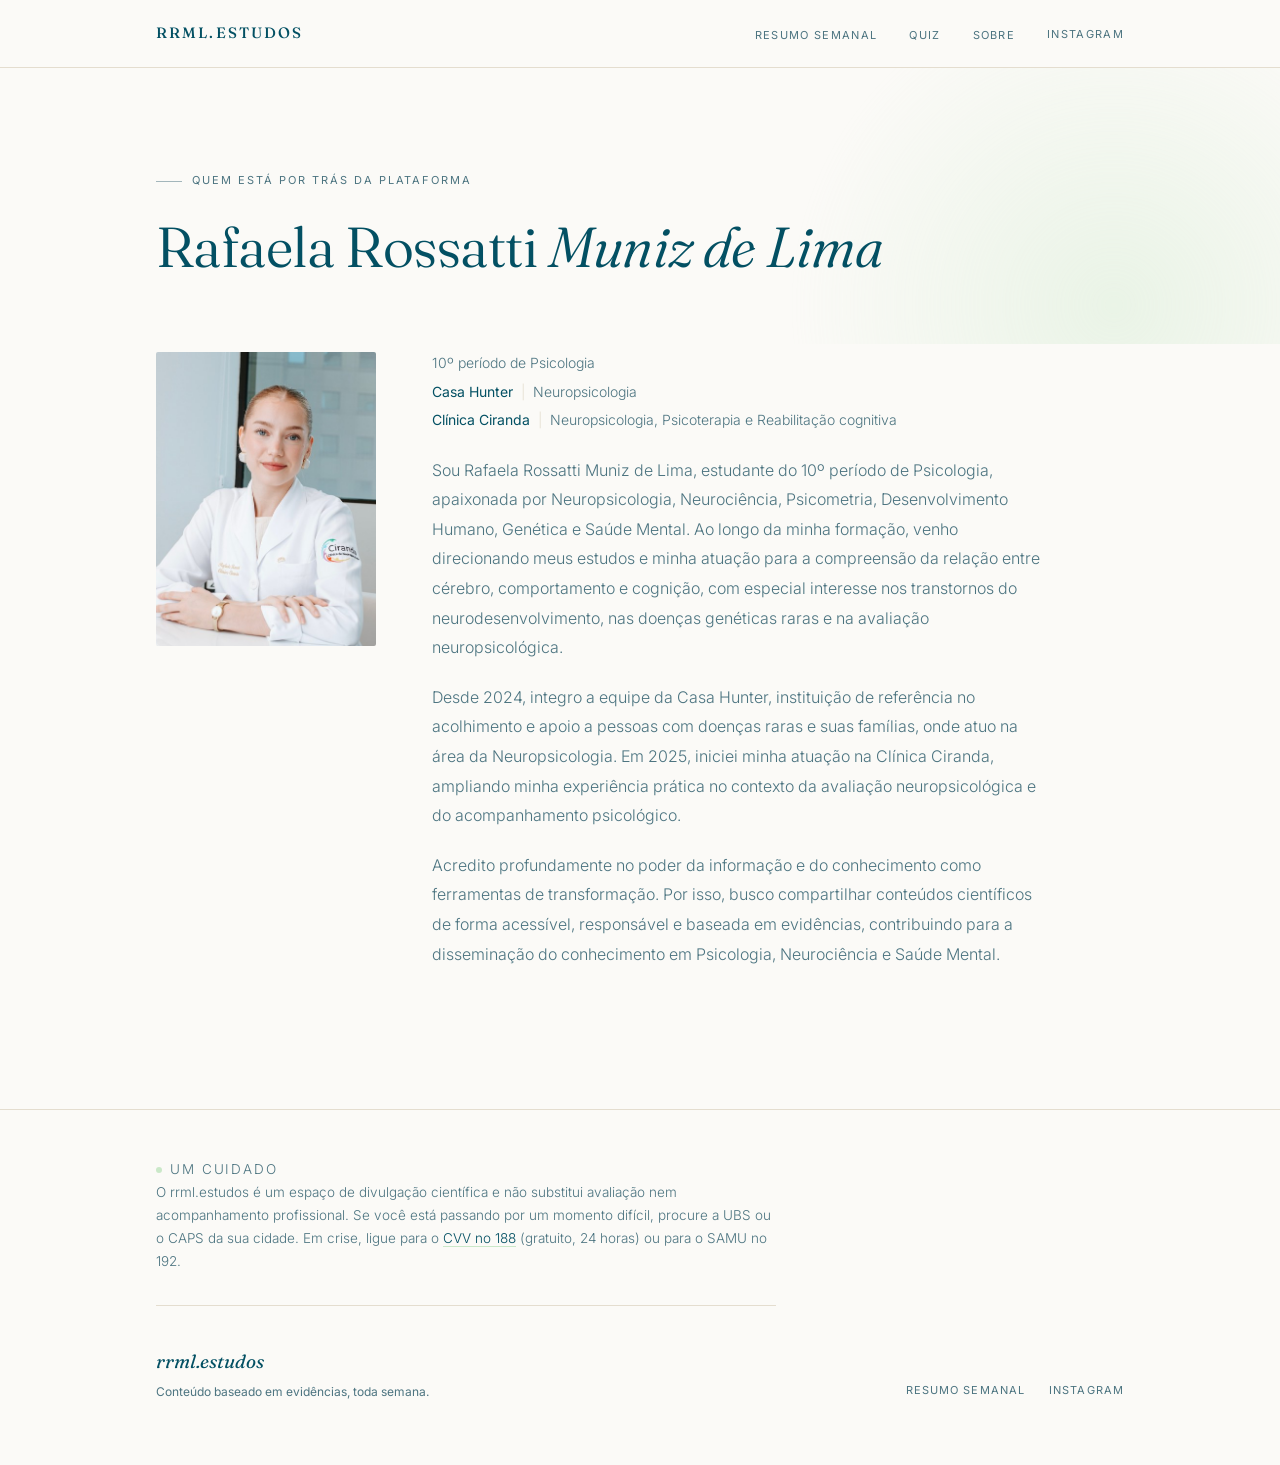
<file: sobre.html>
<!DOCTYPE html>
<html lang="pt-BR">
<head>
<meta charset="utf-8">
<meta name="viewport" content="width=device-width, initial-scale=1">
<title>Sobre — rrml.estudos</title>
<meta name="description" content="Rafaela Rossatti Muniz de Lima — estudante de Psicologia, Neuropsicologia na Casa Hunter e na Clínica Ciranda.">
<link rel="icon" type="image/png" href="favicon.png?v=3">
<link rel="apple-touch-icon" href="apple-touch-icon.png?v=3">
<meta property="og:type" content="profile">
<meta property="og:url" content="https://rrmlblog.github.io/rrml.estudos/sobre.html">
<meta property="og:title" content="Sobre — rrml.estudos">
<meta property="og:description" content="Rafaela Rossatti Muniz de Lima — estudante de Psicologia, Neuropsicologia na Casa Hunter e na Clínica Ciranda.">
<meta property="og:image" content="https://rrmlblog.github.io/rrml.estudos/og-image.png">
<meta name="twitter:card" content="summary_large_image">
<meta name="twitter:title" content="Sobre — rrml.estudos">
<meta name="twitter:description" content="Rafaela Rossatti Muniz de Lima — estudante de Psicologia, Neuropsicologia na Casa Hunter e na Clínica Ciranda.">
<meta name="twitter:image" content="https://rrmlblog.github.io/rrml.estudos/og-image.png">
<link rel="stylesheet" href="styles.css">
</head>
<body data-accent="spring">

<nav class="site-nav">
  <div class="wrap">
    <a class="nav-mark" href="index.html">rrml.estudos</a>
    <ul class="nav-links">
      <li><a href="index.html#resumo-semanal">Resumo semanal</a></li>
      <li><a href="quiz.html">Quiz</a></li>
      <li><a href="sobre.html">Sobre</a></li>
      <li><a class="ig" href="https://www.instagram.com/rrml.estudos/" target="_blank" rel="noopener">Instagram</a></li>
    </ul>
  </div>
</nav>

<header class="hero" style="padding-bottom:40px;">
  <div class="wrap">
    <p class="kicker">Quem está por trás da plataforma</p>
    <h1 class="profile-name">Rafaela Rossatti <em>Muniz de Lima</em></h1>
  </div>
</header>

<main class="wrap">
  <div class="profile">
    <img src="rafaela.jpg" alt="Rafaela Rossatti Muniz de Lima">
    <div>
      <div class="role-list">
        <p class="role-item">10º período de Psicologia</p>
        <p class="role-item"><span class="role-org">Casa Hunter</span><span class="role-sep">|</span><span class="role-desc">Neuropsicologia</span></p>
        <p class="role-item"><span class="role-org">Clínica Ciranda</span><span class="role-sep">|</span><span class="role-desc">Neuropsicologia, Psicoterapia e Reabilitação cognitiva</span></p>
      </div>
      <div class="bio">
        <p>Sou Rafaela Rossatti Muniz de Lima, estudante do 10º período de Psicologia, apaixonada por Neuropsicologia, Neurociência, Psicometria, Desenvolvimento Humano, Genética e Saúde Mental. Ao longo da minha formação, venho direcionando meus estudos e minha atuação para a compreensão da relação entre cérebro, comportamento e cognição, com especial interesse nos transtornos do neurodesenvolvimento, nas doenças genéticas raras e na avaliação neuropsicológica.</p>
        <p>Desde 2024, integro a equipe da Casa Hunter, instituição de referência no acolhimento e apoio a pessoas com doenças raras e suas famílias, onde atuo na área da Neuropsicologia. Em 2025, iniciei minha atuação na Clínica Ciranda, ampliando minha experiência prática no contexto da avaliação neuropsicológica e do acompanhamento psicológico.</p>
        <p>Acredito profundamente no poder da informação e do conhecimento como ferramentas de transformação. Por isso, busco compartilhar conteúdos científicos de forma acessível, responsável e baseada em evidências, contribuindo para a disseminação do conhecimento em Psicologia, Neurociência e Saúde Mental.</p>
      </div>
    </div>
  </div>
</main>

<footer class="site-footer">
  <div class="wrap">
    <aside class="care-note" aria-label="Aviso sobre saúde mental">
      <p class="care-note-label"><span class="dot"></span>Um cuidado</p>
      <p>O rrml.estudos é um espaço de divulgação científica e não substitui avaliação nem acompanhamento profissional. Se você está passando por um momento difícil, procure a UBS ou o CAPS da sua cidade. Em crise, ligue para o <a href="https://cvv.org.br/" target="_blank" rel="noopener">CVV no 188</a> (gratuito, 24 horas) ou para o SAMU no 192.</p>
    </aside>
  </div>
  <div class="wrap footer-grid">
    <div>
      <div class="footer-mark">rrml.estudos</div>
      <div class="footer-line">Conteúdo baseado em evidências, toda semana.</div>
    </div>
    <ul class="footer-nav">
      <li><a href="index.html#resumo-semanal">Resumo semanal</a></li>
      <li><a href="https://www.instagram.com/rrml.estudos/" target="_blank" rel="noopener">Instagram</a></li>
    </ul>
  </div>
</footer>

<script data-goatcounter="https://rafaela.goatcounter.com/count" async src="//gc.zgo.at/count.js"></script>
</body>
</html>
</file>
<file: styles.css>
/* rrml.estudos — editorial design system
   Typography-led, warm-neutral palette, one accent per page. */

@import url('https://fonts.googleapis.com/css2?family=Fraunces:ital,opsz,wght@0,9..144,300;0,9..144,340;0,9..144,480;0,9..144,600;1,9..144,340;1,9..144,480&display=swap');
@import url('https://fonts.googleapis.com/css2?family=Inter:wght@300;400;500&display=swap');

:root{
  /* neutrals */
  --warm-white:#FBFAF7;
  --soft-ivory:#F5EFE7;
  --paper:#FFFDF8;
  --ink:#035063;
  --ink-soft:#4C7480;
  --ink-faint:#9AB0B5;   /* borders/decoration only — 2.2:1, too light for text */
  --ink-muted:#5A7882;   /* quietest text color — 4.5:1 on warm-white (WCAG AA) */
  --line:#E4DDCF;

  /* accent palette — one is chosen per page via [data-accent] */
  --cornflower:#61A6F7;
  --spring:#CAE8C8;
  --peach:#FFD6C9;
  --rose:#FFE2FF;
  --lilac:#E8E2FF;
  --sunflower:#FFD576;
  --mango:#FF7029;
  --raspberry:#C21047;

  --accent: var(--cornflower);
  --accent-ink: var(--ink);

  --font-display:'Fraunces', Georgia, serif;
  --font-body:'Inter', -apple-system, Helvetica, Arial, sans-serif;

  --measure: 64rem;
  --measure-narrow: 38rem;
}

[data-accent="spring"]{ --accent: var(--spring); }
[data-accent="peach"]{ --accent: var(--peach); }
[data-accent="rose"]{ --accent: var(--rose); }
[data-accent="lilac"]{ --accent: var(--lilac); }
[data-accent="sunflower"]{ --accent: var(--sunflower); }
[data-accent="mango"]{ --accent: var(--mango); }
[data-accent="raspberry"]{ --accent: var(--raspberry); }
[data-accent="cornflower"]{ --accent: var(--cornflower); }

*{ box-sizing:border-box; }

body{
  margin:0;
  background:var(--warm-white);
  color:var(--ink);
  font-family:var(--font-body);
  font-weight:400;
  -webkit-font-smoothing:antialiased;
  line-height:1.6;
}

::selection{ background:var(--accent); color:var(--ink); }

a{ color:inherit; }

.wrap{
  max-width:var(--measure);
  margin:0 auto;
  padding:0 28px;
}

/* ---------- Navigation ---------- */

.site-nav{
  position:sticky; top:0; z-index:20;
  background:var(--warm-white);
  border-bottom:1px solid var(--line);
}
.site-nav .wrap{
  display:flex; align-items:center; justify-content:space-between;
  padding-top:20px; padding-bottom:20px;
}
.nav-mark{
  font-family:var(--font-display);
  font-weight:480;
  font-size:15px;
  letter-spacing:0.14em;
  text-transform:uppercase;
  text-decoration:none;
  color:var(--ink);
}
.nav-links{
  display:flex; align-items:center; gap:32px;
  list-style:none; margin:0; padding:0;
}
.nav-links a{
  font-size:11px;
  letter-spacing:0.12em;
  text-transform:uppercase;
  text-decoration:none;
  color:var(--ink-soft);
  transition:color .35s ease;
  padding-bottom:2px;
  border-bottom:1px solid transparent;
}
.nav-links a:hover{ color:var(--ink); border-bottom-color:var(--accent); }
.nav-links .ig{
  display:inline-flex; align-items:center; gap:6px;
}

/* ---------- Hero ---------- */

.hero{
  position:relative;
  overflow:hidden;
  padding:96px 0 88px;
}
.hero::before{
  content:"";
  position:absolute;
  top:-30%; right:-12%;
  width:56vw; height:56vw;
  max-width:640px; max-height:640px;
  border-radius:50%;
  background:radial-gradient(circle at 50% 50%, var(--accent) 0%, transparent 72%);
  opacity:0.35;
  filter:blur(6px);
  z-index:0;
}
.hero .wrap{ position:relative; z-index:1; }
.kicker{
  display:inline-flex; align-items:center; gap:10px;
  font-size:11px; letter-spacing:0.18em; text-transform:uppercase;
  color:var(--ink-soft);
  margin:0 0 28px;
}
.kicker::before{
  content:""; width:26px; height:1px; background:var(--accent-ink, var(--ink));
  background:currentColor; opacity:0.5;
}
.hero h1{
  font-family:var(--font-display);
  font-weight:340;
  font-size:clamp(2.6rem, 6vw, 5.2rem);
  line-height:1.04;
  letter-spacing:-0.01em;
  margin:0 0 28px;
  max-width:16ch;
}
.hero h1 em{
  font-style:italic;
  font-weight:340;
  color:var(--ink);
}
.hero h1.profile-name{
  font-size:clamp(1.8rem, 4.4vw, 3.6rem);
  max-width:none;
  white-space:nowrap;
}
.hero-sub{
  font-size:17px;
  font-weight:300;
  color:var(--ink-soft);
  max-width:var(--measure-narrow);
  line-height:1.75;
  margin:0;
}

/* ---------- Editorial "this week" triptych ---------- */

.triptych{
  padding:8px 0 96px;
  border-bottom:1px solid var(--line);
}
.triptych-grid{
  display:grid;
  grid-template-columns:repeat(3, 1fr);
  gap:0;
}
.triptych-item{
  padding:36px 32px 0 0;
  border-left:1px solid var(--line);
  padding-left:32px;
}
.triptych-item:first-child{ border-left:none; padding-left:0; }
.triptych-label{
  font-size:11px; letter-spacing:0.14em; text-transform:uppercase;
  color:var(--ink-soft); margin:0 0 18px;
}
.triptych-label .dot{
  display:inline-block; width:6px; height:6px; border-radius:50%;
  background:var(--accent); margin-right:8px; vertical-align:1px;
}
.triptych-item h3{
  font-family:var(--font-display);
  font-weight:480;
  font-size:24px;
  line-height:1.28;
  margin:0 0 14px;
}
.triptych-item p{
  font-size:14.5px; color:var(--ink-soft); line-height:1.7; margin:0 0 18px;
  font-weight:300;
}
.triptych-link{
  font-size:12px; letter-spacing:0.06em; text-transform:uppercase;
  text-decoration:none; color:var(--ink);
  display:inline-flex; align-items:center; gap:6px;
  border-bottom:1px solid var(--accent);
  padding-bottom:3px;
}
.triptych-link.is-quiet{
  color:var(--ink-muted); border-bottom-color:var(--line);
  cursor:default;
}

/* ---------- Section headings ---------- */

.section-head{
  padding:80px 0 8px;
  display:flex; align-items:baseline; justify-content:space-between;
  gap:24px; flex-wrap:wrap;
}
.section-head h2{
  font-family:var(--font-display);
  font-weight:340;
  font-style:italic;
  font-size:clamp(1.8rem, 3.4vw, 2.6rem);
  margin:0;
}
.section-head .section-note{
  font-size:13px; color:var(--ink-soft); font-weight:300; max-width:30ch; text-align:right;
}

/* ---------- Journal / archive controls ---------- */

.week-tabs{
  display:flex; gap:28px; margin:44px 0 8px;
  border-bottom:1px solid var(--line);
  overflow-x:auto;
}
.week-tab-btn{
  font-family:var(--font-body);
  font-size:12px; letter-spacing:0.06em; text-transform:uppercase;
  background:none; border:none; border-bottom:2px solid transparent;
  color:var(--ink-muted); cursor:pointer; padding:0 2px 16px; white-space:nowrap;
  transition:color .3s ease;
}
.week-tab-btn:hover{ color:var(--ink); }
.week-tab-btn.active{ color:var(--ink); border-bottom-color:var(--accent); }
.week-hidden{ display:none; }

.filters{ display:flex; flex-wrap:wrap; gap:10px; margin:28px 0 8px; }
.filter-btn{
  font-family:var(--font-body);
  font-size:11px; letter-spacing:0.08em; text-transform:uppercase;
  padding:8px 16px; border-radius:999px; border:1px solid var(--line);
  background:transparent; color:var(--ink-soft); cursor:pointer;
  transition:border-color .3s ease, color .3s ease;
}
.filter-btn:hover{ border-color:var(--ink-faint); }
.filter-btn.active{ background:var(--ink); border-color:var(--ink); color:var(--paper); }

.week{ padding:56px 0 8px; }
.week-date{
  font-family:var(--font-display); font-style:italic; font-weight:400;
  font-size:15px; color:var(--ink-soft); margin-bottom:8px;
}
.region{
  font-size:11px; letter-spacing:0.14em; text-transform:uppercase;
  color:var(--ink-soft); margin:32px 0 4px;
}
.region.is-hidden{ display:none; }

/* ---------- Article block (replaces card) ---------- */

.entry{
  border-top:1px solid var(--line);
  padding:26px 0;
}
.entry.is-hidden{ display:none; }
.entry-kicker{
  font-size:11px; letter-spacing:0.1em; text-transform:uppercase;
  color:var(--ink-muted); margin:0 0 10px;
}
.entry h3{
  font-family:var(--font-display); font-weight:480; font-size:21px;
  line-height:1.3; margin:0 0 10px; max-width:46ch;
}
.entry p{
  font-size:14.5px; color:var(--ink-soft); line-height:1.75;
  margin:0 0 12px; max-width:60ch; font-weight:300;
}
.entry a.source{
  font-size:12px; text-decoration:none; color:var(--ink);
  border-bottom:1px solid var(--accent); padding-bottom:2px;
}
.entry a.source:hover{ opacity:0.7; }

/* ---------- Profile / About ---------- */

.profile{
  display:grid; grid-template-columns:220px 1fr; gap:56px;
  align-items:start; padding:8px 0 24px;
}
.profile img{
  width:100%; aspect-ratio:3/4; object-fit:cover;
  object-position:68% center;
  border-radius:2px;
}
.role-list{ margin:0 0 24px; }
.role-item{
  font-size:14px; line-height:1.6; font-weight:300;
  color:var(--ink-soft); margin:0 0 6px;
}
.role-item:last-child{ margin-bottom:0; }
.role-org{ color:var(--ink); font-weight:400; }
.role-sep{ margin:0 8px; color:var(--line); }
.role-desc{ color:var(--ink-soft); }
.bio p{
  font-size:16px; color:var(--ink-soft); line-height:1.85;
  margin:0 0 20px; max-width:var(--measure-narrow); font-weight:300;
}

/* ---------- Quiz ---------- */

.quiz-shell{ max-width:38rem; margin:0 auto; padding:8px 0 120px; }

.quiz-progress{
  height:2px; background:var(--line); border-radius:2px; overflow:hidden;
  margin-bottom:16px;
}
.quiz-progress-fill{
  height:100%; background:var(--accent-ink, var(--ink)); background:var(--accent);
  transition:width .5s ease;
}
.quiz-meta{
  display:flex; justify-content:space-between; align-items:baseline;
  font-size:11px; letter-spacing:0.1em; text-transform:uppercase;
  color:var(--ink-muted); margin-bottom:40px;
}

.quiz-question{
  font-family:var(--font-display); font-weight:480;
  font-size:clamp(1.5rem, 3.4vw, 2.1rem);
  line-height:1.32; margin:0 0 36px;
}

.quiz-options{ display:flex; flex-direction:column; gap:12px; margin-bottom:0; }
.quiz-option{
  display:flex; align-items:center; justify-content:space-between; gap:16px;
  text-align:left; width:100%;
  font-family:var(--font-body); font-size:15.5px; color:var(--ink);
  background:var(--paper); border:1px solid var(--line); border-radius:2px;
  padding:16px 20px; cursor:pointer;
  transition:border-color .25s ease, opacity .25s ease;
}
.quiz-option:hover:not(:disabled){ border-color:var(--ink-faint); }
.quiz-option:disabled{ cursor:default; }
.quiz-option .qi-icon{
  font-size:16px; opacity:0; transition:opacity .2s ease;
}
.quiz-option.is-correct{
  border-color:var(--ink); border-width:1.5px;
}
.quiz-option.is-correct .qi-icon{ opacity:1; }
.quiz-option.is-wrong{
  color:var(--ink-muted); border-color:var(--line);
}
.quiz-option.is-wrong .qi-icon{ opacity:1; }
.quiz-option.is-muted{ opacity:0.45; }

.quiz-explanation{
  margin-top:28px; padding-top:24px; border-top:1px solid var(--line);
}
.quiz-explanation p{
  font-size:15px; color:var(--ink-soft); line-height:1.75; font-weight:300;
  margin:0 0 10px; max-width:56ch;
}
.quiz-explanation a{
  font-size:12px; text-decoration:none; color:var(--ink);
  border-bottom:1px solid var(--accent); padding-bottom:2px;
}

.quiz-next{
  margin-top:28px;
  font-family:var(--font-body); font-size:12px; letter-spacing:0.08em; text-transform:uppercase;
  background:var(--ink); color:var(--paper); border:none; border-radius:2px;
  padding:14px 26px; cursor:pointer;
}
.quiz-next:hover{ opacity:0.88; }

.quiz-results{ padding:8px 0; }
.quiz-score-label{
  font-size:11px; letter-spacing:0.14em; text-transform:uppercase;
  color:var(--ink-soft); margin:0 0 12px;
}
.quiz-score{
  font-family:var(--font-display); font-weight:340; font-style:italic;
  font-size:clamp(3rem, 9vw, 5rem); line-height:1; margin:0 0 20px;
}
.quiz-score span{ font-size:0.4em; font-style:normal; color:var(--ink-soft); }
.quiz-reaction{
  font-size:16px; color:var(--ink-soft); font-weight:300; line-height:1.7;
  max-width:44ch; margin:0 0 48px;
}
.quiz-reading{ border-top:1px solid var(--line); padding-top:28px; margin-bottom:40px; }
.quiz-reading h3{
  font-size:11px; letter-spacing:0.14em; text-transform:uppercase;
  color:var(--ink-soft); font-weight:400; margin:0 0 18px;
}
.quiz-reading ol{ list-style:none; margin:0; padding:0; }
.quiz-reading li{
  border-top:1px solid var(--line); padding:14px 0;
}
.quiz-reading li:first-child{ border-top:none; }
.quiz-reading a{
  text-decoration:none; color:var(--ink); font-size:14.5px;
  display:flex; justify-content:space-between; gap:12px; align-items:baseline;
}
.quiz-reading a:hover{ color:var(--ink-soft); }
.quiz-reading a .qr-source{ font-size:11px; color:var(--ink-muted); white-space:nowrap; }

.quiz-actions{ display:flex; gap:16px; flex-wrap:wrap; }
.quiz-actions button, .quiz-actions a{
  font-family:var(--font-body); font-size:12px; letter-spacing:0.08em; text-transform:uppercase;
  border-radius:2px; padding:14px 26px; cursor:pointer; text-decoration:none;
  border:1px solid var(--ink); color:var(--ink); background:transparent;
}
.quiz-actions .is-primary{ background:var(--ink); color:var(--paper); }
.quiz-actions a:hover, .quiz-actions button:hover{ opacity:0.75; }

.quiz-hidden{ display:none; }

/* ---------- Newsletter ---------- */

.newsletter{
  border-top:1px solid var(--line);
  padding:80px 0;
}
.newsletter-inner{ max-width:52ch; }
.newsletter h2{
  font-family:var(--font-display); font-weight:340;
  font-size:clamp(1.5rem, 3vw, 2.1rem); line-height:1.25;
  margin:0 0 14px;
}
.newsletter-sub{
  font-size:15px; color:var(--ink-soft); font-weight:300; line-height:1.7;
  margin:0 0 28px;
}
.newsletter-form{ display:flex; gap:12px; flex-wrap:wrap; }
.newsletter-form input[type="email"]{
  flex:1; min-width:220px;
  font-family:var(--font-body); font-size:14.5px; color:var(--ink);
  background:var(--paper); border:1px solid var(--line); border-radius:2px;
  padding:14px 16px;
}
.newsletter-form input[type="email"]::placeholder{ color:var(--ink-muted); }
.newsletter-form input[type="email"]:focus{ outline:none; border-color:var(--ink-faint); }
.newsletter-form button{
  font-family:var(--font-body); font-size:12px; letter-spacing:0.08em; text-transform:uppercase;
  background:var(--ink); color:var(--paper); border:none; border-radius:2px;
  padding:14px 26px; cursor:pointer; white-space:nowrap;
}
.newsletter-form button:hover{ opacity:0.88; }
.newsletter-note{ margin:16px 0 0; font-size:11px; color:var(--ink-muted); }
.newsletter-note a{ color:var(--ink-muted); text-decoration:underline; }
@media (max-width:560px){
  .newsletter-form{ flex-direction:column; }
  .newsletter-form button{ width:100%; }
}

/* ---------- Newsletter toast ---------- */

.newsletter-toast{
  position:fixed; right:24px; bottom:24px; z-index:30;
  width:300px; max-width:calc(100vw - 32px);
  background:var(--warm-white); border:1px solid var(--line);
  padding:20px 20px 22px; border-radius:2px;
  transform:translateY(140%); opacity:0; pointer-events:none;
  transition:transform .5s ease, opacity .5s ease;
}
.newsletter-toast.is-visible{ transform:translateY(0); opacity:1; pointer-events:auto; }
.newsletter-toast-close{
  position:absolute; top:8px; right:10px;
  background:none; border:none; cursor:pointer;
  font-size:18px; line-height:1; color:var(--ink-muted); padding:4px;
}
.newsletter-toast-close:hover{ color:var(--ink); }
.newsletter-toast-kicker{
  font-size:10.5px; letter-spacing:0.14em; text-transform:uppercase;
  color:var(--ink-soft); margin:0 0 10px; padding-right:20px;
}
.newsletter-toast-kicker .dot{
  display:inline-block; width:6px; height:6px; border-radius:50%;
  background:var(--accent); margin-right:7px; vertical-align:1px;
}
.newsletter-toast-text{
  font-family:var(--font-display); font-weight:400; font-size:15px;
  line-height:1.4; color:var(--ink); margin:0 0 14px;
}
.newsletter-toast-form{ display:flex; flex-direction:column; gap:8px; }
.newsletter-toast-form input[type="email"]{
  font-family:var(--font-body); font-size:13.5px; color:var(--ink);
  background:var(--paper); border:1px solid var(--line); border-radius:2px;
  padding:10px 12px;
}
.newsletter-toast-form input[type="email"]::placeholder{ color:var(--ink-muted); }
.newsletter-toast-form input[type="email"]:focus{ outline:none; border-color:var(--ink-faint); }
.newsletter-toast-form button{
  font-family:var(--font-body); font-size:11px; letter-spacing:0.08em; text-transform:uppercase;
  background:var(--ink); color:var(--paper); border:none; border-radius:2px;
  padding:11px 16px; cursor:pointer;
}
.newsletter-toast-form button:hover{ opacity:0.88; }
@media (max-width:560px){
  .newsletter-toast{ left:16px; right:16px; bottom:16px; width:auto; }
}

/* ---------- Footer ---------- */

.site-footer{
  border-top:1px solid var(--line);
  margin-top:96px;
  padding:48px 0 64px;
}
.footer-grid{
  display:flex; justify-content:space-between; align-items:flex-end;
  flex-wrap:wrap; gap:24px;
}
.footer-mark{
  font-family:var(--font-display); font-style:italic; font-size:19px;
}
.footer-line{
  font-size:12px; color:var(--ink-soft); margin-top:6px;
}
.footer-nav{ display:flex; gap:24px; list-style:none; margin:0; padding:0; }
.footer-nav a{
  font-size:11px; letter-spacing:0.1em; text-transform:uppercase;
  text-decoration:none; color:var(--ink-soft);
}
.footer-nav a:hover{ color:var(--ink); }

/* ---------- Responsive ---------- */

@media (max-width: 860px){
  .triptych-grid{ grid-template-columns:1fr; gap:36px; }
  .triptych-item{ border-left:none; padding-left:0; border-top:1px solid var(--line); padding-top:32px; }
  .triptych-item:first-child{ border-top:none; padding-top:0; }
  .profile{ grid-template-columns:1fr; }
  .profile img{ max-width:220px; aspect-ratio:3/4; }
}
@media (max-width: 560px){
  .wrap{ padding:0 20px; }
  .site-nav .wrap{
    flex-direction:column; align-items:flex-start; gap:10px;
    padding-top:16px; padding-bottom:16px;
  }
  .nav-links{ gap:16px; }
  .nav-links a{ font-size:10px; }
  .hero{ padding:48px 0 48px; }
  .hero h1.profile-name{ font-size:clamp(1.05rem, 5.5vw, 2.4rem); }
  .section-head{ flex-direction:column; align-items:flex-start; }
  .section-head .section-note{ text-align:left; }
}

/* ---------- Care note (footer, all pages) ---------- */

.care-note{
  border-bottom:1px solid var(--line);
  padding:0 0 32px; margin:0 0 40px;
  max-width:62ch;
}
.care-note-label{
  font-size:11px; letter-spacing:0.14em; text-transform:uppercase;
  color:var(--ink-soft); margin:0 0 10px;
}
.care-note-label .dot{
  display:inline-block; width:6px; height:6px; border-radius:50%;
  background:var(--accent); margin-right:8px; vertical-align:1px;
}
.care-note p{
  font-size:13.5px; color:var(--ink-soft); line-height:1.7; font-weight:300; margin:0;
}
.care-note a{ color:var(--ink); text-decoration:none; border-bottom:1px solid var(--accent); }

/* ---------- Topics (auto-detected), permalinks ---------- */

.topics{
  display:flex; flex-wrap:wrap; align-items:center; gap:8px 14px; margin:18px 0 0;
}
.topics-label{
  font-size:11px; letter-spacing:0.14em; text-transform:uppercase; color:var(--ink-soft); margin-right:4px;
}
.topic-btn{
  font-family:var(--font-body); font-size:13px; font-weight:400;
  background:none; border:none; border-bottom:1px solid var(--line);
  color:var(--ink-soft); cursor:pointer; padding:4px 0;
  transition:color .25s ease, border-color .25s ease;
}
.topic-btn:hover{ color:var(--ink); border-bottom-color:var(--ink-faint); }
.topic-btn.active{ color:var(--ink); border-bottom-color:var(--accent); }
.topic-count{ font-size:11px; color:var(--ink-muted); }
.filter-status{
  font-family:var(--font-display); font-style:italic; font-size:15px;
  color:var(--ink-soft); margin:20px 0 0; min-height:1px;
}
.filter-status:empty{ margin:0; }
.week.week-empty{ display:none; }

.entry-actions{ display:flex; align-items:baseline; gap:20px; flex-wrap:wrap; }
.entry-copy{
  font-family:var(--font-body); font-size:12px; color:var(--ink-muted);
  background:none; border:none; padding:0 0 2px; cursor:pointer;
  border-bottom:1px solid transparent;
}
.entry-copy:hover{ color:var(--ink); border-bottom-color:var(--line); }
.entry{ scroll-margin-top:120px; }
.entry.is-target{ box-shadow:inset 2px 0 0 var(--accent); padding-left:18px; }

/* ---------- Weekly note (optional, written by Rafaela) ---------- */

.week-note{
  margin:20px 0 8px; padding:22px 0 4px;
  border-top:1px solid var(--line);
  max-width:60ch;
}
.week-note p.week-note-label{
  font-family:var(--font-body); font-style:normal; font-weight:400; line-height:1.6;
  font-size:11px; letter-spacing:0.14em; text-transform:uppercase;
  color:var(--ink-soft); margin:0 0 12px;
}
.week-note-label .dot{
  display:inline-block; width:6px; height:6px; border-radius:50%;
  background:var(--accent); margin-right:8px; vertical-align:1px;
}
.week-note p{
  font-family:var(--font-display); font-style:italic; font-weight:340;
  font-size:17px; line-height:1.6; color:var(--ink); margin:0 0 12px;
}
</file>
